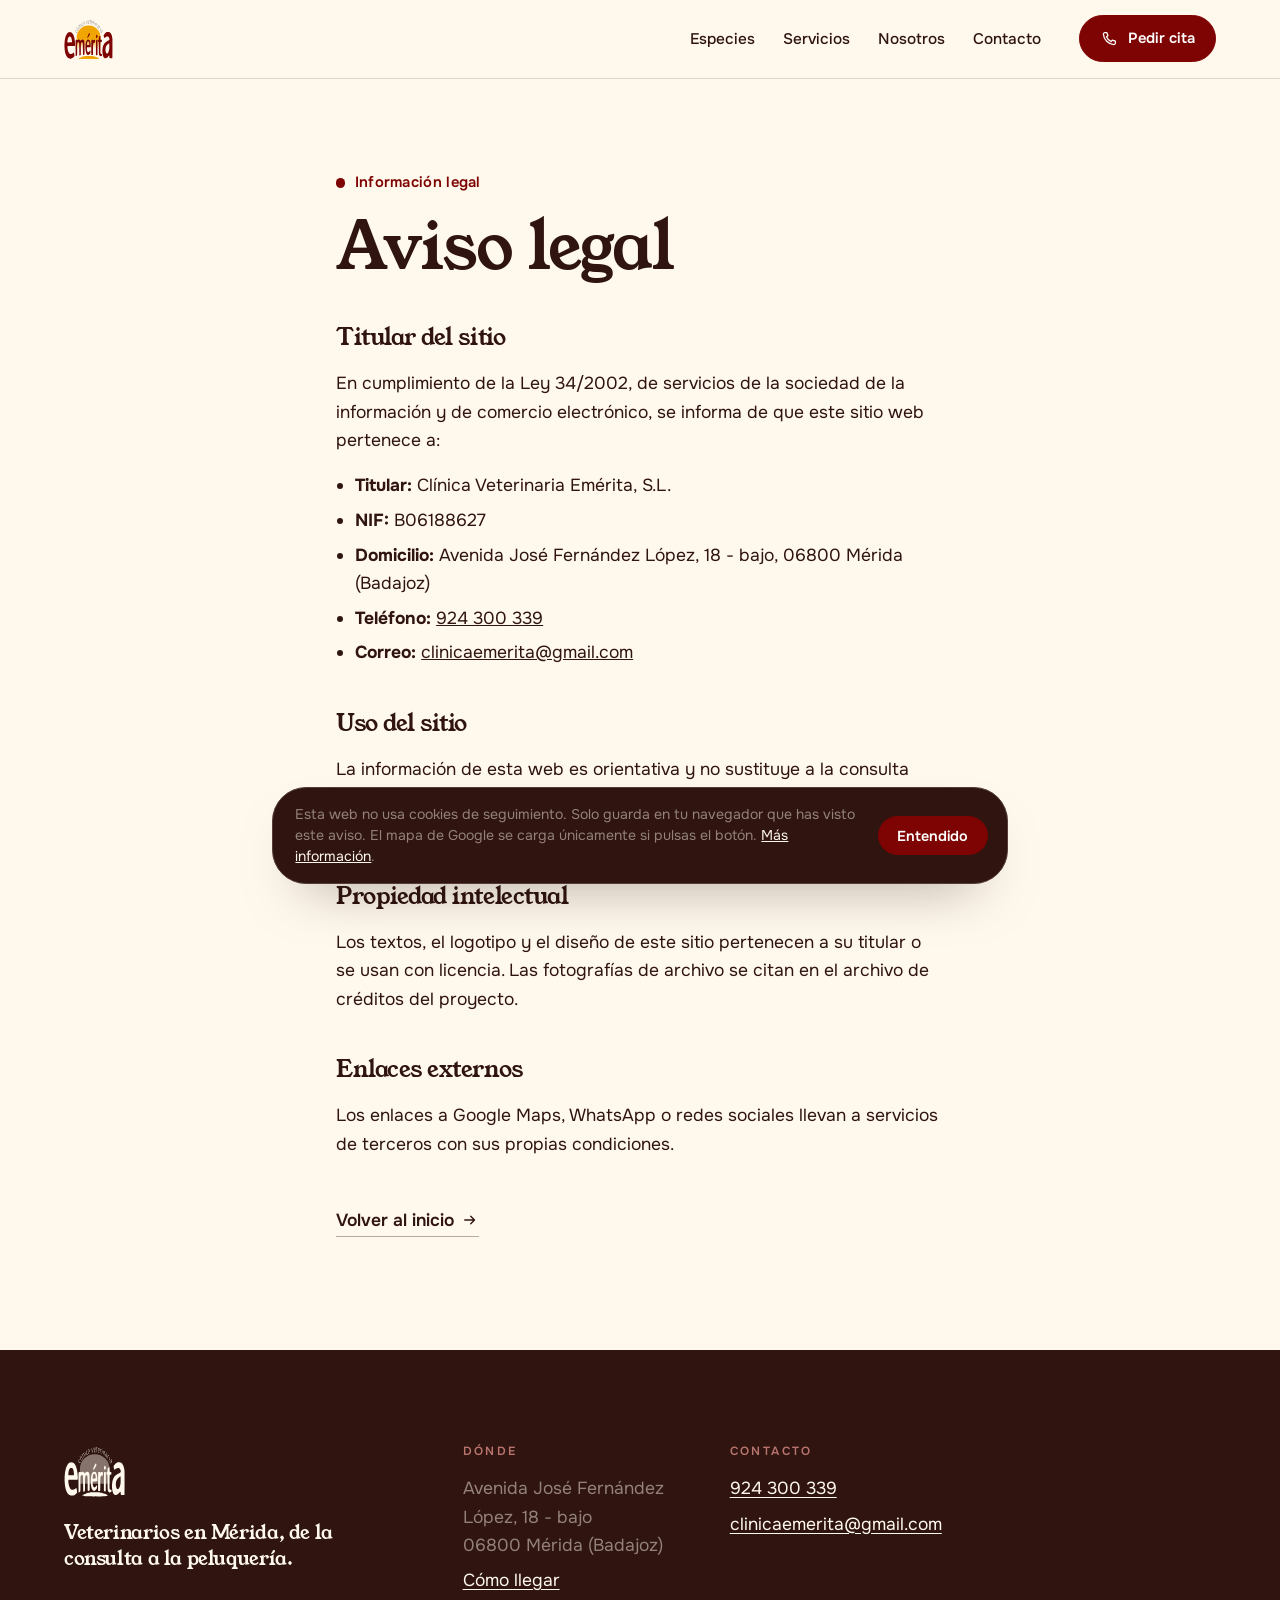
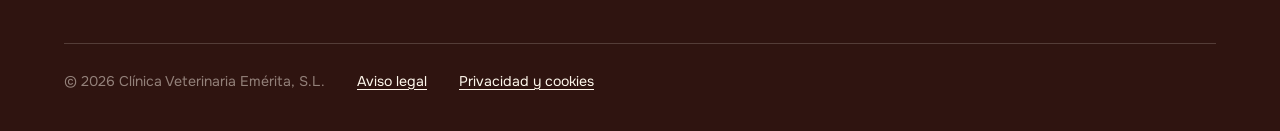
<file: aviso-legal.html>
<!DOCTYPE html>
<!-- GENERADO por scripts/aplicar.mjs desde fuente/aviso-legal.html. No editar a mano. -->
<html lang="es" class="sin-js densidad-marca pagina-legal" data-personalidad="cercana" data-fondo="claro" data-logo-oscuro="mono" data-duotono="no" data-paleta="a" data-marca="ecoemerita">
<head>
<meta charset="utf-8">
<meta name="viewport" content="width=device-width, initial-scale=1">
<meta name="robots" content="noindex, nofollow">
<meta name="theme-color" content="#FFF8EC">
<link rel="icon" href="favicon.svg" type="image/svg+xml">
<link rel="manifest" href="manifest.json">
<link rel="preconnect" href="https://fonts.googleapis.com">
<link rel="preconnect" href="https://fonts.gstatic.com" crossorigin>
<link rel="stylesheet" id="fuentes" href="https://fonts.googleapis.com/css2?family=Young+Serif&amp;family=Onest:wght@400;500;600;700&amp;display=swap">
<link rel="stylesheet" id="hoja-marca" href="css/marca.css?v=6ff5adda">
<link rel="stylesheet" href="css/base.css?v=154d4632">
<script>
/* Bloqueante a propósito: todo lo que cambia el aspecto se resuelve antes del
   primer pintado, o la página arranca de una forma y salta a otra.
   Lo que va entre las marcas del mando lo borra scripts/quitar_mandos.py. */
(function () {
  var h = document.documentElement;
  h.classList.remove('sin-js');
  h.classList.add('con-js');
})();
</script>

<title>Aviso legal · Clínica Veterinaria Emérita</title>
<meta name="description" content="Aviso legal de Clínica Veterinaria Emérita.">
</head>
<body>
<a class="salto-contenido" href="#contenido">Saltar al contenido</a>
<svg class="sprite" aria-hidden="true" focusable="false" width="0" height="0">
<symbol id="i-telefono" viewBox="0 0 24 24"><path d="M6.6 3.5h2.6l1.4 4.1-2 1.5a11.5 11.5 0 0 0 6.3 6.3l1.5-2 4.1 1.4v2.6A2.1 2.1 0 0 1 18.4 19.5 15.2 15.2 0 0 1 4.5 5.6 2.1 2.1 0 0 1 6.6 3.5Z" fill="none" stroke="currentColor" stroke-width="1.7" stroke-linejoin="round"/></symbol>
<symbol id="i-whatsapp" viewBox="0 0 24 24"><path d="M4.2 19.8 5.3 16A8.3 8.3 0 1 1 8.2 18.8Z" fill="none" stroke="currentColor" stroke-width="1.7" stroke-linejoin="round"/><path d="M9.2 8.4c.3 2.8 2.9 5.5 6 6.3l1-1.3-1.8-1-1 .8a5 5 0 0 1-2.3-2.3l.8-1-1-1.8Z" fill="currentColor"/></symbol>
<symbol id="i-mapa" viewBox="0 0 24 24"><path d="M12 21s-6.5-5.6-6.5-11a6.5 6.5 0 0 1 13 0C18.5 15.4 12 21 12 21Z" fill="none" stroke="currentColor" stroke-width="1.7" stroke-linejoin="round"/><circle cx="12" cy="10" r="2.3" fill="none" stroke="currentColor" stroke-width="1.7"/></symbol>
<symbol id="i-reloj" viewBox="0 0 24 24"><circle cx="12" cy="12" r="8.5" fill="none" stroke="currentColor" stroke-width="1.7"/><path d="M12 7.5V12l3 2" fill="none" stroke="currentColor" stroke-width="1.7" stroke-linecap="round"/></symbol>
<symbol id="i-correo" viewBox="0 0 24 24"><rect x="3.5" y="5.5" width="17" height="13" rx="2" fill="none" stroke="currentColor" stroke-width="1.7"/><path d="m4 7 8 6 8-6" fill="none" stroke="currentColor" stroke-width="1.7" stroke-linejoin="round"/></symbol>
<symbol id="i-flecha" viewBox="0 0 24 24"><path d="M5 12h13m-5-5 5 5-5 5" fill="none" stroke="currentColor" stroke-width="1.8" stroke-linecap="round" stroke-linejoin="round"/></symbol>
<symbol id="i-coche" viewBox="0 0 24 24"><path d="M5 16.5V12l1.8-4.6A1.6 1.6 0 0 1 8.3 6.4h7.4a1.6 1.6 0 0 1 1.5 1L19 12v4.5M5 12h14M5 16.5h14" fill="none" stroke="currentColor" stroke-width="1.7" stroke-linejoin="round"/><circle cx="8" cy="16.5" r="1.6" fill="currentColor"/><circle cx="16" cy="16.5" r="1.6" fill="currentColor"/></symbol>
<symbol id="i-tarjeta" viewBox="0 0 24 24"><rect x="3.5" y="6" width="17" height="12" rx="2" fill="none" stroke="currentColor" stroke-width="1.7"/><path d="M3.5 10h17M7 14.5h3" fill="none" stroke="currentColor" stroke-width="1.7" stroke-linecap="round"/></symbol>
<symbol id="i-estrella" viewBox="0 0 24 24"><path d="m12 3.2 2.7 5.6 6.1.8-4.5 4.2 1.1 6.1L12 17l-5.4 2.9 1.1-6.1-4.5-4.2 6.1-.8Z" fill="currentColor"/></symbol>
<symbol id="i-mas" viewBox="0 0 24 24"><path d="M12 5v14M5 12h14" fill="none" stroke="currentColor" stroke-width="1.8" stroke-linecap="round"/></symbol>
<symbol id="i-check" viewBox="0 0 24 24"><path d="m5 12.5 4.2 4L19 7" fill="none" stroke="currentColor" stroke-width="1.9" stroke-linecap="round" stroke-linejoin="round"/></symbol>
<symbol id="i-instagram" viewBox="0 0 24 24"><rect x="4" y="4" width="16" height="16" rx="4.5" fill="none" stroke="currentColor" stroke-width="1.7"/><circle cx="12" cy="12" r="3.6" fill="none" stroke="currentColor" stroke-width="1.7"/><circle cx="16.9" cy="7.1" r="1.1" fill="currentColor"/></symbol>
<symbol id="i-facebook" viewBox="0 0 24 24"><path d="M13.5 20v-7h2.4l.4-2.8h-2.8V8.5c0-.8.3-1.4 1.4-1.4h1.5V4.6a19 19 0 0 0-2.2-.1c-2.2 0-3.6 1.3-3.6 3.7v2H8.2V13h2.4v7" fill="none" stroke="currentColor" stroke-width="1.6" stroke-linejoin="round"/></symbol>

<symbol id="especie-perro" viewBox="0 0 120 120"><path fill="currentColor" fill-rule="evenodd" d="M24.4 106.9 23.6 106.5Q23.4 106.4 23.2 106.3L22.5 105.9L22.5 105.9Q22.3 105.8 22.1 105.7L21.4 105.2Q21.2 105.1 21.1 105L21.1 104.9L20.4 104.4L20.4 104.4Q20.2 104.2 20.1 104.1L20.1 104.1L19.5 103.5Q19.3 103.4 19.2 103.2L19.2 103.2L18.7 102.5L18.7 102.5Q18.5 102.4 18.4 102.2L18 101.5Q17.9 101.3 17.8 101.1L17.4 100.4Q17.3 100.2 17.2 100L16.9 99.3Q16.8 99.1 16.8 98.9L16.5 98.1Q16.5 97.9 16.4 97.7L16.3 96.8Q16.2 96.7 16.2 96.5L16.1 95.5Q16.1 95.4 16.1 95.3L16.1 94.2L16.1 94.2Q16.1 94.2 16.1 94.1L16.1 94.1Q16.1 94 16.1 94L16.1 92.9L16.1 92.9Q16.1 92.7 16.1 92.6L16.3 91.6Q16.3 91.4 16.3 91.3L16.5 90.2Q17 87.8 19.4 87.8Q20.6 87.8 21.4 88.7Q22.3 89.5 22.3 90.7Q22.3 90.9 22.2 91.1L22.1 92.1Q22.1 92.2 22.1 92.3L22 93Q22 93.1 22 93.2L22 93.9Q22 94 22.1 94L22.1 94.7Q22.1 94.7 22.1 94.8L22.2 95.4Q22.3 95.5 22.3 95.6L22.4 96Q22.5 96.1 22.5 96.2L22.7 96.7Q22.7 96.8 22.7 96.8L22.9 97.2Q23 97.3 23 97.4L23.2 97.7Q23.3 97.8 23.4 97.9L23.6 98.2Q23.7 98.3 23.7 98.4L24 98.6Q24.1 98.7 24.2 98.8L24.5 99Q24.5 99.1 24.6 99.1L25 99.4Q25.1 99.4 25.1 99.5L25.5 99.7Q25.6 99.8 25.7 99.8L26.2 100Q26.3 100 26.3 100.1L26.9 100.3Q27 100.3 27 100.3L27.6 100.5Q27.7 100.5 27.8 100.5L28.5 100.6Q28.6 100.7 28.6 100.7L29.4 100.8Q30.5 100.9 31.1 100.4Q31.7 99.9 31.8 98.8Q31.9 98.3 31.7 97.8Q28.8 90.3 31.8 81.2Q31.9 81.1 31.9 81.1Q34.4 72.1 42.2 64.8Q47.3 60 56.8 54.3Q56.8 54.2 56.9 54.2Q58.7 53 60.3 51.6Q61.7 50.3 60.6 48.7Q58.8 46.1 59.7 40.8Q59.7 40.8 59.7 40.8Q61.6 25.8 68.3 23.5Q68.5 23.5 68.7 23.4Q69 23.3 69.2 23.2Q71.9 21.6 75.1 21.6Q78.8 21.6 81.8 23.7Q84.1 25.4 85.4 28Q86 29.2 87.4 29.2Q94.4 29.1 98.6 31Q99.2 31.3 99.9 31.2Q100.2 31.1 100.5 31.1Q101.9 31.1 102.9 32.1Q103.9 33.1 103.9 34.6Q103.9 36.1 103 37Q102.2 37.7 102.2 38.6Q102.2 41.6 101.1 43.5Q101 43.7 100.8 43.8Q98 45.8 92.1 46Q90.7 46 89.4 46Q88.3 45.9 87.7 46.4Q87.1 47 87.1 48.1Q87 48.7 87.4 49.3Q89.8 53.1 90.8 55.4Q93 60.6 92.3 65.7Q92.3 65.8 92.3 65.9L91.6 99.5Q91.5 101.2 93.2 101.7Q96.7 102.5 96.7 104.6Q96.7 107.1 92 107.9Q91.9 107.9 91.7 107.9Q91.7 107.9 91.7 107.9Q91.7 108 91.7 108Q91.7 108 91.6 108L91.6 108Q91.6 108 91.6 108H25.9Q25.6 107.3 24.7 107Q24.6 106.9 24.4 106.9ZM71 103.8Q70.7 105 71.8 105.3Q73 105.6 73.3 104.5Q76.4 93.9 72 85.6Q67.6 77.2 57.1 74.2Q56.6 74 56.2 74.2Q55.8 74.5 55.7 75Q55.3 76.2 56.5 76.5Q66 79.2 69.9 86.7Q73.8 94.1 71 103.8ZM75.2 25Q74.8 23.9 73.7 24.3Q73.1 24.5 72.9 24.9Q72.8 25.3 73 25.9Q75 31.2 73.3 38.5Q71.6 45.7 67.4 50.6Q67 51 67.1 51.5Q67.1 51.9 67.6 52.3Q68.5 53.1 69.2 52.1Q73.8 46.8 75.6 39Q77.5 31 75.2 25ZM84.3 30.2C84.3 28.9 83.2 27.7 81.8 27.7C80.4 27.7 79.3 28.9 79.3 30.2C79.3 31.6 80.4 32.7 81.8 32.7C83.2 32.7 84.3 31.6 84.3 30.2Z"/></symbol>
<symbol id="especie-gato" viewBox="0 0 120 120"><path fill="currentColor" fill-rule="evenodd" d="M80.8 33.8Q83.4 37.8 82.5 41.6Q81.9 44 79.9 45.8Q79.4 46.3 79.3 47Q78.9 48.6 77.8 49.9Q76.4 51.4 77.7 52.9Q82.2 57.8 82.1 64.8Q82.1 64.8 82.1 64.9Q82.1 66.1 81.9 67.2Q81.9 67.3 81.9 67.3Q81.6 68.6 81.1 70.8Q80 76.1 80 78.9V97.1Q70.2 98.2 59.9 98Q62 89 57 82.3Q51.9 75.3 41.3 73.8Q40.7 73.7 40.4 74Q40.1 74.3 40 74.9Q39.8 76 41 76.2Q50.6 77.6 55.1 83.7Q59.5 89.7 57.5 98Q49.5 97.7 41.3 96.6Q40.1 96.5 40 97.7Q39.8 98.8 41 99Q62 101.8 81.3 99.3Q81.7 99.4 82.2 99.4Q82.3 99.4 82.4 99.4L83.9 99.2L84 99.2L84 99.2L85.7 99Q85.8 99 85.8 99L87.3 98.7Q87.4 98.7 87.4 98.7L88.3 98.5Q88.5 98.5 88.7 98.4L88.9 98.3Q88.9 98.3 89 98.3L89.5 98Q89.6 98 89.6 98L90.1 97.7Q90.1 97.7 90.2 97.7L90.6 97.4Q90.7 97.4 90.7 97.3L91.1 97.1Q91.1 97.1 91.2 97L91.5 96.8Q91.5 96.7 91.6 96.7L91.9 96.5Q91.9 96.4 92 96.4L92.2 96.2Q92.3 96.1 92.3 96.1L92.5 95.8Q92.5 95.8 92.6 95.7L92.7 95.5Q92.8 95.5 92.8 95.4L93 95.2Q93 95.2 93.1 95.1L93.2 94.9Q93.2 94.8 93.2 94.8L93.3 94.6Q93.4 94.5 93.4 94.4L93.5 94.2Q93.5 94.1 93.5 94.1L93.6 93.9Q93.6 93.8 93.6 93.7L93.7 93.5Q93.7 93.4 93.7 93.3L93.8 93.1Q93.8 93 93.8 92.9L93.8 92.7Q93.8 92.6 93.8 92.5L93.8 92.2Q93.8 92.1 93.8 92.1L93.8 91.7Q93.8 91.7 93.8 91.6L93.7 91.2Q93.7 91.2 93.7 91.1L93.7 90.7Q93.7 90.6 93.6 90.6L93.5 90.1Q93.5 90.1 93.5 90L93.4 89.5Q93.3 89.1 93.3 88.6Q93.3 87.3 94.2 86.3Q95.1 85.4 96.5 85.4Q98.8 85.4 99.5 87.6L99.7 88.2Q99.8 88.3 99.8 88.5L99.8 88.5L100 89Q100 89.2 100 89.3L100 89.3L100 89.3L100.2 89.9Q100.2 89.9 100.2 89.9Q100.2 90 100.2 90.2L100.2 90.2L100.2 90.2L100.3 90.8Q100.4 90.9 100.4 91L100.4 91.1L100.5 91.6L100.5 91.6Q100.5 91.8 100.5 91.9L100.5 91.9L100.5 92.5L100.5 92.5L100.5 92.6Q100.5 92.7 100.5 92.8L100.5 93.4L100.5 93.4Q100.5 93.6 100.5 93.7L100.5 94.3Q100.5 94.4 100.5 94.6L100.5 94.6L100.4 95.1Q100.4 95.3 100.3 95.5L100.3 95.5L100.2 96Q100.2 96.2 100.1 96.3L100.1 96.3L100.1 96.4L100 96.8Q99.9 97 99.9 97.2L99.8 97.2Q99.8 97.2 99.8 97.2Q99.8 97.2 99.8 97.2Q99.8 97.2 99.8 97.2L99.7 97.6Q99.6 97.9 99.5 98L99.5 98L99.3 98.5Q99.3 98.5 99.3 98.5Q99.2 98.7 99.1 98.8L99.1 98.8L99.1 98.8L98.9 99.3Q98.8 99.5 98.7 99.6L98.7 99.6L98.4 100.1L98.4 100.1Q98.3 100.2 98.2 100.4L98.2 100.4L97.8 100.9Q97.7 101 97.6 101.1L97.6 101.1L97.6 101.1L97.2 101.6L97.2 101.6L97.2 101.6Q97.1 101.7 97 101.8L97 101.8L96.5 102.3Q96.4 102.4 96.3 102.4L96.3 102.4L96.3 102.5L96.3 102.5L96.3 102.5L95.8 102.9L95.7 102.9Q95.7 103 95.6 103Q95.6 103.1 95.5 103.1Q95.6 103.1 95.6 103.1L95 103.5Q94.9 103.6 94.8 103.7L94.8 103.7L94.2 104.1Q94.2 104.1 94.2 104.1L94.2 104.1Q94.1 104.2 93.9 104.3L93.9 104.3L93.9 104.3L93.3 104.6L93.3 104.6Q93.2 104.7 93.1 104.8L93.1 104.8L93 104.8L92.4 105.1Q92.3 105.2 92.1 105.3L92.1 105.3L92.1 105.3L91.5 105.6L91.5 105.6Q91 105.9 90.5 106L89.1 106.3Q88.9 106.3 88.8 106.4L88.8 106.4L87.2 106.7Q87.1 106.7 86.9 106.7L86.9 106.7L85.2 107Q85 107 84.9 107L84.9 107.1L83 107.3L82.9 107.3Q82.9 107.3 82.8 107.3L82.8 107.3L81.3 107.5Q80.8 107.6 80.4 107.8Q80.1 108 79.8 108H27.5L27.3 108Q25.6 107.9 24.4 106.6Q23.2 105.4 23.2 103.6Q23.2 103 23.4 102.4Q23.7 101.3 23 100.4Q18.3 94.2 19.8 84.7Q22.5 68.6 43.1 56.6Q43.1 56.6 43.1 56.6Q46.1 54.7 50.5 51.8Q52.7 50.4 54.2 49.4Q56.1 48.3 54.9 46.4Q54.9 46.4 54.9 46.4Q52.8 43.2 52.8 39.1Q52.8 38.5 52.9 37.9Q52.9 37.7 52.8 37.4Q52.8 37.2 52.8 37L55.8 20Q56 18.8 57.2 19Q57.6 19.1 57.8 19.3L63.8 25Q64.5 25.6 65.5 25.6Q65.8 25.6 66.2 25.6Q67.2 25.5 67.8 24.7L73.7 17.6Q74.5 16.7 75.4 17.4Q75.7 17.6 75.8 18L80.3 32.7Q80.4 33 80.5 33.2Q80.5 33.3 80.6 33.4Q80.7 33.6 80.8 33.8ZM74.7 37.2C74.7 35.8 73.6 34.7 72.2 34.7C70.8 34.7 69.7 35.8 69.7 37.2C69.7 38.6 70.8 39.7 72.2 39.7C73.6 39.7 74.7 38.6 74.7 37.2Z"/></symbol>
<symbol id="especie-ave" viewBox="0 0 120 120"><path fill="currentColor" fill-rule="evenodd" d="M79.2 74.8Q76.4 86.1 68.7 92.6Q66.1 94.7 63.5 96Q61.5 96.9 62.5 98.9Q63.1 100.2 64.4 100.2H97.7Q99.3 100.2 100.5 101.3Q101.6 102.5 101.6 104.1Q101.6 105.7 100.5 106.9Q99.3 108 97.7 108H46.2Q44.5 108 43.4 106.9Q42.3 105.7 42.2 104.1Q42.2 103 41.7 102.5Q41.1 102 40 102Q39.4 102 38.9 102.3L38.8 102.3Q38.8 102.4 38.7 102.4L38.7 102.4L38.7 102.4L37.6 103.1Q37.5 103.1 37.4 103.2L37.4 103.2L36.4 103.8Q36.3 103.8 36.2 103.9L36.2 103.9L35.1 104.5Q35.1 104.5 35 104.6L35 104.6L35 104.6L33.9 105.2L33.9 105.2Q33.8 105.2 33.7 105.3L33.7 105.3L32.7 105.8Q32.7 105.9 32.6 105.9Q32.6 105.9 32.5 105.9L32.5 105.9L31.5 106.5Q31.4 106.6 31.3 106.6L31.3 106.6L30.3 107.2Q30.1 107.2 30.1 107.3L30.1 107.3L29 107.8Q29 107.8 29 107.8Q28.9 107.8 28.9 107.9L28.8 107.9L28.6 108H18.4Q18.4 106.5 19.6 105.6L19.6 105.5L20.5 104.8L20.6 104.8L20.6 104.7L20.6 104.7L21.6 103.9L21.6 103.9L21.6 103.9L22.5 103.1L22.6 103.1L22.6 103.1L22.6 103.1L22.6 103.1L23.5 102.3L23.5 102.3L23.5 102.3L23.5 102.2L23.5 102.2L23.6 102.2L24.5 101.4L24.5 101.4L24.5 101.4L24.6 101.4L24.6 101.4Q24.6 101.3 24.7 101.3L25.5 100.5L25.5 100.5Q25.6 100.5 25.6 100.5L25.6 100.5L26.5 99.6Q26.6 99.6 26.6 99.6L26.6 99.6L27.5 98.8L27.5 98.8L27.5 98.8L27.6 98.7L28.5 97.9L28.5 97.9L28.5 97.9Q28.5 97.8 28.5 97.8L28.6 97.8L29.5 97L29.5 96.9L29.5 96.9L29.6 96.9L30.5 96L30.5 96L30.5 96L30.5 96L31.5 95.1L31.5 95.1L31.5 95.1L31.5 95.1L32.5 94.2L32.5 94.2L32.5 94.1L32.5 94.1L33.5 93.2L33.5 93.2L33.5 93.2L33.5 93.2L34.5 92.3L34.5 92.3L34.5 92.2L34.5 92.2L35.4 91.3L35.4 91.3L35.5 91.3Q35.5 91.2 35.5 91.2L35.5 91.2L36.4 90.3L36.4 90.3L36.5 90.3L37.4 89.3L37.4 89.3L37.4 89.3L38.4 88.3L38.4 88.3L38.4 88.3L38.4 88.3L39.4 87.3L39.4 87.3L39.4 87.3L39.4 87.3L40 86.6Q40.9 85.7 40.5 84.4Q37.4 75.5 40 65Q42 57 46.8 51.1Q50.3 46.8 54.5 44.5Q55.5 44 55.7 43.3Q55.9 42.6 55.4 41.6Q55.3 41.4 55.1 41.2Q51.8 37.3 51.8 31.8Q51.8 25.8 56 21.5Q60.3 17.3 66.3 17.3Q72.4 17.3 76.6 21.5Q80.8 25.7 80.9 31.5Q80.9 32.5 81.7 33.2Q85.5 36.3 84.6 41.4Q84.1 44.2 82.6 46.1Q81.8 47 80.9 46.3Q80.7 46.1 80.6 45.9Q79.4 43.9 75.8 43.7Q73.6 43.6 73.5 45.8Q73.5 46.8 74.1 47.4Q77.7 51.3 79.3 57.5Q81.4 65.7 79.2 74.8ZM49.5 54.6Q49.9 53.5 48.8 53.1Q47.6 52.7 47.3 53.9Q43.6 64.8 45.1 75.3Q46.8 86.8 54.3 94.3Q55.1 95.1 56 94.3Q56.4 93.9 56.4 93.4Q56.4 93 56 92.6Q49 85.6 47.5 74.9Q46.1 65 49.5 54.6ZM73.3 28.5C73.3 27.1 72.2 26 70.8 26C69.4 26 68.3 27.1 68.3 28.5C68.3 29.9 69.4 31 70.8 31C72.2 31 73.3 29.9 73.3 28.5Z"/></symbol>
<symbol id="logo-ecoemerita" viewBox="0 0 1359.839 1136.806"><defs><linearGradient id="l-ecoemerita-sol-g" x1="0" y1="0" x2="0" y2="1"><stop offset="0" stop-color="#F0A500"/><stop offset=".55" stop-color="#F0A500"/><stop offset="1" stop-color="#F0A500" stop-opacity="0"/></linearGradient></defs>
<path fill="url(#l-ecoemerita-sol-g)" d="M352.932 838.332V512.332A330 330 0 0 1 1012.932 512.332V838.332Z"/>
<path fill="#F0A500" fill-rule="evenodd" d="M729.432 1121.832C725.532 1121.132 718.832 1119.532 714.532 1118.432C702.632 1115.332 690.432 1115.532 675.432 1119.332C660.132 1123.132 653.732 1123.132 638.432 1119.332C621.632 1115.032 604.532 1114.432 519.332 1114.932C427.632 1115.532 417.532 1114.732 412.432 1106.932C408.032 1100.232 411.232 1093.532 421.032 1088.632C431.632 1083.232 468.832 1065.832 477.332 1062.332C481.632 1060.432 489.932 1056.132 495.832 1052.632C507.432 1045.732 509.632 1044.932 521.432 1043.232C525.832 1042.632 532.332 1041.532 535.932 1040.832C539.532 1040.132 546.932 1038.732 552.432 1037.832C557.932 1036.832 567.232 1034.632 573.132 1032.732C592.632 1026.632 589.332 1026.832 688.932 1026.832C780.432 1026.832 780.432 1026.832 794.432 1030.632C802.432 1032.832 814.732 1035.332 823.132 1036.332C841.032 1038.632 845.832 1039.832 865.232 1046.932C873.632 1050.032 891.832 1056.532 905.732 1061.432C934.932 1071.732 935.532 1072.032 950.932 1082.332C968.732 1094.332 971.832 1099.832 965.032 1107.632C958.932 1114.432 958.032 1114.532 905.632 1114.832C853.032 1115.132 851.032 1115.332 834.432 1119.632C820.432 1123.332 745.032 1124.932 729.432 1121.832Z"/>
<path fill="#666666" fill-rule="evenodd" d="M1037.032 386.732C1034.632 381.332 1036.632 372.532 1041.032 369.632C1047.332 365.432 1049.832 354.132 1045.832 347.632C1044.632 345.732 1043.632 342.932 1043.432 341.332C1043.332 339.632 1042.032 337.532 1040.332 335.932C1037.632 333.632 1037.532 333.332 1039.032 331.832C1041.032 329.732 1043.932 332.032 1043.932 335.832C1043.932 339.832 1052.332 340.932 1055.932 337.332C1060.032 333.232 1058.032 314.932 1052.532 306.932C1051.132 304.832 1049.932 302.432 1049.932 301.732C1049.932 301.032 1048.032 299.232 1045.732 297.632C1040.532 294.132 1040.132 292.932 1043.432 290.732C1046.732 288.632 1050.532 290.032 1052.032 294.032C1052.632 295.632 1054.132 297.932 1055.432 299.332C1059.132 303.232 1064.932 320.732 1064.932 328.032C1064.932 334.132 1055.732 361.132 1051.332 367.832C1050.632 368.932 1048.632 373.632 1046.932 378.332C1042.932 389.332 1039.532 392.132 1037.032 386.732ZM344.932 378.332C341.932 377.232 339.332 376.332 339.232 376.332C339.132 376.332 337.932 373.032 336.432 369.132C334.932 365.132 332.832 360.432 331.732 358.632C328.832 353.732 324.832 339.632 324.232 331.732C323.432 322.032 327.532 305.632 332.132 299.332C333.232 297.932 335.032 295.232 336.232 293.332C338.732 289.532 341.232 288.532 343.432 290.332C345.732 292.232 345.232 294.232 341.732 298.332C333.832 307.432 330.932 315.432 330.932 327.732C330.932 338.732 340.932 365.232 346.132 367.932C351.932 370.932 360.532 368.932 361.632 364.432C362.332 361.332 365.732 357.332 367.632 357.332C369.432 357.332 369.332 364.732 367.532 366.232C366.732 366.932 365.132 369.432 364.032 371.832C360.432 379.532 354.432 381.532 344.932 378.332ZM1021.732 369.632C1016.332 358.932 1015.632 334.532 1020.632 329.032C1021.732 327.832 1023.332 325.532 1024.032 323.832C1025.932 319.932 1030.132 318.332 1033.732 320.432C1037.332 322.432 1037.232 325.432 1033.432 327.132C1028.632 329.232 1027.632 329.932 1026.832 331.432C1020.932 343.532 1020.632 344.332 1021.332 350.132C1022.432 359.732 1025.532 367.632 1029.032 369.732C1033.132 372.132 1032.732 375.732 1028.332 376.132C1025.332 376.432 1024.932 376.032 1021.732 369.632ZM385.132 334.132C384.632 333.432 383.032 329.432 381.632 325.332C380.232 321.232 378.032 315.332 376.832 312.332C375.632 309.332 373.632 303.432 372.232 299.332C370.932 295.232 368.932 289.732 367.832 287.132C366.832 284.532 365.932 281.132 365.932 279.632C365.932 276.732 363.032 267.432 358.932 257.332C354.332 245.932 353.632 243.632 352.732 235.832C351.132 223.432 351.232 221.932 353.132 221.532C355.132 221.132 359.932 231.032 359.932 235.732C359.932 237.432 362.032 244.732 364.532 251.832C373.232 276.432 373.932 278.732 373.932 281.632C373.932 283.132 374.832 286.532 375.832 289.132C376.832 291.732 378.732 296.932 379.832 300.732C381.032 304.532 382.432 308.432 383.032 309.532C384.032 311.432 384.632 313.232 388.332 326.732C390.432 334.332 388.632 338.432 385.132 334.132ZM994.932 325.332C994.132 324.832 993.832 323.432 994.232 321.732C995.232 316.132 999.032 302.732 1000.832 298.332C1001.832 295.832 1003.432 292.032 1004.432 289.832C1005.332 287.532 1006.432 283.332 1006.832 280.332C1007.332 277.332 1008.732 272.332 1009.932 269.332C1011.132 266.332 1013.232 260.332 1014.532 256.032C1018.132 244.932 1022.032 244.032 1021.232 254.632C1020.832 260.032 1019.432 264.232 1015.332 272.932C1014.032 275.732 1012.932 279.432 1012.932 281.132C1012.932 285.032 1010.932 292.332 1006.932 303.332C998.732 325.932 997.932 327.232 994.932 325.332ZM406.132 298.632C403.032 289.832 400.932 282.232 400.932 279.532C400.932 277.132 396.732 263.132 393.032 252.832C390.232 245.232 388.932 239.932 388.932 236.232C388.932 234.332 388.032 231.132 386.932 229.032C383.932 223.432 385.332 217.432 389.332 218.932C391.132 219.632 395.632 232.532 396.232 238.832C396.532 241.632 399.332 251.332 402.332 260.532C405.432 269.732 407.932 278.832 407.932 280.632C407.932 282.532 408.532 285.932 409.332 288.132C411.532 294.432 411.832 303.632 409.832 304.132C408.632 304.332 407.632 302.832 406.132 298.632ZM958.232 283.732C957.232 281.232 958.832 268.432 960.532 265.132C962.532 261.332 967.932 240.832 967.932 236.932C967.932 235.432 969.032 230.432 970.332 225.932C971.732 221.532 973.132 216.332 973.432 214.432C975.632 203.532 980.132 198.132 982.432 203.632C984.332 208.332 985.632 209.032 992.332 209.532C999.532 210.132 1000.932 211.632 1000.932 218.932C1000.932 225.032 999.332 226.732 996.832 223.232C993.132 218.232 991.832 217.332 988.732 217.332C984.432 217.332 983.632 218.032 981.232 222.832C980.132 225.032 978.432 228.232 977.532 229.832C976.632 231.432 975.932 234.332 975.932 236.132C975.932 237.932 975.132 241.032 974.032 243.132C973.032 245.132 971.632 249.332 970.932 252.332C970.232 255.332 968.332 262.132 966.832 267.432C965.232 272.732 963.932 278.032 963.932 279.232C963.932 284.132 959.732 287.532 958.232 283.732ZM429.932 269.132C429.332 267.832 428.332 264.332 427.532 261.332C426.832 258.332 425.532 254.232 424.632 252.232C423.832 250.232 422.632 245.332 422.032 241.232C420.932 234.332 420.232 231.332 416.532 218.832C415.732 216.132 414.932 212.932 414.632 211.832C414.332 210.732 412.932 206.632 411.532 202.832C407.932 193.132 408.132 191.832 412.932 189.332C415.432 188.032 417.432 186.132 418.232 184.032C419.032 182.332 420.332 180.232 421.232 179.432C422.232 178.732 422.932 177.032 422.932 175.732C422.932 173.332 433.532 161.332 435.632 161.332C441.032 161.332 450.132 180.732 454.032 200.832C455.032 206.332 456.932 214.032 458.132 217.832C460.432 225.532 461.232 238.332 459.332 239.032C458.332 239.332 455.632 232.332 452.832 221.832C452.432 220.232 450.332 212.132 448.132 203.832C441.132 177.532 440.532 176.632 431.632 177.732C425.532 178.432 424.732 179.232 422.632 186.332C418.632 199.832 418.432 203.332 421.432 212.432C425.132 223.632 425.932 226.732 426.832 233.832C427.332 237.132 429.332 246.232 431.432 254.132C434.432 265.632 434.932 268.632 433.932 269.832C432.232 271.932 431.032 271.732 429.932 269.132ZM936.532 253.532C933.232 248.732 933.232 247.632 936.832 243.832C938.932 241.732 940.132 239.132 940.832 235.332C941.432 232.332 942.832 226.032 944.032 221.332C946.232 212.932 946.232 212.932 943.632 208.132C940.432 202.432 940.932 200.732 946.032 199.332C954.932 196.932 955.532 175.332 946.932 167.532C944.832 165.732 942.832 163.032 942.532 161.732C942.032 160.032 940.532 158.632 937.432 157.332C932.332 155.132 931.332 152.032 935.232 150.232C938.432 148.732 942.832 150.632 944.032 154.032C944.532 155.632 946.532 157.732 948.632 158.832C957.532 163.732 960.432 180.532 956.132 201.832C954.032 212.032 952.832 216.332 949.332 226.832C948.632 229.032 947.832 233.132 947.532 235.832C945.732 254.532 941.732 260.932 936.532 253.532ZM921.432 241.332C920.432 240.232 919.232 237.432 918.832 235.032C918.432 232.732 917.332 228.832 916.432 226.332C913.932 219.532 916.932 195.632 920.932 190.832C922.632 188.732 933.732 188.832 936.732 190.932C941.432 194.132 939.232 196.432 930.532 197.432C921.932 198.432 921.532 199.132 921.032 213.832C920.832 223.932 921.032 226.832 922.432 229.532C924.132 232.932 925.332 243.332 924.032 243.332C923.532 243.332 922.432 242.432 921.432 241.332ZM478.432 213.132C477.532 208.232 474.332 194.032 471.932 183.832C463.332 148.132 462.432 141.832 465.532 140.632C467.832 139.732 469.532 142.432 470.432 147.932C470.732 150.432 472.132 156.732 473.432 161.932C474.832 167.132 476.632 175.332 477.432 180.132C478.232 184.932 479.832 193.332 481.032 198.832C483.932 212.932 483.932 215.732 481.232 216.132C479.532 216.432 479.032 215.832 478.432 213.132ZM893.332 210.832C892.732 208.532 893.632 203.732 899.332 177.832C906.332 146.232 905.232 129.932 895.932 126.832C884.032 122.832 878.032 131.432 875.932 155.832C875.432 161.332 874.132 168.732 873.132 172.332C872.032 175.932 870.832 181.132 870.532 183.932C869.332 192.432 865.932 193.832 865.932 185.832C865.932 180.732 868.832 159.332 869.832 157.532C870.332 156.632 871.032 153.332 871.432 150.332C872.932 138.132 878.032 111.932 879.032 110.632C881.232 108.032 885.932 111.432 885.932 115.732C885.932 120.032 889.232 121.432 894.932 119.532C906.932 115.732 915.832 140.632 908.932 158.832C908.332 160.332 905.932 171.632 903.432 183.832C898.032 211.232 895.232 218.532 893.332 210.832ZM511.432 197.632C510.332 197.432 508.432 197.032 507.232 196.732C505.732 196.432 504.032 194.532 502.532 191.432C488.532 163.932 487.132 116.932 500.032 108.732C502.132 107.432 503.932 105.832 503.932 105.332C503.932 103.132 508.032 100.332 511.332 100.332C517.232 100.332 517.132 106.132 511.232 108.432C510.032 108.832 508.232 110.732 507.332 112.532C506.432 114.332 504.232 117.032 502.432 118.532C494.032 125.532 496.032 165.732 505.432 179.432C506.832 181.332 507.932 183.432 507.932 183.932C507.932 189.632 519.632 189.832 522.532 184.232C524.032 181.132 527.632 180.332 528.532 182.732C528.832 183.432 528.132 185.832 527.032 187.932C525.832 190.032 524.932 192.332 524.932 193.032C524.932 195.832 516.432 198.732 511.432 197.632ZM378.632 196.632C376.932 195.032 379.032 184.332 380.932 184.332C382.132 184.332 382.932 187.032 382.932 190.832C382.932 196.332 380.932 199.032 378.632 196.632ZM548.632 176.632C540.932 174.632 535.532 140.432 541.232 129.732C542.632 127.032 544.032 124.032 544.332 123.032C545.132 120.532 549.132 119.332 554.832 120.032C560.832 120.732 561.432 119.932 562.432 109.332C563.232 100.432 559.132 89.132 554.732 87.932C548.032 86.132 541.732 87.932 539.732 92.032C537.932 95.732 533.932 96.432 533.932 93.032C533.932 91.732 534.732 89.832 535.832 88.932C536.832 88.032 537.932 85.932 538.332 84.232C539.132 79.932 555.532 76.932 560.632 80.132C562.632 81.432 566.932 93.332 566.932 97.432C566.932 99.532 567.632 104.232 568.532 108.032C571.832 121.932 570.332 146.932 566.932 134.432C564.732 126.232 560.032 124.432 550.032 127.732C540.032 131.032 542.432 160.332 553.332 168.732C557.532 171.832 557.832 173.632 554.732 175.732C552.432 177.332 551.832 177.432 548.632 176.632ZM841.632 174.732C840.232 173.332 841.032 165.732 844.432 144.932C846.332 133.332 848.532 118.232 849.332 111.332C850.832 98.332 852.332 93.332 854.532 93.332C857.032 93.332 857.232 100.232 854.932 113.132C853.732 120.132 851.932 132.532 850.832 140.832C847.532 167.432 844.732 177.732 841.632 174.732ZM560.232 164.732C559.332 162.332 561.232 159.832 564.032 159.832C566.732 159.832 567.732 162.632 565.932 164.832C564.232 166.832 561.032 166.732 560.232 164.732ZM803.432 150.032C803.132 149.132 802.732 147.632 802.432 146.832C801.732 144.432 804.832 115.432 806.432 109.832C807.232 106.832 808.032 98.132 808.332 88.332C808.932 69.832 809.332 67.332 812.032 67.332C813.432 67.332 814.032 68.332 814.532 71.332C815.732 78.432 817.332 79.332 826.732 77.832C831.632 76.932 834.932 79.032 834.932 82.932C834.932 85.932 832.232 87.332 826.532 87.332C817.832 87.332 811.032 100.532 810.932 117.332C810.832 133.032 805.532 156.332 803.432 150.032ZM767.432 147.832C766.932 147.632 765.232 147.232 763.632 146.932C753.632 144.632 749.432 92.632 756.832 62.832C757.432 60.632 758.232 57.032 758.632 54.832C759.332 51.432 760.032 50.532 763.532 48.932C765.732 47.932 768.332 45.732 769.232 44.132C771.332 40.532 774.332 40.732 774.732 44.432C774.932 46.332 774.432 47.232 772.432 48.132C770.232 49.132 769.932 49.932 769.932 54.132C769.932 58.532 769.532 59.332 766.132 62.432C760.532 67.432 758.332 84.932 762.732 89.632C765.632 92.632 765.532 93.432 761.932 97.232C756.632 102.732 755.832 107.132 758.332 117.232C759.032 120.332 760.332 125.732 761.032 129.232C762.732 138.032 764.232 139.332 772.732 139.332C780.132 139.332 783.332 140.832 782.732 143.832C782.132 147.232 772.832 149.632 767.432 147.832ZM630.432 138.332C629.032 135.632 627.932 132.032 627.932 130.332C627.932 128.632 626.932 124.432 625.832 121.032C624.632 117.632 622.832 111.432 621.832 107.332C620.932 103.232 618.432 94.632 616.432 88.332C614.332 82.032 612.332 74.332 611.932 71.332C611.532 68.332 610.632 63.432 609.932 60.632C608.432 54.832 609.532 50.332 612.332 50.332C614.332 50.332 615.232 52.032 616.032 57.332C617.132 64.832 618.932 73.232 622.132 86.332C623.732 93.232 626.032 102.932 627.132 107.832C630.532 123.132 631.232 124.832 633.632 125.132C636.632 125.532 637.732 122.732 638.532 112.032C638.832 107.532 639.732 101.332 640.532 98.232C641.332 95.132 642.432 85.632 643.032 77.232C645.032 47.132 647.132 38.132 651.032 42.032C652.432 43.432 649.132 75.332 647.132 80.332C646.632 81.732 645.832 87.332 645.432 92.832C645.032 98.332 644.132 105.332 643.332 108.332C642.632 111.332 641.732 118.332 641.332 123.832C640.132 141.932 635.432 148.232 630.432 138.332ZM686.432 137.732C684.832 137.432 681.932 137.032 680.132 136.732C664.332 134.232 661.732 44.232 677.232 38.832C679.432 38.132 680.232 38.232 680.932 39.332C682.532 41.732 682.132 43.032 678.732 46.932C673.932 52.332 672.432 65.532 674.432 85.432C674.932 90.132 674.732 94.932 674.032 98.132C672.232 106.532 677.132 124.232 682.232 127.832C683.632 128.832 686.732 129.332 691.432 129.332C698.732 129.332 700.932 130.332 700.932 133.532C700.932 136.532 693.632 138.632 686.432 137.732ZM724.832 135.132C723.932 133.532 723.532 121.232 723.332 91.832C723.132 57.332 722.832 50.232 721.532 47.132C719.632 42.632 720.932 34.432 724.632 27.432C725.932 25.032 726.932 21.832 726.932 20.432C726.932 16.832 728.032 13.332 729.032 13.332C729.532 13.332 729.932 15.032 729.932 17.132C729.932 19.132 730.632 24.432 731.432 28.832C732.232 33.232 732.832 36.932 732.932 37.032C732.932 37.232 734.732 38.232 737.032 39.332C742.132 41.932 742.232 45.232 737.132 46.932C730.032 49.232 730.232 48.332 729.432 76.932C729.032 91.232 728.332 105.032 727.832 107.632C726.432 115.432 727.732 123.832 731.032 128.032C734.232 132.032 734.832 135.832 732.332 136.732C729.032 137.932 726.032 137.332 724.832 135.132ZM779.732 106.232C776.932 104.632 777.632 102.132 782.032 98.332C788.132 93.132 786.232 69.332 779.232 62.832C774.932 58.732 774.232 56.632 775.532 51.632C777.132 45.932 785.832 49.132 785.932 55.432C785.932 56.832 786.832 60.632 788.032 63.932C791.332 73.432 792.032 102.232 789.032 105.232C786.832 107.432 782.632 107.932 779.732 106.232ZM698.332 86.332C694.932 85.032 694.632 83.532 696.932 79.832C701.132 73.032 699.332 52.432 694.132 47.032C692.332 45.232 690.932 42.732 690.932 41.632C690.932 39.032 689.632 38.132 684.932 37.332C680.532 36.632 679.832 34.132 683.432 31.732C686.532 29.732 690.432 31.032 691.832 34.532C692.332 35.832 694.032 37.832 695.632 39.032C699.232 41.632 702.432 50.732 703.332 60.532C703.632 64.332 704.232 70.232 704.532 73.732C705.532 83.932 703.432 88.232 698.332 86.332ZM856.932 60.432C854.032 58.532 855.632 50.332 858.932 50.332C860.832 50.332 862.332 52.732 862.332 55.832C862.332 58.932 860.832 61.332 858.932 61.332C858.632 61.332 857.732 60.932 856.932 60.432Z"/>
<path fill="#7E0303" fill-rule="evenodd" d="M166.532 1101.232C163.332 1100.232 156.632 1098.832 151.532 1098.332C109.932 1093.532 66.632 1045.732 45.632 981.432C32.932 942.732 19.532 870.832 17.432 830.332C17.132 824.032 16.132 812.332 15.132 804.332C12.732 783.132 12.732 694.732 15.132 668.332C16.032 658.132 17.132 643.932 17.432 636.832C19.932 586.032 38.932 498.032 55.532 461.032C82.632 400.532 106.332 373.432 136.132 368.732C141.232 367.932 149.332 366.132 154.232 364.732C163.532 362.032 165.132 362.032 174.932 365.432C177.932 366.432 184.432 367.932 189.332 368.832C223.532 375.032 262.332 427.032 276.832 486.332C278.432 492.632 281.832 506.132 284.432 516.332C292.832 549.732 300.232 593.432 301.932 620.132C302.432 628.732 303.332 638.732 303.832 642.332C307.232 666.532 307.532 737.532 304.132 744.232C300.232 752.332 307.332 751.732 200.932 752.332C95.532 752.932 102.732 752.332 98.332 759.732C95.932 763.632 96.032 793.832 98.532 809.832C99.332 815.332 100.732 825.032 101.532 831.332C106.232 866.932 118.632 909.832 130.132 930.032C132.532 934.332 135.832 940.532 137.432 943.832C143.232 955.932 156.732 967.132 168.432 969.232C201.632 975.332 232.332 965.632 255.932 941.332C273.132 923.732 276.732 926.232 281.932 959.832C283.632 970.832 286.432 987.032 288.032 995.832C291.232 1013.732 291.632 1022.532 289.432 1030.032C282.432 1053.532 232.432 1094.232 206.332 1097.532C201.932 1098.132 194.832 1099.532 190.432 1100.632C179.432 1103.432 173.532 1103.632 166.532 1101.232ZM1134.732 1088.232C1106.932 1084.132 1079.532 1032.932 1071.432 969.832C1070.532 962.732 1069.332 953.932 1068.932 950.332C1067.132 936.932 1065.832 868.532 1066.932 850.332C1072.532 757.232 1104.332 682.732 1154.432 645.232C1160.432 640.732 1169.432 634.832 1190.432 621.732C1203.932 613.332 1228.132 600.932 1234.032 599.332C1251.432 594.632 1262.532 579.932 1261.632 562.832C1259.732 525.332 1241.732 494.732 1217.932 488.732C1192.232 482.232 1171.132 489.232 1144.032 513.332C1119.932 534.832 1118.032 533.132 1105.232 479.032C1098.432 450.432 1099.132 446.832 1113.932 429.332C1117.932 424.632 1123.132 417.932 1125.532 414.332C1136.032 398.332 1173.332 367.532 1189.832 361.232C1196.732 358.532 1223.532 357.432 1239.932 359.232C1277.732 363.232 1307.032 396.732 1326.932 458.832C1330.632 470.532 1339.532 515.332 1341.032 529.832C1341.532 535.332 1343.032 546.132 1344.232 553.832C1346.832 570.532 1347.432 1077.132 1344.832 1082.032C1342.132 1087.132 1339.132 1087.532 1305.032 1087.732C1259.832 1087.932 1260.132 1088.132 1259.232 1043.032C1258.432 1005.832 1255.532 1005.032 1232.932 1035.232C1200.232 1078.832 1172.532 1093.832 1134.732 1088.232ZM1007.332 1030.932C984.232 1022.032 977.232 1009.632 971.232 967.332C968.532 948.832 968.532 948.832 968.032 799.332C967.432 639.332 967.732 648.132 962.532 642.532C961.432 641.232 958.032 639.032 955.232 637.732C945.132 632.932 943.632 628.632 944.132 605.932C944.532 585.932 945.032 584.732 955.932 578.832C967.632 572.532 967.332 573.432 968.032 538.832C968.932 497.232 968.832 497.532 981.732 485.132C992.832 474.332 1001.132 470.932 1006.732 474.932C1011.232 478.032 1011.332 479.732 1011.932 524.332C1012.532 578.432 1012.032 576.932 1032.532 578.432C1050.732 579.732 1052.232 581.632 1052.732 604.832C1053.432 633.132 1051.232 636.632 1032.032 638.232C1009.432 640.232 1011.132 626.832 1011.032 799.332C1010.832 971.332 1010.132 966.432 1035.332 969.232C1050.932 971.032 1054.832 976.032 1055.732 995.932C1056.632 1015.932 1052.232 1021.632 1029.632 1029.832C1018.232 1033.932 1015.532 1034.032 1007.332 1030.932ZM329.232 1030.232C323.032 1027.932 323.532 1037.132 322.832 891.832C322.432 819.232 321.832 750.132 321.432 738.332C320.532 712.232 322.632 594.432 324.132 588.832C326.832 578.232 341.232 574.732 361.732 579.832C373.432 582.632 379.632 581.732 392.532 575.432C415.232 564.232 437.332 571.032 449.932 592.832C459.132 608.832 467.832 609.032 475.932 593.332C494.032 558.632 545.732 562.132 557.032 598.832C570.332 642.032 570.432 643.932 570.432 824.832C570.432 991.132 570.932 979.132 563.632 987.132C552.532 999.032 534.532 1000.732 528.432 990.332C526.432 986.832 526.432 985.232 525.832 855.332C525.032 672.632 523.532 657.532 505.232 649.732C485.732 641.432 474.032 657.332 470.932 696.332C470.332 703.732 469.332 713.832 468.732 718.832C467.932 724.832 467.432 772.132 467.032 861.832C466.332 1017.832 468.032 1001.032 452.432 1009.632C437.432 1018.032 429.732 1017.132 427.032 1006.732C426.432 1004.332 425.632 947.132 425.032 856.332C423.632 677.632 423.432 673.332 415.832 657.932C404.632 635.732 381.232 641.632 372.632 668.832C366.932 687.032 366.732 693.332 366.032 853.832C365.332 1022.532 366.632 1004.932 354.332 1016.232C342.232 1027.232 333.832 1031.932 329.232 1030.232ZM897.432 1005.932C892.632 1004.132 890.332 1001.432 889.032 996.532C886.832 987.832 887.232 592.232 889.432 587.932C895.132 576.632 923.032 575.832 929.532 586.732C931.432 590.032 931.932 986.132 929.932 994.732C927.532 1005.432 911.332 1011.032 897.432 1005.932ZM768.232 1000.432C764.132 999.432 762.332 997.832 760.132 993.932C757.232 988.632 757.532 590.332 760.532 585.332C763.332 580.432 766.932 579.032 777.932 578.532C792.732 577.932 796.432 579.432 804.032 589.332C807.432 593.832 809.732 593.532 815.932 588.032C824.732 580.132 835.232 577.132 847.032 579.232C867.732 582.832 871.932 601.632 860.932 642.232C857.332 655.332 854.832 657.532 842.532 658.432C808.932 660.932 806.032 677.432 805.932 872.632C805.932 996.132 806.132 991.232 800.832 995.932C796.232 1000.032 776.932 1002.632 768.232 1000.432ZM658.932 996.432C645.632 992.332 627.632 973.132 620.232 955.132C614.232 940.432 604.432 903.332 602.432 887.832C601.532 881.032 600.232 871.932 599.432 867.732C598.632 863.532 597.632 856.232 597.332 851.532C597.032 846.732 596.132 833.932 595.232 823.132C592.632 789.732 595.232 710.632 599.932 681.332C608.232 629.732 626.232 586.432 641.832 580.732C644.332 579.732 650.432 577.532 655.332 575.632C665.832 571.732 669.932 571.532 679.932 574.732C684.032 576.032 691.232 578.332 696.032 579.732C707.932 583.332 710.032 585.632 718.732 605.132C728.932 627.932 734.632 648.832 736.432 669.832C736.732 674.232 738.032 686.332 739.132 696.832C740.632 710.932 741.132 723.432 741.332 745.332C741.532 790.132 745.832 786.632 688.432 787.332C635.032 787.932 637.032 787.132 636.132 808.832C634.532 849.132 646.332 900.432 659.932 912.632C672.132 923.532 679.832 923.332 695.432 911.532C700.332 907.832 701.232 906.532 713.032 886.332C727.232 862.132 734.732 868.332 736.532 905.932C738.932 952.332 692.332 1006.532 658.932 996.432ZM1203.432 956.932C1216.332 951.532 1235.532 918.132 1244.232 885.832C1257.332 837.932 1257.232 838.332 1257.832 761.832C1258.132 723.832 1258.032 690.932 1257.632 688.632C1254.932 674.932 1240.832 677.232 1224.432 693.832C1220.032 698.332 1212.132 705.432 1206.932 709.532C1170.832 738.432 1151.532 787.532 1151.432 850.832C1151.332 923.432 1173.832 969.232 1203.432 956.932ZM694.832 722.832C701.632 718.832 702.432 716.832 702.732 700.732C703.232 679.632 698.132 648.532 692.032 634.832C677.832 603.532 648.332 619.232 642.032 661.332C632.732 724.332 633.232 725.432 671.432 725.032C689.432 724.832 691.732 724.632 694.832 722.832ZM214.732 648.032C221.932 644.132 223.232 635.232 220.432 610.932C219.632 603.832 218.432 592.732 217.932 586.432C213.732 536.832 198.332 499.332 178.232 490.032C171.032 486.732 152.532 486.832 145.632 490.232C120.732 502.532 105.632 536.932 97.932 598.732C93.832 631.732 95.532 644.932 104.432 648.932C109.632 651.332 210.332 650.432 214.732 648.032ZM652.132 527.632C645.532 525.032 645.232 510.032 651.532 493.132C655.832 481.332 658.532 475.232 670.432 449.332C673.332 443.032 678.032 432.432 680.932 425.832C699.632 382.132 712.232 374.932 718.432 404.332C722.632 424.432 719.232 435.232 698.332 467.932C696.332 471.032 692.932 477.332 690.832 482.132C688.632 486.832 683.332 495.532 679.032 501.332C674.732 507.132 669.932 514.032 668.432 516.632C662.732 526.532 657.732 529.932 652.132 527.632ZM900.432 525.432C882.832 514.632 881.532 462.532 898.432 442.532C910.932 427.732 929.132 448.232 931.432 479.832C933.632 509.032 915.932 535.032 900.432 525.432Z"/></symbol>
<symbol id="logo-mono-ecoemerita" viewBox="0 0 1359.839 1136.806"><path fill="currentColor" fill-opacity=".42" d="M352.932 838.332V512.332A330 330 0 0 1 1012.932 512.332V838.332Z"/>
<path fill="currentColor" fill-rule="evenodd" d="M729.432 1121.832C725.532 1121.132 718.832 1119.532 714.532 1118.432C702.632 1115.332 690.432 1115.532 675.432 1119.332C660.132 1123.132 653.732 1123.132 638.432 1119.332C621.632 1115.032 604.532 1114.432 519.332 1114.932C427.632 1115.532 417.532 1114.732 412.432 1106.932C408.032 1100.232 411.232 1093.532 421.032 1088.632C431.632 1083.232 468.832 1065.832 477.332 1062.332C481.632 1060.432 489.932 1056.132 495.832 1052.632C507.432 1045.732 509.632 1044.932 521.432 1043.232C525.832 1042.632 532.332 1041.532 535.932 1040.832C539.532 1040.132 546.932 1038.732 552.432 1037.832C557.932 1036.832 567.232 1034.632 573.132 1032.732C592.632 1026.632 589.332 1026.832 688.932 1026.832C780.432 1026.832 780.432 1026.832 794.432 1030.632C802.432 1032.832 814.732 1035.332 823.132 1036.332C841.032 1038.632 845.832 1039.832 865.232 1046.932C873.632 1050.032 891.832 1056.532 905.732 1061.432C934.932 1071.732 935.532 1072.032 950.932 1082.332C968.732 1094.332 971.832 1099.832 965.032 1107.632C958.932 1114.432 958.032 1114.532 905.632 1114.832C853.032 1115.132 851.032 1115.332 834.432 1119.632C820.432 1123.332 745.032 1124.932 729.432 1121.832Z"/>
<path fill="currentColor" fill-rule="evenodd" d="M1037.032 386.732C1034.632 381.332 1036.632 372.532 1041.032 369.632C1047.332 365.432 1049.832 354.132 1045.832 347.632C1044.632 345.732 1043.632 342.932 1043.432 341.332C1043.332 339.632 1042.032 337.532 1040.332 335.932C1037.632 333.632 1037.532 333.332 1039.032 331.832C1041.032 329.732 1043.932 332.032 1043.932 335.832C1043.932 339.832 1052.332 340.932 1055.932 337.332C1060.032 333.232 1058.032 314.932 1052.532 306.932C1051.132 304.832 1049.932 302.432 1049.932 301.732C1049.932 301.032 1048.032 299.232 1045.732 297.632C1040.532 294.132 1040.132 292.932 1043.432 290.732C1046.732 288.632 1050.532 290.032 1052.032 294.032C1052.632 295.632 1054.132 297.932 1055.432 299.332C1059.132 303.232 1064.932 320.732 1064.932 328.032C1064.932 334.132 1055.732 361.132 1051.332 367.832C1050.632 368.932 1048.632 373.632 1046.932 378.332C1042.932 389.332 1039.532 392.132 1037.032 386.732ZM344.932 378.332C341.932 377.232 339.332 376.332 339.232 376.332C339.132 376.332 337.932 373.032 336.432 369.132C334.932 365.132 332.832 360.432 331.732 358.632C328.832 353.732 324.832 339.632 324.232 331.732C323.432 322.032 327.532 305.632 332.132 299.332C333.232 297.932 335.032 295.232 336.232 293.332C338.732 289.532 341.232 288.532 343.432 290.332C345.732 292.232 345.232 294.232 341.732 298.332C333.832 307.432 330.932 315.432 330.932 327.732C330.932 338.732 340.932 365.232 346.132 367.932C351.932 370.932 360.532 368.932 361.632 364.432C362.332 361.332 365.732 357.332 367.632 357.332C369.432 357.332 369.332 364.732 367.532 366.232C366.732 366.932 365.132 369.432 364.032 371.832C360.432 379.532 354.432 381.532 344.932 378.332ZM1021.732 369.632C1016.332 358.932 1015.632 334.532 1020.632 329.032C1021.732 327.832 1023.332 325.532 1024.032 323.832C1025.932 319.932 1030.132 318.332 1033.732 320.432C1037.332 322.432 1037.232 325.432 1033.432 327.132C1028.632 329.232 1027.632 329.932 1026.832 331.432C1020.932 343.532 1020.632 344.332 1021.332 350.132C1022.432 359.732 1025.532 367.632 1029.032 369.732C1033.132 372.132 1032.732 375.732 1028.332 376.132C1025.332 376.432 1024.932 376.032 1021.732 369.632ZM385.132 334.132C384.632 333.432 383.032 329.432 381.632 325.332C380.232 321.232 378.032 315.332 376.832 312.332C375.632 309.332 373.632 303.432 372.232 299.332C370.932 295.232 368.932 289.732 367.832 287.132C366.832 284.532 365.932 281.132 365.932 279.632C365.932 276.732 363.032 267.432 358.932 257.332C354.332 245.932 353.632 243.632 352.732 235.832C351.132 223.432 351.232 221.932 353.132 221.532C355.132 221.132 359.932 231.032 359.932 235.732C359.932 237.432 362.032 244.732 364.532 251.832C373.232 276.432 373.932 278.732 373.932 281.632C373.932 283.132 374.832 286.532 375.832 289.132C376.832 291.732 378.732 296.932 379.832 300.732C381.032 304.532 382.432 308.432 383.032 309.532C384.032 311.432 384.632 313.232 388.332 326.732C390.432 334.332 388.632 338.432 385.132 334.132ZM994.932 325.332C994.132 324.832 993.832 323.432 994.232 321.732C995.232 316.132 999.032 302.732 1000.832 298.332C1001.832 295.832 1003.432 292.032 1004.432 289.832C1005.332 287.532 1006.432 283.332 1006.832 280.332C1007.332 277.332 1008.732 272.332 1009.932 269.332C1011.132 266.332 1013.232 260.332 1014.532 256.032C1018.132 244.932 1022.032 244.032 1021.232 254.632C1020.832 260.032 1019.432 264.232 1015.332 272.932C1014.032 275.732 1012.932 279.432 1012.932 281.132C1012.932 285.032 1010.932 292.332 1006.932 303.332C998.732 325.932 997.932 327.232 994.932 325.332ZM406.132 298.632C403.032 289.832 400.932 282.232 400.932 279.532C400.932 277.132 396.732 263.132 393.032 252.832C390.232 245.232 388.932 239.932 388.932 236.232C388.932 234.332 388.032 231.132 386.932 229.032C383.932 223.432 385.332 217.432 389.332 218.932C391.132 219.632 395.632 232.532 396.232 238.832C396.532 241.632 399.332 251.332 402.332 260.532C405.432 269.732 407.932 278.832 407.932 280.632C407.932 282.532 408.532 285.932 409.332 288.132C411.532 294.432 411.832 303.632 409.832 304.132C408.632 304.332 407.632 302.832 406.132 298.632ZM958.232 283.732C957.232 281.232 958.832 268.432 960.532 265.132C962.532 261.332 967.932 240.832 967.932 236.932C967.932 235.432 969.032 230.432 970.332 225.932C971.732 221.532 973.132 216.332 973.432 214.432C975.632 203.532 980.132 198.132 982.432 203.632C984.332 208.332 985.632 209.032 992.332 209.532C999.532 210.132 1000.932 211.632 1000.932 218.932C1000.932 225.032 999.332 226.732 996.832 223.232C993.132 218.232 991.832 217.332 988.732 217.332C984.432 217.332 983.632 218.032 981.232 222.832C980.132 225.032 978.432 228.232 977.532 229.832C976.632 231.432 975.932 234.332 975.932 236.132C975.932 237.932 975.132 241.032 974.032 243.132C973.032 245.132 971.632 249.332 970.932 252.332C970.232 255.332 968.332 262.132 966.832 267.432C965.232 272.732 963.932 278.032 963.932 279.232C963.932 284.132 959.732 287.532 958.232 283.732ZM429.932 269.132C429.332 267.832 428.332 264.332 427.532 261.332C426.832 258.332 425.532 254.232 424.632 252.232C423.832 250.232 422.632 245.332 422.032 241.232C420.932 234.332 420.232 231.332 416.532 218.832C415.732 216.132 414.932 212.932 414.632 211.832C414.332 210.732 412.932 206.632 411.532 202.832C407.932 193.132 408.132 191.832 412.932 189.332C415.432 188.032 417.432 186.132 418.232 184.032C419.032 182.332 420.332 180.232 421.232 179.432C422.232 178.732 422.932 177.032 422.932 175.732C422.932 173.332 433.532 161.332 435.632 161.332C441.032 161.332 450.132 180.732 454.032 200.832C455.032 206.332 456.932 214.032 458.132 217.832C460.432 225.532 461.232 238.332 459.332 239.032C458.332 239.332 455.632 232.332 452.832 221.832C452.432 220.232 450.332 212.132 448.132 203.832C441.132 177.532 440.532 176.632 431.632 177.732C425.532 178.432 424.732 179.232 422.632 186.332C418.632 199.832 418.432 203.332 421.432 212.432C425.132 223.632 425.932 226.732 426.832 233.832C427.332 237.132 429.332 246.232 431.432 254.132C434.432 265.632 434.932 268.632 433.932 269.832C432.232 271.932 431.032 271.732 429.932 269.132ZM936.532 253.532C933.232 248.732 933.232 247.632 936.832 243.832C938.932 241.732 940.132 239.132 940.832 235.332C941.432 232.332 942.832 226.032 944.032 221.332C946.232 212.932 946.232 212.932 943.632 208.132C940.432 202.432 940.932 200.732 946.032 199.332C954.932 196.932 955.532 175.332 946.932 167.532C944.832 165.732 942.832 163.032 942.532 161.732C942.032 160.032 940.532 158.632 937.432 157.332C932.332 155.132 931.332 152.032 935.232 150.232C938.432 148.732 942.832 150.632 944.032 154.032C944.532 155.632 946.532 157.732 948.632 158.832C957.532 163.732 960.432 180.532 956.132 201.832C954.032 212.032 952.832 216.332 949.332 226.832C948.632 229.032 947.832 233.132 947.532 235.832C945.732 254.532 941.732 260.932 936.532 253.532ZM921.432 241.332C920.432 240.232 919.232 237.432 918.832 235.032C918.432 232.732 917.332 228.832 916.432 226.332C913.932 219.532 916.932 195.632 920.932 190.832C922.632 188.732 933.732 188.832 936.732 190.932C941.432 194.132 939.232 196.432 930.532 197.432C921.932 198.432 921.532 199.132 921.032 213.832C920.832 223.932 921.032 226.832 922.432 229.532C924.132 232.932 925.332 243.332 924.032 243.332C923.532 243.332 922.432 242.432 921.432 241.332ZM478.432 213.132C477.532 208.232 474.332 194.032 471.932 183.832C463.332 148.132 462.432 141.832 465.532 140.632C467.832 139.732 469.532 142.432 470.432 147.932C470.732 150.432 472.132 156.732 473.432 161.932C474.832 167.132 476.632 175.332 477.432 180.132C478.232 184.932 479.832 193.332 481.032 198.832C483.932 212.932 483.932 215.732 481.232 216.132C479.532 216.432 479.032 215.832 478.432 213.132ZM893.332 210.832C892.732 208.532 893.632 203.732 899.332 177.832C906.332 146.232 905.232 129.932 895.932 126.832C884.032 122.832 878.032 131.432 875.932 155.832C875.432 161.332 874.132 168.732 873.132 172.332C872.032 175.932 870.832 181.132 870.532 183.932C869.332 192.432 865.932 193.832 865.932 185.832C865.932 180.732 868.832 159.332 869.832 157.532C870.332 156.632 871.032 153.332 871.432 150.332C872.932 138.132 878.032 111.932 879.032 110.632C881.232 108.032 885.932 111.432 885.932 115.732C885.932 120.032 889.232 121.432 894.932 119.532C906.932 115.732 915.832 140.632 908.932 158.832C908.332 160.332 905.932 171.632 903.432 183.832C898.032 211.232 895.232 218.532 893.332 210.832ZM511.432 197.632C510.332 197.432 508.432 197.032 507.232 196.732C505.732 196.432 504.032 194.532 502.532 191.432C488.532 163.932 487.132 116.932 500.032 108.732C502.132 107.432 503.932 105.832 503.932 105.332C503.932 103.132 508.032 100.332 511.332 100.332C517.232 100.332 517.132 106.132 511.232 108.432C510.032 108.832 508.232 110.732 507.332 112.532C506.432 114.332 504.232 117.032 502.432 118.532C494.032 125.532 496.032 165.732 505.432 179.432C506.832 181.332 507.932 183.432 507.932 183.932C507.932 189.632 519.632 189.832 522.532 184.232C524.032 181.132 527.632 180.332 528.532 182.732C528.832 183.432 528.132 185.832 527.032 187.932C525.832 190.032 524.932 192.332 524.932 193.032C524.932 195.832 516.432 198.732 511.432 197.632ZM378.632 196.632C376.932 195.032 379.032 184.332 380.932 184.332C382.132 184.332 382.932 187.032 382.932 190.832C382.932 196.332 380.932 199.032 378.632 196.632ZM548.632 176.632C540.932 174.632 535.532 140.432 541.232 129.732C542.632 127.032 544.032 124.032 544.332 123.032C545.132 120.532 549.132 119.332 554.832 120.032C560.832 120.732 561.432 119.932 562.432 109.332C563.232 100.432 559.132 89.132 554.732 87.932C548.032 86.132 541.732 87.932 539.732 92.032C537.932 95.732 533.932 96.432 533.932 93.032C533.932 91.732 534.732 89.832 535.832 88.932C536.832 88.032 537.932 85.932 538.332 84.232C539.132 79.932 555.532 76.932 560.632 80.132C562.632 81.432 566.932 93.332 566.932 97.432C566.932 99.532 567.632 104.232 568.532 108.032C571.832 121.932 570.332 146.932 566.932 134.432C564.732 126.232 560.032 124.432 550.032 127.732C540.032 131.032 542.432 160.332 553.332 168.732C557.532 171.832 557.832 173.632 554.732 175.732C552.432 177.332 551.832 177.432 548.632 176.632ZM841.632 174.732C840.232 173.332 841.032 165.732 844.432 144.932C846.332 133.332 848.532 118.232 849.332 111.332C850.832 98.332 852.332 93.332 854.532 93.332C857.032 93.332 857.232 100.232 854.932 113.132C853.732 120.132 851.932 132.532 850.832 140.832C847.532 167.432 844.732 177.732 841.632 174.732ZM560.232 164.732C559.332 162.332 561.232 159.832 564.032 159.832C566.732 159.832 567.732 162.632 565.932 164.832C564.232 166.832 561.032 166.732 560.232 164.732ZM803.432 150.032C803.132 149.132 802.732 147.632 802.432 146.832C801.732 144.432 804.832 115.432 806.432 109.832C807.232 106.832 808.032 98.132 808.332 88.332C808.932 69.832 809.332 67.332 812.032 67.332C813.432 67.332 814.032 68.332 814.532 71.332C815.732 78.432 817.332 79.332 826.732 77.832C831.632 76.932 834.932 79.032 834.932 82.932C834.932 85.932 832.232 87.332 826.532 87.332C817.832 87.332 811.032 100.532 810.932 117.332C810.832 133.032 805.532 156.332 803.432 150.032ZM767.432 147.832C766.932 147.632 765.232 147.232 763.632 146.932C753.632 144.632 749.432 92.632 756.832 62.832C757.432 60.632 758.232 57.032 758.632 54.832C759.332 51.432 760.032 50.532 763.532 48.932C765.732 47.932 768.332 45.732 769.232 44.132C771.332 40.532 774.332 40.732 774.732 44.432C774.932 46.332 774.432 47.232 772.432 48.132C770.232 49.132 769.932 49.932 769.932 54.132C769.932 58.532 769.532 59.332 766.132 62.432C760.532 67.432 758.332 84.932 762.732 89.632C765.632 92.632 765.532 93.432 761.932 97.232C756.632 102.732 755.832 107.132 758.332 117.232C759.032 120.332 760.332 125.732 761.032 129.232C762.732 138.032 764.232 139.332 772.732 139.332C780.132 139.332 783.332 140.832 782.732 143.832C782.132 147.232 772.832 149.632 767.432 147.832ZM630.432 138.332C629.032 135.632 627.932 132.032 627.932 130.332C627.932 128.632 626.932 124.432 625.832 121.032C624.632 117.632 622.832 111.432 621.832 107.332C620.932 103.232 618.432 94.632 616.432 88.332C614.332 82.032 612.332 74.332 611.932 71.332C611.532 68.332 610.632 63.432 609.932 60.632C608.432 54.832 609.532 50.332 612.332 50.332C614.332 50.332 615.232 52.032 616.032 57.332C617.132 64.832 618.932 73.232 622.132 86.332C623.732 93.232 626.032 102.932 627.132 107.832C630.532 123.132 631.232 124.832 633.632 125.132C636.632 125.532 637.732 122.732 638.532 112.032C638.832 107.532 639.732 101.332 640.532 98.232C641.332 95.132 642.432 85.632 643.032 77.232C645.032 47.132 647.132 38.132 651.032 42.032C652.432 43.432 649.132 75.332 647.132 80.332C646.632 81.732 645.832 87.332 645.432 92.832C645.032 98.332 644.132 105.332 643.332 108.332C642.632 111.332 641.732 118.332 641.332 123.832C640.132 141.932 635.432 148.232 630.432 138.332ZM686.432 137.732C684.832 137.432 681.932 137.032 680.132 136.732C664.332 134.232 661.732 44.232 677.232 38.832C679.432 38.132 680.232 38.232 680.932 39.332C682.532 41.732 682.132 43.032 678.732 46.932C673.932 52.332 672.432 65.532 674.432 85.432C674.932 90.132 674.732 94.932 674.032 98.132C672.232 106.532 677.132 124.232 682.232 127.832C683.632 128.832 686.732 129.332 691.432 129.332C698.732 129.332 700.932 130.332 700.932 133.532C700.932 136.532 693.632 138.632 686.432 137.732ZM724.832 135.132C723.932 133.532 723.532 121.232 723.332 91.832C723.132 57.332 722.832 50.232 721.532 47.132C719.632 42.632 720.932 34.432 724.632 27.432C725.932 25.032 726.932 21.832 726.932 20.432C726.932 16.832 728.032 13.332 729.032 13.332C729.532 13.332 729.932 15.032 729.932 17.132C729.932 19.132 730.632 24.432 731.432 28.832C732.232 33.232 732.832 36.932 732.932 37.032C732.932 37.232 734.732 38.232 737.032 39.332C742.132 41.932 742.232 45.232 737.132 46.932C730.032 49.232 730.232 48.332 729.432 76.932C729.032 91.232 728.332 105.032 727.832 107.632C726.432 115.432 727.732 123.832 731.032 128.032C734.232 132.032 734.832 135.832 732.332 136.732C729.032 137.932 726.032 137.332 724.832 135.132ZM779.732 106.232C776.932 104.632 777.632 102.132 782.032 98.332C788.132 93.132 786.232 69.332 779.232 62.832C774.932 58.732 774.232 56.632 775.532 51.632C777.132 45.932 785.832 49.132 785.932 55.432C785.932 56.832 786.832 60.632 788.032 63.932C791.332 73.432 792.032 102.232 789.032 105.232C786.832 107.432 782.632 107.932 779.732 106.232ZM698.332 86.332C694.932 85.032 694.632 83.532 696.932 79.832C701.132 73.032 699.332 52.432 694.132 47.032C692.332 45.232 690.932 42.732 690.932 41.632C690.932 39.032 689.632 38.132 684.932 37.332C680.532 36.632 679.832 34.132 683.432 31.732C686.532 29.732 690.432 31.032 691.832 34.532C692.332 35.832 694.032 37.832 695.632 39.032C699.232 41.632 702.432 50.732 703.332 60.532C703.632 64.332 704.232 70.232 704.532 73.732C705.532 83.932 703.432 88.232 698.332 86.332ZM856.932 60.432C854.032 58.532 855.632 50.332 858.932 50.332C860.832 50.332 862.332 52.732 862.332 55.832C862.332 58.932 860.832 61.332 858.932 61.332C858.632 61.332 857.732 60.932 856.932 60.432Z"/>
<path fill="currentColor" fill-rule="evenodd" d="M166.532 1101.232C163.332 1100.232 156.632 1098.832 151.532 1098.332C109.932 1093.532 66.632 1045.732 45.632 981.432C32.932 942.732 19.532 870.832 17.432 830.332C17.132 824.032 16.132 812.332 15.132 804.332C12.732 783.132 12.732 694.732 15.132 668.332C16.032 658.132 17.132 643.932 17.432 636.832C19.932 586.032 38.932 498.032 55.532 461.032C82.632 400.532 106.332 373.432 136.132 368.732C141.232 367.932 149.332 366.132 154.232 364.732C163.532 362.032 165.132 362.032 174.932 365.432C177.932 366.432 184.432 367.932 189.332 368.832C223.532 375.032 262.332 427.032 276.832 486.332C278.432 492.632 281.832 506.132 284.432 516.332C292.832 549.732 300.232 593.432 301.932 620.132C302.432 628.732 303.332 638.732 303.832 642.332C307.232 666.532 307.532 737.532 304.132 744.232C300.232 752.332 307.332 751.732 200.932 752.332C95.532 752.932 102.732 752.332 98.332 759.732C95.932 763.632 96.032 793.832 98.532 809.832C99.332 815.332 100.732 825.032 101.532 831.332C106.232 866.932 118.632 909.832 130.132 930.032C132.532 934.332 135.832 940.532 137.432 943.832C143.232 955.932 156.732 967.132 168.432 969.232C201.632 975.332 232.332 965.632 255.932 941.332C273.132 923.732 276.732 926.232 281.932 959.832C283.632 970.832 286.432 987.032 288.032 995.832C291.232 1013.732 291.632 1022.532 289.432 1030.032C282.432 1053.532 232.432 1094.232 206.332 1097.532C201.932 1098.132 194.832 1099.532 190.432 1100.632C179.432 1103.432 173.532 1103.632 166.532 1101.232ZM1134.732 1088.232C1106.932 1084.132 1079.532 1032.932 1071.432 969.832C1070.532 962.732 1069.332 953.932 1068.932 950.332C1067.132 936.932 1065.832 868.532 1066.932 850.332C1072.532 757.232 1104.332 682.732 1154.432 645.232C1160.432 640.732 1169.432 634.832 1190.432 621.732C1203.932 613.332 1228.132 600.932 1234.032 599.332C1251.432 594.632 1262.532 579.932 1261.632 562.832C1259.732 525.332 1241.732 494.732 1217.932 488.732C1192.232 482.232 1171.132 489.232 1144.032 513.332C1119.932 534.832 1118.032 533.132 1105.232 479.032C1098.432 450.432 1099.132 446.832 1113.932 429.332C1117.932 424.632 1123.132 417.932 1125.532 414.332C1136.032 398.332 1173.332 367.532 1189.832 361.232C1196.732 358.532 1223.532 357.432 1239.932 359.232C1277.732 363.232 1307.032 396.732 1326.932 458.832C1330.632 470.532 1339.532 515.332 1341.032 529.832C1341.532 535.332 1343.032 546.132 1344.232 553.832C1346.832 570.532 1347.432 1077.132 1344.832 1082.032C1342.132 1087.132 1339.132 1087.532 1305.032 1087.732C1259.832 1087.932 1260.132 1088.132 1259.232 1043.032C1258.432 1005.832 1255.532 1005.032 1232.932 1035.232C1200.232 1078.832 1172.532 1093.832 1134.732 1088.232ZM1007.332 1030.932C984.232 1022.032 977.232 1009.632 971.232 967.332C968.532 948.832 968.532 948.832 968.032 799.332C967.432 639.332 967.732 648.132 962.532 642.532C961.432 641.232 958.032 639.032 955.232 637.732C945.132 632.932 943.632 628.632 944.132 605.932C944.532 585.932 945.032 584.732 955.932 578.832C967.632 572.532 967.332 573.432 968.032 538.832C968.932 497.232 968.832 497.532 981.732 485.132C992.832 474.332 1001.132 470.932 1006.732 474.932C1011.232 478.032 1011.332 479.732 1011.932 524.332C1012.532 578.432 1012.032 576.932 1032.532 578.432C1050.732 579.732 1052.232 581.632 1052.732 604.832C1053.432 633.132 1051.232 636.632 1032.032 638.232C1009.432 640.232 1011.132 626.832 1011.032 799.332C1010.832 971.332 1010.132 966.432 1035.332 969.232C1050.932 971.032 1054.832 976.032 1055.732 995.932C1056.632 1015.932 1052.232 1021.632 1029.632 1029.832C1018.232 1033.932 1015.532 1034.032 1007.332 1030.932ZM329.232 1030.232C323.032 1027.932 323.532 1037.132 322.832 891.832C322.432 819.232 321.832 750.132 321.432 738.332C320.532 712.232 322.632 594.432 324.132 588.832C326.832 578.232 341.232 574.732 361.732 579.832C373.432 582.632 379.632 581.732 392.532 575.432C415.232 564.232 437.332 571.032 449.932 592.832C459.132 608.832 467.832 609.032 475.932 593.332C494.032 558.632 545.732 562.132 557.032 598.832C570.332 642.032 570.432 643.932 570.432 824.832C570.432 991.132 570.932 979.132 563.632 987.132C552.532 999.032 534.532 1000.732 528.432 990.332C526.432 986.832 526.432 985.232 525.832 855.332C525.032 672.632 523.532 657.532 505.232 649.732C485.732 641.432 474.032 657.332 470.932 696.332C470.332 703.732 469.332 713.832 468.732 718.832C467.932 724.832 467.432 772.132 467.032 861.832C466.332 1017.832 468.032 1001.032 452.432 1009.632C437.432 1018.032 429.732 1017.132 427.032 1006.732C426.432 1004.332 425.632 947.132 425.032 856.332C423.632 677.632 423.432 673.332 415.832 657.932C404.632 635.732 381.232 641.632 372.632 668.832C366.932 687.032 366.732 693.332 366.032 853.832C365.332 1022.532 366.632 1004.932 354.332 1016.232C342.232 1027.232 333.832 1031.932 329.232 1030.232ZM897.432 1005.932C892.632 1004.132 890.332 1001.432 889.032 996.532C886.832 987.832 887.232 592.232 889.432 587.932C895.132 576.632 923.032 575.832 929.532 586.732C931.432 590.032 931.932 986.132 929.932 994.732C927.532 1005.432 911.332 1011.032 897.432 1005.932ZM768.232 1000.432C764.132 999.432 762.332 997.832 760.132 993.932C757.232 988.632 757.532 590.332 760.532 585.332C763.332 580.432 766.932 579.032 777.932 578.532C792.732 577.932 796.432 579.432 804.032 589.332C807.432 593.832 809.732 593.532 815.932 588.032C824.732 580.132 835.232 577.132 847.032 579.232C867.732 582.832 871.932 601.632 860.932 642.232C857.332 655.332 854.832 657.532 842.532 658.432C808.932 660.932 806.032 677.432 805.932 872.632C805.932 996.132 806.132 991.232 800.832 995.932C796.232 1000.032 776.932 1002.632 768.232 1000.432ZM658.932 996.432C645.632 992.332 627.632 973.132 620.232 955.132C614.232 940.432 604.432 903.332 602.432 887.832C601.532 881.032 600.232 871.932 599.432 867.732C598.632 863.532 597.632 856.232 597.332 851.532C597.032 846.732 596.132 833.932 595.232 823.132C592.632 789.732 595.232 710.632 599.932 681.332C608.232 629.732 626.232 586.432 641.832 580.732C644.332 579.732 650.432 577.532 655.332 575.632C665.832 571.732 669.932 571.532 679.932 574.732C684.032 576.032 691.232 578.332 696.032 579.732C707.932 583.332 710.032 585.632 718.732 605.132C728.932 627.932 734.632 648.832 736.432 669.832C736.732 674.232 738.032 686.332 739.132 696.832C740.632 710.932 741.132 723.432 741.332 745.332C741.532 790.132 745.832 786.632 688.432 787.332C635.032 787.932 637.032 787.132 636.132 808.832C634.532 849.132 646.332 900.432 659.932 912.632C672.132 923.532 679.832 923.332 695.432 911.532C700.332 907.832 701.232 906.532 713.032 886.332C727.232 862.132 734.732 868.332 736.532 905.932C738.932 952.332 692.332 1006.532 658.932 996.432ZM1203.432 956.932C1216.332 951.532 1235.532 918.132 1244.232 885.832C1257.332 837.932 1257.232 838.332 1257.832 761.832C1258.132 723.832 1258.032 690.932 1257.632 688.632C1254.932 674.932 1240.832 677.232 1224.432 693.832C1220.032 698.332 1212.132 705.432 1206.932 709.532C1170.832 738.432 1151.532 787.532 1151.432 850.832C1151.332 923.432 1173.832 969.232 1203.432 956.932ZM694.832 722.832C701.632 718.832 702.432 716.832 702.732 700.732C703.232 679.632 698.132 648.532 692.032 634.832C677.832 603.532 648.332 619.232 642.032 661.332C632.732 724.332 633.232 725.432 671.432 725.032C689.432 724.832 691.732 724.632 694.832 722.832ZM214.732 648.032C221.932 644.132 223.232 635.232 220.432 610.932C219.632 603.832 218.432 592.732 217.932 586.432C213.732 536.832 198.332 499.332 178.232 490.032C171.032 486.732 152.532 486.832 145.632 490.232C120.732 502.532 105.632 536.932 97.932 598.732C93.832 631.732 95.532 644.932 104.432 648.932C109.632 651.332 210.332 650.432 214.732 648.032ZM652.132 527.632C645.532 525.032 645.232 510.032 651.532 493.132C655.832 481.332 658.532 475.232 670.432 449.332C673.332 443.032 678.032 432.432 680.932 425.832C699.632 382.132 712.232 374.932 718.432 404.332C722.632 424.432 719.232 435.232 698.332 467.932C696.332 471.032 692.932 477.332 690.832 482.132C688.632 486.832 683.332 495.532 679.032 501.332C674.732 507.132 669.932 514.032 668.432 516.632C662.732 526.532 657.732 529.932 652.132 527.632ZM900.432 525.432C882.832 514.632 881.532 462.532 898.432 442.532C910.932 427.732 929.132 448.232 931.432 479.832C933.632 509.032 915.932 535.032 900.432 525.432Z"/></symbol>
<symbol id="isotipo-ecoemerita" viewBox="0 0 100 50"><path data-silueta fill="#F0A500" d="M0 50A50 50 0 0 1 100 50Z"/></symbol>
<symbol id="isotipo-mono-ecoemerita" viewBox="0 0 100 50"><path data-silueta fill="currentColor" d="M0 50A50 50 0 0 1 100 50Z"/></symbol>
<symbol id="silueta-ecoemerita" viewBox="0 0 90 110"><path d="M0 110V45A45 45 0 0 1 90 45V110Z" fill="none" stroke="currentColor" vector-effect="non-scaling-stroke"/></symbol>
<clipPath id="ventana-caja-ecoemerita" clipPathUnits="objectBoundingBox"><path d="M0 110V45A45 45 0 0 1 90 45V110Z" transform="scale(0.011111111111111112 0.00909090909090909) translate(0 0)"/></clipPath>
<clipPath id="ventana-viva-ecoemerita" clipPathUnits="userSpaceOnUse"><path d="M0 110V45A45 45 0 0 1 90 45V110Z" data-ventana-viva transform="scale(0)"/></clipPath>
</svg>
<header class="cabecera" id="cabecera">
  <a class="cabecera__marca" href="index.html#inicio" aria-label="Clínica Veterinaria Emérita, ir al inicio">
    <span class="logo" aria-hidden="true">
      <svg class="logo__original" viewBox="0 0 1359.839 1136.806" data-vb="logo"><use href="#logo-ecoemerita" data-uso="logo"/></svg>
      <svg class="logo__mono" viewBox="0 0 1359.839 1136.806" data-vb="logo"><use href="#logo-mono-ecoemerita" data-uso="logo-mono"/></svg>
    </span>
  </a>
  <!-- en el MISMO orden que las secciones de index.html (verificar.mjs lo comprueba) -->
  <nav class="cabecera__nav" id="menu" aria-label="Principal">
    <a href="index.html#especies">Especies</a>
    <a href="index.html#servicios">Servicios</a>

    <a href="index.html#sobre">Nosotros</a>


    <a href="index.html#visita">Contacto</a>
    <a class="cabecera__cita-movil" href="tel:+34924300339">Llamar para pedir cita</a>
  </nav>
  <a class="boton boton--cita cabecera__cita iman" href="tel:+34924300339">
    <svg width="18" height="18" aria-hidden="true"><use href="#i-telefono"/></svg><span>Pedir cita</span>
  </a>
  <button class="hamburguesa" id="hamburguesa" type="button" aria-expanded="false" aria-controls="menu">
    <span class="hamburguesa__linea"></span><span class="hamburguesa__linea"></span>
    <span class="visualmente-oculto">Abrir menú</span>
  </button>
</header>

<main id="contenido" class="legal">
  <p class="rotulo">Información legal</p>
  <h1 class="legal__titulo">Aviso legal</h1>


  <h2>Titular del sitio</h2>
  <p>En cumplimiento de la Ley 34/2002, de servicios de la sociedad de la información y de comercio electrónico, se informa de que este sitio web pertenece a:</p>
  <ul>
    <li><strong>Titular:</strong> Clínica Veterinaria Emérita, S.L.</li>
    <li><strong>NIF:</strong> B06188627</li>
    <li><strong>Domicilio:</strong> Avenida José Fernández López, 18 - bajo, 06800 Mérida (Badajoz)</li>
    <li><strong>Teléfono:</strong> <a href="tel:+34924300339">924 300 339</a></li>
    <li><strong>Correo:</strong> <a href="mailto:clinicaemerita@gmail.com">clinicaemerita@gmail.com</a></li>


  </ul>

  <h2>Uso del sitio</h2>
  <p>La información de esta web es orientativa y no sustituye a la consulta veterinaria. Ante cualquier problema de salud de tu animal, llama a la clínica.</p>

  <h2>Propiedad intelectual</h2>
  <p>Los textos, el logotipo y el diseño de este sitio pertenecen a su titular o se usan con licencia. Las fotografías de archivo se citan en el archivo de créditos del proyecto.</p>

  <h2>Enlaces externos</h2>
  <p>Los enlaces a Google Maps, WhatsApp o redes sociales llevan a servicios de terceros con sus propias condiciones.</p>

  <p class="legal__volver"><a class="enlace" href="index.html">Volver al inicio <svg width="18" height="18" aria-hidden="true"><use href="#i-flecha"/></svg></a></p>
</main>
<footer class="pie zona-oscura">
  <div class="pie__marca">
    <span class="logo logo--pie" aria-hidden="true">
      <svg class="logo__original" viewBox="0 0 1359.839 1136.806" data-vb="logo"><use href="#logo-ecoemerita" data-uso="logo"/></svg>
      <svg class="logo__mono" viewBox="0 0 1359.839 1136.806" data-vb="logo"><use href="#logo-mono-ecoemerita" data-uso="logo-mono"/></svg>
    </span>
    <p class="pie__lema">Veterinarios en Mérida, de la consulta a la peluquería.</p>
  </div>
  <div class="pie__columna">
    <h2>Dónde</h2>
    <p>Avenida José Fernández López, 18 - bajo<br>06800 Mérida (Badajoz)</p>
    <p><a href="https://www.google.com/maps/search/?api=1&amp;query=Cl%C3%ADnica%20Veterinaria%20Em%C3%A9rita%2C%20Avenida%20Jos%C3%A9%20Fern%C3%A1ndez%20L%C3%B3pez%2018%2C%2006800%20M%C3%A9rida%2C%20Badajoz" target="_blank" rel="noopener">Cómo llegar</a></p>
  </div>
  <div class="pie__columna">
    <h2>Contacto</h2>
    <p><a href="tel:+34924300339">924 300 339</a></p>

    <p><a href="mailto:clinicaemerita@gmail.com">clinicaemerita@gmail.com</a></p>

  </div>
  <div class="pie__columna">

    <p class="pie__redes"></p>
  </div>
  <div class="pie__legal">
    <p>© <span data-anio>2026</span> Clínica Veterinaria Emérita, S.L.</p>
    <p><a href="aviso-legal.html">Aviso legal</a></p>
    <p><a href="privacidad.html">Privacidad y cookies</a></p>

  </div>
</footer>

<div class="cookies" id="cookies" role="region" aria-label="Aviso de cookies" hidden>
  <p class="cookies__texto">Esta web no usa cookies de seguimiento. Solo guarda en tu navegador que has visto este aviso. El mapa de Google se carga únicamente si pulsas el botón. <a href="privacidad.html">Más información</a>.</p>
  <div class="cookies__acciones"><button class="boton boton--mini" id="cookies-aceptar" type="button">Entendido</button></div>
</div>

<script type="application/json" id="datos-negocio">{"zona":"Europe/Madrid","horario":null,"cierres":[],"urgencias":null}</script>
<script src="js/main.js?v=458fb582" defer></script>
</body>
</html>
</file>
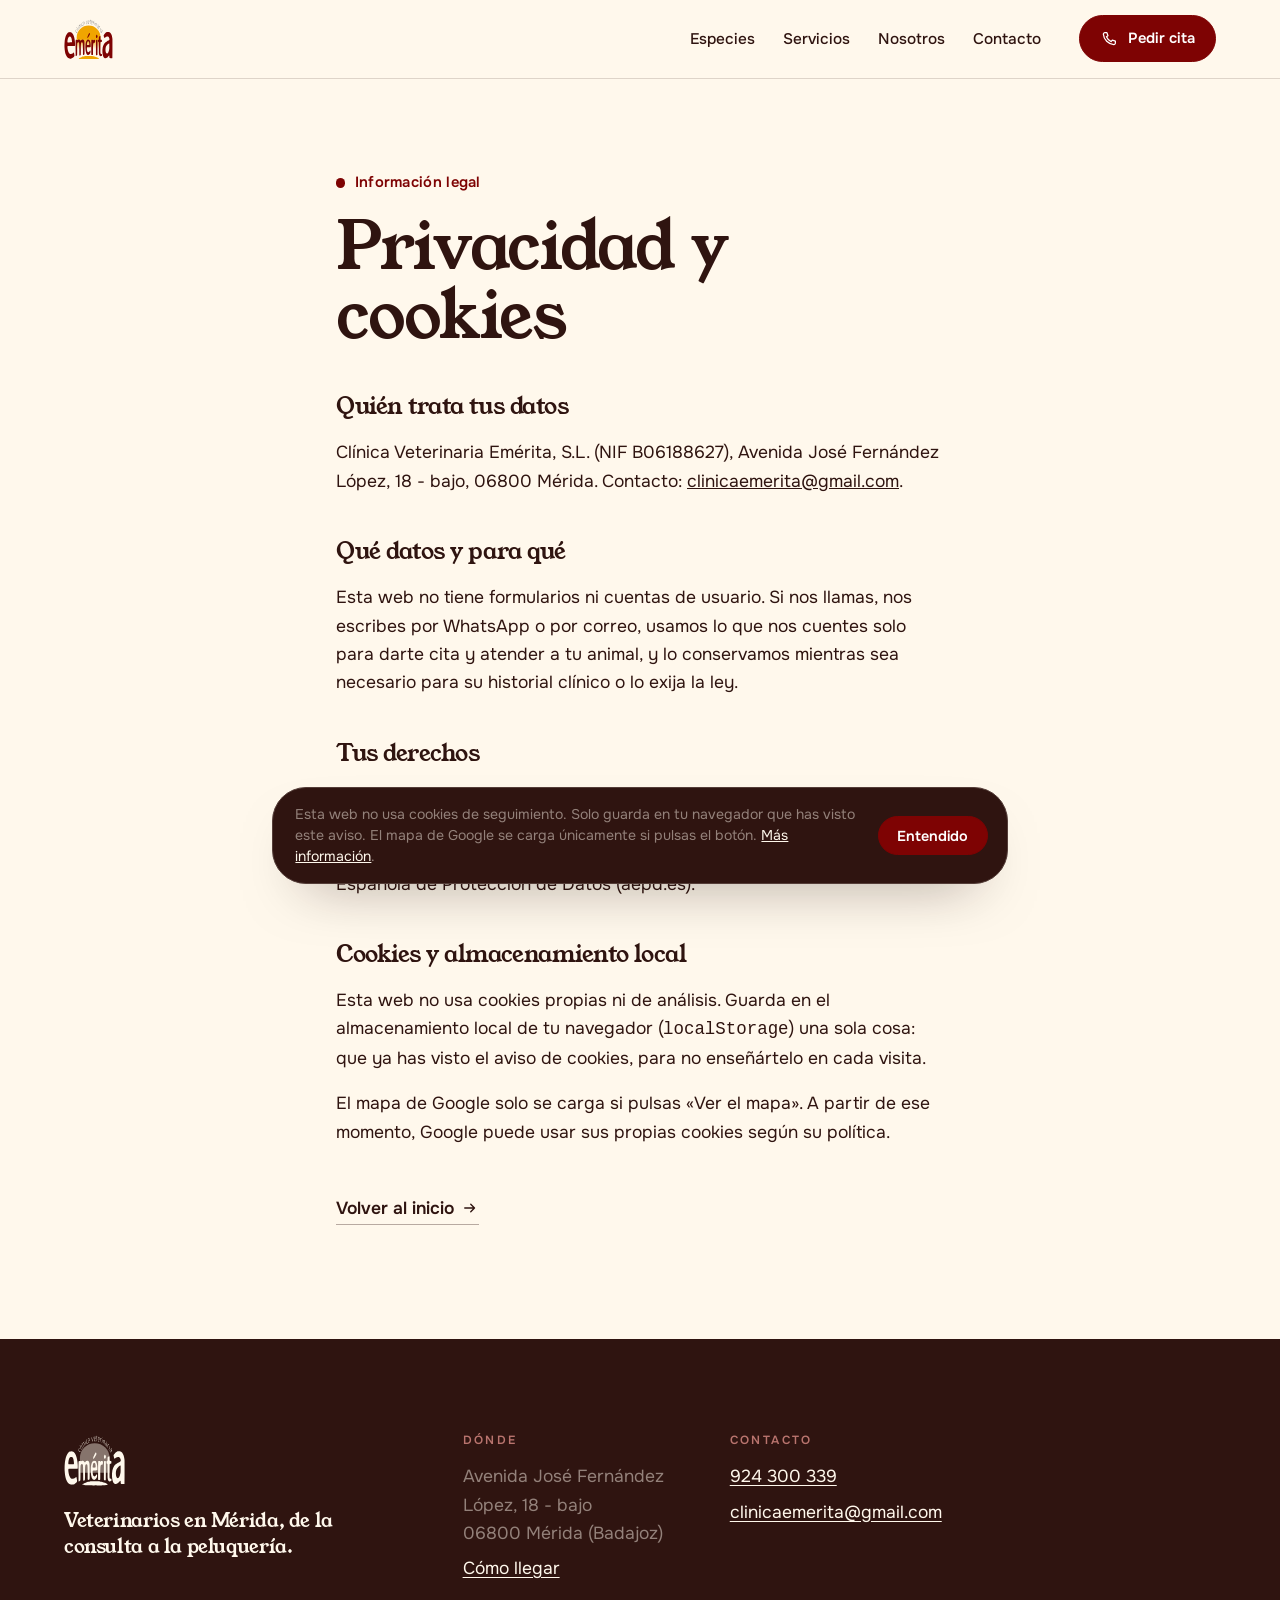
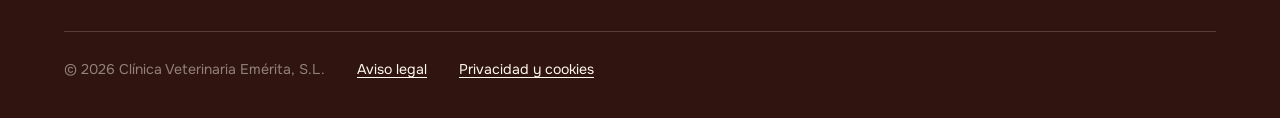
<file: privacidad.html>
<!DOCTYPE html>
<!-- GENERADO por scripts/aplicar.mjs desde fuente/privacidad.html. No editar a mano. -->
<html lang="es" class="sin-js densidad-marca pagina-legal" data-personalidad="cercana" data-fondo="claro" data-logo-oscuro="mono" data-duotono="no" data-paleta="a" data-marca="ecoemerita">
<head>
<meta charset="utf-8">
<meta name="viewport" content="width=device-width, initial-scale=1">
<meta name="robots" content="noindex, nofollow">
<meta name="theme-color" content="#FFF8EC">
<link rel="icon" href="favicon.svg" type="image/svg+xml">
<link rel="manifest" href="manifest.json">
<link rel="preconnect" href="https://fonts.googleapis.com">
<link rel="preconnect" href="https://fonts.gstatic.com" crossorigin>
<link rel="stylesheet" id="fuentes" href="https://fonts.googleapis.com/css2?family=Young+Serif&amp;family=Onest:wght@400;500;600;700&amp;display=swap">
<link rel="stylesheet" id="hoja-marca" href="css/marca.css?v=6ff5adda">
<link rel="stylesheet" href="css/base.css?v=154d4632">
<script>
/* Bloqueante a propósito: todo lo que cambia el aspecto se resuelve antes del
   primer pintado, o la página arranca de una forma y salta a otra.
   Lo que va entre las marcas del mando lo borra scripts/quitar_mandos.py. */
(function () {
  var h = document.documentElement;
  h.classList.remove('sin-js');
  h.classList.add('con-js');
})();
</script>

<title>Privacidad y cookies · Clínica Veterinaria Emérita</title>
<meta name="description" content="Política de privacidad y de cookies de Clínica Veterinaria Emérita.">
</head>
<body>
<a class="salto-contenido" href="#contenido">Saltar al contenido</a>
<svg class="sprite" aria-hidden="true" focusable="false" width="0" height="0">
<symbol id="i-telefono" viewBox="0 0 24 24"><path d="M6.6 3.5h2.6l1.4 4.1-2 1.5a11.5 11.5 0 0 0 6.3 6.3l1.5-2 4.1 1.4v2.6A2.1 2.1 0 0 1 18.4 19.5 15.2 15.2 0 0 1 4.5 5.6 2.1 2.1 0 0 1 6.6 3.5Z" fill="none" stroke="currentColor" stroke-width="1.7" stroke-linejoin="round"/></symbol>
<symbol id="i-whatsapp" viewBox="0 0 24 24"><path d="M4.2 19.8 5.3 16A8.3 8.3 0 1 1 8.2 18.8Z" fill="none" stroke="currentColor" stroke-width="1.7" stroke-linejoin="round"/><path d="M9.2 8.4c.3 2.8 2.9 5.5 6 6.3l1-1.3-1.8-1-1 .8a5 5 0 0 1-2.3-2.3l.8-1-1-1.8Z" fill="currentColor"/></symbol>
<symbol id="i-mapa" viewBox="0 0 24 24"><path d="M12 21s-6.5-5.6-6.5-11a6.5 6.5 0 0 1 13 0C18.5 15.4 12 21 12 21Z" fill="none" stroke="currentColor" stroke-width="1.7" stroke-linejoin="round"/><circle cx="12" cy="10" r="2.3" fill="none" stroke="currentColor" stroke-width="1.7"/></symbol>
<symbol id="i-reloj" viewBox="0 0 24 24"><circle cx="12" cy="12" r="8.5" fill="none" stroke="currentColor" stroke-width="1.7"/><path d="M12 7.5V12l3 2" fill="none" stroke="currentColor" stroke-width="1.7" stroke-linecap="round"/></symbol>
<symbol id="i-correo" viewBox="0 0 24 24"><rect x="3.5" y="5.5" width="17" height="13" rx="2" fill="none" stroke="currentColor" stroke-width="1.7"/><path d="m4 7 8 6 8-6" fill="none" stroke="currentColor" stroke-width="1.7" stroke-linejoin="round"/></symbol>
<symbol id="i-flecha" viewBox="0 0 24 24"><path d="M5 12h13m-5-5 5 5-5 5" fill="none" stroke="currentColor" stroke-width="1.8" stroke-linecap="round" stroke-linejoin="round"/></symbol>
<symbol id="i-coche" viewBox="0 0 24 24"><path d="M5 16.5V12l1.8-4.6A1.6 1.6 0 0 1 8.3 6.4h7.4a1.6 1.6 0 0 1 1.5 1L19 12v4.5M5 12h14M5 16.5h14" fill="none" stroke="currentColor" stroke-width="1.7" stroke-linejoin="round"/><circle cx="8" cy="16.5" r="1.6" fill="currentColor"/><circle cx="16" cy="16.5" r="1.6" fill="currentColor"/></symbol>
<symbol id="i-tarjeta" viewBox="0 0 24 24"><rect x="3.5" y="6" width="17" height="12" rx="2" fill="none" stroke="currentColor" stroke-width="1.7"/><path d="M3.5 10h17M7 14.5h3" fill="none" stroke="currentColor" stroke-width="1.7" stroke-linecap="round"/></symbol>
<symbol id="i-estrella" viewBox="0 0 24 24"><path d="m12 3.2 2.7 5.6 6.1.8-4.5 4.2 1.1 6.1L12 17l-5.4 2.9 1.1-6.1-4.5-4.2 6.1-.8Z" fill="currentColor"/></symbol>
<symbol id="i-mas" viewBox="0 0 24 24"><path d="M12 5v14M5 12h14" fill="none" stroke="currentColor" stroke-width="1.8" stroke-linecap="round"/></symbol>
<symbol id="i-check" viewBox="0 0 24 24"><path d="m5 12.5 4.2 4L19 7" fill="none" stroke="currentColor" stroke-width="1.9" stroke-linecap="round" stroke-linejoin="round"/></symbol>
<symbol id="i-instagram" viewBox="0 0 24 24"><rect x="4" y="4" width="16" height="16" rx="4.5" fill="none" stroke="currentColor" stroke-width="1.7"/><circle cx="12" cy="12" r="3.6" fill="none" stroke="currentColor" stroke-width="1.7"/><circle cx="16.9" cy="7.1" r="1.1" fill="currentColor"/></symbol>
<symbol id="i-facebook" viewBox="0 0 24 24"><path d="M13.5 20v-7h2.4l.4-2.8h-2.8V8.5c0-.8.3-1.4 1.4-1.4h1.5V4.6a19 19 0 0 0-2.2-.1c-2.2 0-3.6 1.3-3.6 3.7v2H8.2V13h2.4v7" fill="none" stroke="currentColor" stroke-width="1.6" stroke-linejoin="round"/></symbol>

<symbol id="especie-perro" viewBox="0 0 120 120"><path fill="currentColor" fill-rule="evenodd" d="M24.4 106.9 23.6 106.5Q23.4 106.4 23.2 106.3L22.5 105.9L22.5 105.9Q22.3 105.8 22.1 105.7L21.4 105.2Q21.2 105.1 21.1 105L21.1 104.9L20.4 104.4L20.4 104.4Q20.2 104.2 20.1 104.1L20.1 104.1L19.5 103.5Q19.3 103.4 19.2 103.2L19.2 103.2L18.7 102.5L18.7 102.5Q18.5 102.4 18.4 102.2L18 101.5Q17.9 101.3 17.8 101.1L17.4 100.4Q17.3 100.2 17.2 100L16.9 99.3Q16.8 99.1 16.8 98.9L16.5 98.1Q16.5 97.9 16.4 97.7L16.3 96.8Q16.2 96.7 16.2 96.5L16.1 95.5Q16.1 95.4 16.1 95.3L16.1 94.2L16.1 94.2Q16.1 94.2 16.1 94.1L16.1 94.1Q16.1 94 16.1 94L16.1 92.9L16.1 92.9Q16.1 92.7 16.1 92.6L16.3 91.6Q16.3 91.4 16.3 91.3L16.5 90.2Q17 87.8 19.4 87.8Q20.6 87.8 21.4 88.7Q22.3 89.5 22.3 90.7Q22.3 90.9 22.2 91.1L22.1 92.1Q22.1 92.2 22.1 92.3L22 93Q22 93.1 22 93.2L22 93.9Q22 94 22.1 94L22.1 94.7Q22.1 94.7 22.1 94.8L22.2 95.4Q22.3 95.5 22.3 95.6L22.4 96Q22.5 96.1 22.5 96.2L22.7 96.7Q22.7 96.8 22.7 96.8L22.9 97.2Q23 97.3 23 97.4L23.2 97.7Q23.3 97.8 23.4 97.9L23.6 98.2Q23.7 98.3 23.7 98.4L24 98.6Q24.1 98.7 24.2 98.8L24.5 99Q24.5 99.1 24.6 99.1L25 99.4Q25.1 99.4 25.1 99.5L25.5 99.7Q25.6 99.8 25.7 99.8L26.2 100Q26.3 100 26.3 100.1L26.9 100.3Q27 100.3 27 100.3L27.6 100.5Q27.7 100.5 27.8 100.5L28.5 100.6Q28.6 100.7 28.6 100.7L29.4 100.8Q30.5 100.9 31.1 100.4Q31.7 99.9 31.8 98.8Q31.9 98.3 31.7 97.8Q28.8 90.3 31.8 81.2Q31.9 81.1 31.9 81.1Q34.4 72.1 42.2 64.8Q47.3 60 56.8 54.3Q56.8 54.2 56.9 54.2Q58.7 53 60.3 51.6Q61.7 50.3 60.6 48.7Q58.8 46.1 59.7 40.8Q59.7 40.8 59.7 40.8Q61.6 25.8 68.3 23.5Q68.5 23.5 68.7 23.4Q69 23.3 69.2 23.2Q71.9 21.6 75.1 21.6Q78.8 21.6 81.8 23.7Q84.1 25.4 85.4 28Q86 29.2 87.4 29.2Q94.4 29.1 98.6 31Q99.2 31.3 99.9 31.2Q100.2 31.1 100.5 31.1Q101.9 31.1 102.9 32.1Q103.9 33.1 103.9 34.6Q103.9 36.1 103 37Q102.2 37.7 102.2 38.6Q102.2 41.6 101.1 43.5Q101 43.7 100.8 43.8Q98 45.8 92.1 46Q90.7 46 89.4 46Q88.3 45.9 87.7 46.4Q87.1 47 87.1 48.1Q87 48.7 87.4 49.3Q89.8 53.1 90.8 55.4Q93 60.6 92.3 65.7Q92.3 65.8 92.3 65.9L91.6 99.5Q91.5 101.2 93.2 101.7Q96.7 102.5 96.7 104.6Q96.7 107.1 92 107.9Q91.9 107.9 91.7 107.9Q91.7 107.9 91.7 107.9Q91.7 108 91.7 108Q91.7 108 91.6 108L91.6 108Q91.6 108 91.6 108H25.9Q25.6 107.3 24.7 107Q24.6 106.9 24.4 106.9ZM71 103.8Q70.7 105 71.8 105.3Q73 105.6 73.3 104.5Q76.4 93.9 72 85.6Q67.6 77.2 57.1 74.2Q56.6 74 56.2 74.2Q55.8 74.5 55.7 75Q55.3 76.2 56.5 76.5Q66 79.2 69.9 86.7Q73.8 94.1 71 103.8ZM75.2 25Q74.8 23.9 73.7 24.3Q73.1 24.5 72.9 24.9Q72.8 25.3 73 25.9Q75 31.2 73.3 38.5Q71.6 45.7 67.4 50.6Q67 51 67.1 51.5Q67.1 51.9 67.6 52.3Q68.5 53.1 69.2 52.1Q73.8 46.8 75.6 39Q77.5 31 75.2 25ZM84.3 30.2C84.3 28.9 83.2 27.7 81.8 27.7C80.4 27.7 79.3 28.9 79.3 30.2C79.3 31.6 80.4 32.7 81.8 32.7C83.2 32.7 84.3 31.6 84.3 30.2Z"/></symbol>
<symbol id="especie-gato" viewBox="0 0 120 120"><path fill="currentColor" fill-rule="evenodd" d="M80.8 33.8Q83.4 37.8 82.5 41.6Q81.9 44 79.9 45.8Q79.4 46.3 79.3 47Q78.9 48.6 77.8 49.9Q76.4 51.4 77.7 52.9Q82.2 57.8 82.1 64.8Q82.1 64.8 82.1 64.9Q82.1 66.1 81.9 67.2Q81.9 67.3 81.9 67.3Q81.6 68.6 81.1 70.8Q80 76.1 80 78.9V97.1Q70.2 98.2 59.9 98Q62 89 57 82.3Q51.9 75.3 41.3 73.8Q40.7 73.7 40.4 74Q40.1 74.3 40 74.9Q39.8 76 41 76.2Q50.6 77.6 55.1 83.7Q59.5 89.7 57.5 98Q49.5 97.7 41.3 96.6Q40.1 96.5 40 97.7Q39.8 98.8 41 99Q62 101.8 81.3 99.3Q81.7 99.4 82.2 99.4Q82.3 99.4 82.4 99.4L83.9 99.2L84 99.2L84 99.2L85.7 99Q85.8 99 85.8 99L87.3 98.7Q87.4 98.7 87.4 98.7L88.3 98.5Q88.5 98.5 88.7 98.4L88.9 98.3Q88.9 98.3 89 98.3L89.5 98Q89.6 98 89.6 98L90.1 97.7Q90.1 97.7 90.2 97.7L90.6 97.4Q90.7 97.4 90.7 97.3L91.1 97.1Q91.1 97.1 91.2 97L91.5 96.8Q91.5 96.7 91.6 96.7L91.9 96.5Q91.9 96.4 92 96.4L92.2 96.2Q92.3 96.1 92.3 96.1L92.5 95.8Q92.5 95.8 92.6 95.7L92.7 95.5Q92.8 95.5 92.8 95.4L93 95.2Q93 95.2 93.1 95.1L93.2 94.9Q93.2 94.8 93.2 94.8L93.3 94.6Q93.4 94.5 93.4 94.4L93.5 94.2Q93.5 94.1 93.5 94.1L93.6 93.9Q93.6 93.8 93.6 93.7L93.7 93.5Q93.7 93.4 93.7 93.3L93.8 93.1Q93.8 93 93.8 92.9L93.8 92.7Q93.8 92.6 93.8 92.5L93.8 92.2Q93.8 92.1 93.8 92.1L93.8 91.7Q93.8 91.7 93.8 91.6L93.7 91.2Q93.7 91.2 93.7 91.1L93.7 90.7Q93.7 90.6 93.6 90.6L93.5 90.1Q93.5 90.1 93.5 90L93.4 89.5Q93.3 89.1 93.3 88.6Q93.3 87.3 94.2 86.3Q95.1 85.4 96.5 85.4Q98.8 85.4 99.5 87.6L99.7 88.2Q99.8 88.3 99.8 88.5L99.8 88.5L100 89Q100 89.2 100 89.3L100 89.3L100 89.3L100.2 89.9Q100.2 89.9 100.2 89.9Q100.2 90 100.2 90.2L100.2 90.2L100.2 90.2L100.3 90.8Q100.4 90.9 100.4 91L100.4 91.1L100.5 91.6L100.5 91.6Q100.5 91.8 100.5 91.9L100.5 91.9L100.5 92.5L100.5 92.5L100.5 92.6Q100.5 92.7 100.5 92.8L100.5 93.4L100.5 93.4Q100.5 93.6 100.5 93.7L100.5 94.3Q100.5 94.4 100.5 94.6L100.5 94.6L100.4 95.1Q100.4 95.3 100.3 95.5L100.3 95.5L100.2 96Q100.2 96.2 100.1 96.3L100.1 96.3L100.1 96.4L100 96.8Q99.9 97 99.9 97.2L99.8 97.2Q99.8 97.2 99.8 97.2Q99.8 97.2 99.8 97.2Q99.8 97.2 99.8 97.2L99.7 97.6Q99.6 97.9 99.5 98L99.5 98L99.3 98.5Q99.3 98.5 99.3 98.5Q99.2 98.7 99.1 98.8L99.1 98.8L99.1 98.8L98.9 99.3Q98.8 99.5 98.7 99.6L98.7 99.6L98.4 100.1L98.4 100.1Q98.3 100.2 98.2 100.4L98.2 100.4L97.8 100.9Q97.7 101 97.6 101.1L97.6 101.1L97.6 101.1L97.2 101.6L97.2 101.6L97.2 101.6Q97.1 101.7 97 101.8L97 101.8L96.5 102.3Q96.4 102.4 96.3 102.4L96.3 102.4L96.3 102.5L96.3 102.5L96.3 102.5L95.8 102.9L95.7 102.9Q95.7 103 95.6 103Q95.6 103.1 95.5 103.1Q95.6 103.1 95.6 103.1L95 103.5Q94.9 103.6 94.8 103.7L94.8 103.7L94.2 104.1Q94.2 104.1 94.2 104.1L94.2 104.1Q94.1 104.2 93.9 104.3L93.9 104.3L93.9 104.3L93.3 104.6L93.3 104.6Q93.2 104.7 93.1 104.8L93.1 104.8L93 104.8L92.4 105.1Q92.3 105.2 92.1 105.3L92.1 105.3L92.1 105.3L91.5 105.6L91.5 105.6Q91 105.9 90.5 106L89.1 106.3Q88.9 106.3 88.8 106.4L88.8 106.4L87.2 106.7Q87.1 106.7 86.9 106.7L86.9 106.7L85.2 107Q85 107 84.9 107L84.9 107.1L83 107.3L82.9 107.3Q82.9 107.3 82.8 107.3L82.8 107.3L81.3 107.5Q80.8 107.6 80.4 107.8Q80.1 108 79.8 108H27.5L27.3 108Q25.6 107.9 24.4 106.6Q23.2 105.4 23.2 103.6Q23.2 103 23.4 102.4Q23.7 101.3 23 100.4Q18.3 94.2 19.8 84.7Q22.5 68.6 43.1 56.6Q43.1 56.6 43.1 56.6Q46.1 54.7 50.5 51.8Q52.7 50.4 54.2 49.4Q56.1 48.3 54.9 46.4Q54.9 46.4 54.9 46.4Q52.8 43.2 52.8 39.1Q52.8 38.5 52.9 37.9Q52.9 37.7 52.8 37.4Q52.8 37.2 52.8 37L55.8 20Q56 18.8 57.2 19Q57.6 19.1 57.8 19.3L63.8 25Q64.5 25.6 65.5 25.6Q65.8 25.6 66.2 25.6Q67.2 25.5 67.8 24.7L73.7 17.6Q74.5 16.7 75.4 17.4Q75.7 17.6 75.8 18L80.3 32.7Q80.4 33 80.5 33.2Q80.5 33.3 80.6 33.4Q80.7 33.6 80.8 33.8ZM74.7 37.2C74.7 35.8 73.6 34.7 72.2 34.7C70.8 34.7 69.7 35.8 69.7 37.2C69.7 38.6 70.8 39.7 72.2 39.7C73.6 39.7 74.7 38.6 74.7 37.2Z"/></symbol>
<symbol id="especie-ave" viewBox="0 0 120 120"><path fill="currentColor" fill-rule="evenodd" d="M79.2 74.8Q76.4 86.1 68.7 92.6Q66.1 94.7 63.5 96Q61.5 96.9 62.5 98.9Q63.1 100.2 64.4 100.2H97.7Q99.3 100.2 100.5 101.3Q101.6 102.5 101.6 104.1Q101.6 105.7 100.5 106.9Q99.3 108 97.7 108H46.2Q44.5 108 43.4 106.9Q42.3 105.7 42.2 104.1Q42.2 103 41.7 102.5Q41.1 102 40 102Q39.4 102 38.9 102.3L38.8 102.3Q38.8 102.4 38.7 102.4L38.7 102.4L38.7 102.4L37.6 103.1Q37.5 103.1 37.4 103.2L37.4 103.2L36.4 103.8Q36.3 103.8 36.2 103.9L36.2 103.9L35.1 104.5Q35.1 104.5 35 104.6L35 104.6L35 104.6L33.9 105.2L33.9 105.2Q33.8 105.2 33.7 105.3L33.7 105.3L32.7 105.8Q32.7 105.9 32.6 105.9Q32.6 105.9 32.5 105.9L32.5 105.9L31.5 106.5Q31.4 106.6 31.3 106.6L31.3 106.6L30.3 107.2Q30.1 107.2 30.1 107.3L30.1 107.3L29 107.8Q29 107.8 29 107.8Q28.9 107.8 28.9 107.9L28.8 107.9L28.6 108H18.4Q18.4 106.5 19.6 105.6L19.6 105.5L20.5 104.8L20.6 104.8L20.6 104.7L20.6 104.7L21.6 103.9L21.6 103.9L21.6 103.9L22.5 103.1L22.6 103.1L22.6 103.1L22.6 103.1L22.6 103.1L23.5 102.3L23.5 102.3L23.5 102.3L23.5 102.2L23.5 102.2L23.6 102.2L24.5 101.4L24.5 101.4L24.5 101.4L24.6 101.4L24.6 101.4Q24.6 101.3 24.7 101.3L25.5 100.5L25.5 100.5Q25.6 100.5 25.6 100.5L25.6 100.5L26.5 99.6Q26.6 99.6 26.6 99.6L26.6 99.6L27.5 98.8L27.5 98.8L27.5 98.8L27.6 98.7L28.5 97.9L28.5 97.9L28.5 97.9Q28.5 97.8 28.5 97.8L28.6 97.8L29.5 97L29.5 96.9L29.5 96.9L29.6 96.9L30.5 96L30.5 96L30.5 96L30.5 96L31.5 95.1L31.5 95.1L31.5 95.1L31.5 95.1L32.5 94.2L32.5 94.2L32.5 94.1L32.5 94.1L33.5 93.2L33.5 93.2L33.5 93.2L33.5 93.2L34.5 92.3L34.5 92.3L34.5 92.2L34.5 92.2L35.4 91.3L35.4 91.3L35.5 91.3Q35.5 91.2 35.5 91.2L35.5 91.2L36.4 90.3L36.4 90.3L36.5 90.3L37.4 89.3L37.4 89.3L37.4 89.3L38.4 88.3L38.4 88.3L38.4 88.3L38.4 88.3L39.4 87.3L39.4 87.3L39.4 87.3L39.4 87.3L40 86.6Q40.9 85.7 40.5 84.4Q37.4 75.5 40 65Q42 57 46.8 51.1Q50.3 46.8 54.5 44.5Q55.5 44 55.7 43.3Q55.9 42.6 55.4 41.6Q55.3 41.4 55.1 41.2Q51.8 37.3 51.8 31.8Q51.8 25.8 56 21.5Q60.3 17.3 66.3 17.3Q72.4 17.3 76.6 21.5Q80.8 25.7 80.9 31.5Q80.9 32.5 81.7 33.2Q85.5 36.3 84.6 41.4Q84.1 44.2 82.6 46.1Q81.8 47 80.9 46.3Q80.7 46.1 80.6 45.9Q79.4 43.9 75.8 43.7Q73.6 43.6 73.5 45.8Q73.5 46.8 74.1 47.4Q77.7 51.3 79.3 57.5Q81.4 65.7 79.2 74.8ZM49.5 54.6Q49.9 53.5 48.8 53.1Q47.6 52.7 47.3 53.9Q43.6 64.8 45.1 75.3Q46.8 86.8 54.3 94.3Q55.1 95.1 56 94.3Q56.4 93.9 56.4 93.4Q56.4 93 56 92.6Q49 85.6 47.5 74.9Q46.1 65 49.5 54.6ZM73.3 28.5C73.3 27.1 72.2 26 70.8 26C69.4 26 68.3 27.1 68.3 28.5C68.3 29.9 69.4 31 70.8 31C72.2 31 73.3 29.9 73.3 28.5Z"/></symbol>
<symbol id="logo-ecoemerita" viewBox="0 0 1359.839 1136.806"><defs><linearGradient id="l-ecoemerita-sol-g" x1="0" y1="0" x2="0" y2="1"><stop offset="0" stop-color="#F0A500"/><stop offset=".55" stop-color="#F0A500"/><stop offset="1" stop-color="#F0A500" stop-opacity="0"/></linearGradient></defs>
<path fill="url(#l-ecoemerita-sol-g)" d="M352.932 838.332V512.332A330 330 0 0 1 1012.932 512.332V838.332Z"/>
<path fill="#F0A500" fill-rule="evenodd" d="M729.432 1121.832C725.532 1121.132 718.832 1119.532 714.532 1118.432C702.632 1115.332 690.432 1115.532 675.432 1119.332C660.132 1123.132 653.732 1123.132 638.432 1119.332C621.632 1115.032 604.532 1114.432 519.332 1114.932C427.632 1115.532 417.532 1114.732 412.432 1106.932C408.032 1100.232 411.232 1093.532 421.032 1088.632C431.632 1083.232 468.832 1065.832 477.332 1062.332C481.632 1060.432 489.932 1056.132 495.832 1052.632C507.432 1045.732 509.632 1044.932 521.432 1043.232C525.832 1042.632 532.332 1041.532 535.932 1040.832C539.532 1040.132 546.932 1038.732 552.432 1037.832C557.932 1036.832 567.232 1034.632 573.132 1032.732C592.632 1026.632 589.332 1026.832 688.932 1026.832C780.432 1026.832 780.432 1026.832 794.432 1030.632C802.432 1032.832 814.732 1035.332 823.132 1036.332C841.032 1038.632 845.832 1039.832 865.232 1046.932C873.632 1050.032 891.832 1056.532 905.732 1061.432C934.932 1071.732 935.532 1072.032 950.932 1082.332C968.732 1094.332 971.832 1099.832 965.032 1107.632C958.932 1114.432 958.032 1114.532 905.632 1114.832C853.032 1115.132 851.032 1115.332 834.432 1119.632C820.432 1123.332 745.032 1124.932 729.432 1121.832Z"/>
<path fill="#666666" fill-rule="evenodd" d="M1037.032 386.732C1034.632 381.332 1036.632 372.532 1041.032 369.632C1047.332 365.432 1049.832 354.132 1045.832 347.632C1044.632 345.732 1043.632 342.932 1043.432 341.332C1043.332 339.632 1042.032 337.532 1040.332 335.932C1037.632 333.632 1037.532 333.332 1039.032 331.832C1041.032 329.732 1043.932 332.032 1043.932 335.832C1043.932 339.832 1052.332 340.932 1055.932 337.332C1060.032 333.232 1058.032 314.932 1052.532 306.932C1051.132 304.832 1049.932 302.432 1049.932 301.732C1049.932 301.032 1048.032 299.232 1045.732 297.632C1040.532 294.132 1040.132 292.932 1043.432 290.732C1046.732 288.632 1050.532 290.032 1052.032 294.032C1052.632 295.632 1054.132 297.932 1055.432 299.332C1059.132 303.232 1064.932 320.732 1064.932 328.032C1064.932 334.132 1055.732 361.132 1051.332 367.832C1050.632 368.932 1048.632 373.632 1046.932 378.332C1042.932 389.332 1039.532 392.132 1037.032 386.732ZM344.932 378.332C341.932 377.232 339.332 376.332 339.232 376.332C339.132 376.332 337.932 373.032 336.432 369.132C334.932 365.132 332.832 360.432 331.732 358.632C328.832 353.732 324.832 339.632 324.232 331.732C323.432 322.032 327.532 305.632 332.132 299.332C333.232 297.932 335.032 295.232 336.232 293.332C338.732 289.532 341.232 288.532 343.432 290.332C345.732 292.232 345.232 294.232 341.732 298.332C333.832 307.432 330.932 315.432 330.932 327.732C330.932 338.732 340.932 365.232 346.132 367.932C351.932 370.932 360.532 368.932 361.632 364.432C362.332 361.332 365.732 357.332 367.632 357.332C369.432 357.332 369.332 364.732 367.532 366.232C366.732 366.932 365.132 369.432 364.032 371.832C360.432 379.532 354.432 381.532 344.932 378.332ZM1021.732 369.632C1016.332 358.932 1015.632 334.532 1020.632 329.032C1021.732 327.832 1023.332 325.532 1024.032 323.832C1025.932 319.932 1030.132 318.332 1033.732 320.432C1037.332 322.432 1037.232 325.432 1033.432 327.132C1028.632 329.232 1027.632 329.932 1026.832 331.432C1020.932 343.532 1020.632 344.332 1021.332 350.132C1022.432 359.732 1025.532 367.632 1029.032 369.732C1033.132 372.132 1032.732 375.732 1028.332 376.132C1025.332 376.432 1024.932 376.032 1021.732 369.632ZM385.132 334.132C384.632 333.432 383.032 329.432 381.632 325.332C380.232 321.232 378.032 315.332 376.832 312.332C375.632 309.332 373.632 303.432 372.232 299.332C370.932 295.232 368.932 289.732 367.832 287.132C366.832 284.532 365.932 281.132 365.932 279.632C365.932 276.732 363.032 267.432 358.932 257.332C354.332 245.932 353.632 243.632 352.732 235.832C351.132 223.432 351.232 221.932 353.132 221.532C355.132 221.132 359.932 231.032 359.932 235.732C359.932 237.432 362.032 244.732 364.532 251.832C373.232 276.432 373.932 278.732 373.932 281.632C373.932 283.132 374.832 286.532 375.832 289.132C376.832 291.732 378.732 296.932 379.832 300.732C381.032 304.532 382.432 308.432 383.032 309.532C384.032 311.432 384.632 313.232 388.332 326.732C390.432 334.332 388.632 338.432 385.132 334.132ZM994.932 325.332C994.132 324.832 993.832 323.432 994.232 321.732C995.232 316.132 999.032 302.732 1000.832 298.332C1001.832 295.832 1003.432 292.032 1004.432 289.832C1005.332 287.532 1006.432 283.332 1006.832 280.332C1007.332 277.332 1008.732 272.332 1009.932 269.332C1011.132 266.332 1013.232 260.332 1014.532 256.032C1018.132 244.932 1022.032 244.032 1021.232 254.632C1020.832 260.032 1019.432 264.232 1015.332 272.932C1014.032 275.732 1012.932 279.432 1012.932 281.132C1012.932 285.032 1010.932 292.332 1006.932 303.332C998.732 325.932 997.932 327.232 994.932 325.332ZM406.132 298.632C403.032 289.832 400.932 282.232 400.932 279.532C400.932 277.132 396.732 263.132 393.032 252.832C390.232 245.232 388.932 239.932 388.932 236.232C388.932 234.332 388.032 231.132 386.932 229.032C383.932 223.432 385.332 217.432 389.332 218.932C391.132 219.632 395.632 232.532 396.232 238.832C396.532 241.632 399.332 251.332 402.332 260.532C405.432 269.732 407.932 278.832 407.932 280.632C407.932 282.532 408.532 285.932 409.332 288.132C411.532 294.432 411.832 303.632 409.832 304.132C408.632 304.332 407.632 302.832 406.132 298.632ZM958.232 283.732C957.232 281.232 958.832 268.432 960.532 265.132C962.532 261.332 967.932 240.832 967.932 236.932C967.932 235.432 969.032 230.432 970.332 225.932C971.732 221.532 973.132 216.332 973.432 214.432C975.632 203.532 980.132 198.132 982.432 203.632C984.332 208.332 985.632 209.032 992.332 209.532C999.532 210.132 1000.932 211.632 1000.932 218.932C1000.932 225.032 999.332 226.732 996.832 223.232C993.132 218.232 991.832 217.332 988.732 217.332C984.432 217.332 983.632 218.032 981.232 222.832C980.132 225.032 978.432 228.232 977.532 229.832C976.632 231.432 975.932 234.332 975.932 236.132C975.932 237.932 975.132 241.032 974.032 243.132C973.032 245.132 971.632 249.332 970.932 252.332C970.232 255.332 968.332 262.132 966.832 267.432C965.232 272.732 963.932 278.032 963.932 279.232C963.932 284.132 959.732 287.532 958.232 283.732ZM429.932 269.132C429.332 267.832 428.332 264.332 427.532 261.332C426.832 258.332 425.532 254.232 424.632 252.232C423.832 250.232 422.632 245.332 422.032 241.232C420.932 234.332 420.232 231.332 416.532 218.832C415.732 216.132 414.932 212.932 414.632 211.832C414.332 210.732 412.932 206.632 411.532 202.832C407.932 193.132 408.132 191.832 412.932 189.332C415.432 188.032 417.432 186.132 418.232 184.032C419.032 182.332 420.332 180.232 421.232 179.432C422.232 178.732 422.932 177.032 422.932 175.732C422.932 173.332 433.532 161.332 435.632 161.332C441.032 161.332 450.132 180.732 454.032 200.832C455.032 206.332 456.932 214.032 458.132 217.832C460.432 225.532 461.232 238.332 459.332 239.032C458.332 239.332 455.632 232.332 452.832 221.832C452.432 220.232 450.332 212.132 448.132 203.832C441.132 177.532 440.532 176.632 431.632 177.732C425.532 178.432 424.732 179.232 422.632 186.332C418.632 199.832 418.432 203.332 421.432 212.432C425.132 223.632 425.932 226.732 426.832 233.832C427.332 237.132 429.332 246.232 431.432 254.132C434.432 265.632 434.932 268.632 433.932 269.832C432.232 271.932 431.032 271.732 429.932 269.132ZM936.532 253.532C933.232 248.732 933.232 247.632 936.832 243.832C938.932 241.732 940.132 239.132 940.832 235.332C941.432 232.332 942.832 226.032 944.032 221.332C946.232 212.932 946.232 212.932 943.632 208.132C940.432 202.432 940.932 200.732 946.032 199.332C954.932 196.932 955.532 175.332 946.932 167.532C944.832 165.732 942.832 163.032 942.532 161.732C942.032 160.032 940.532 158.632 937.432 157.332C932.332 155.132 931.332 152.032 935.232 150.232C938.432 148.732 942.832 150.632 944.032 154.032C944.532 155.632 946.532 157.732 948.632 158.832C957.532 163.732 960.432 180.532 956.132 201.832C954.032 212.032 952.832 216.332 949.332 226.832C948.632 229.032 947.832 233.132 947.532 235.832C945.732 254.532 941.732 260.932 936.532 253.532ZM921.432 241.332C920.432 240.232 919.232 237.432 918.832 235.032C918.432 232.732 917.332 228.832 916.432 226.332C913.932 219.532 916.932 195.632 920.932 190.832C922.632 188.732 933.732 188.832 936.732 190.932C941.432 194.132 939.232 196.432 930.532 197.432C921.932 198.432 921.532 199.132 921.032 213.832C920.832 223.932 921.032 226.832 922.432 229.532C924.132 232.932 925.332 243.332 924.032 243.332C923.532 243.332 922.432 242.432 921.432 241.332ZM478.432 213.132C477.532 208.232 474.332 194.032 471.932 183.832C463.332 148.132 462.432 141.832 465.532 140.632C467.832 139.732 469.532 142.432 470.432 147.932C470.732 150.432 472.132 156.732 473.432 161.932C474.832 167.132 476.632 175.332 477.432 180.132C478.232 184.932 479.832 193.332 481.032 198.832C483.932 212.932 483.932 215.732 481.232 216.132C479.532 216.432 479.032 215.832 478.432 213.132ZM893.332 210.832C892.732 208.532 893.632 203.732 899.332 177.832C906.332 146.232 905.232 129.932 895.932 126.832C884.032 122.832 878.032 131.432 875.932 155.832C875.432 161.332 874.132 168.732 873.132 172.332C872.032 175.932 870.832 181.132 870.532 183.932C869.332 192.432 865.932 193.832 865.932 185.832C865.932 180.732 868.832 159.332 869.832 157.532C870.332 156.632 871.032 153.332 871.432 150.332C872.932 138.132 878.032 111.932 879.032 110.632C881.232 108.032 885.932 111.432 885.932 115.732C885.932 120.032 889.232 121.432 894.932 119.532C906.932 115.732 915.832 140.632 908.932 158.832C908.332 160.332 905.932 171.632 903.432 183.832C898.032 211.232 895.232 218.532 893.332 210.832ZM511.432 197.632C510.332 197.432 508.432 197.032 507.232 196.732C505.732 196.432 504.032 194.532 502.532 191.432C488.532 163.932 487.132 116.932 500.032 108.732C502.132 107.432 503.932 105.832 503.932 105.332C503.932 103.132 508.032 100.332 511.332 100.332C517.232 100.332 517.132 106.132 511.232 108.432C510.032 108.832 508.232 110.732 507.332 112.532C506.432 114.332 504.232 117.032 502.432 118.532C494.032 125.532 496.032 165.732 505.432 179.432C506.832 181.332 507.932 183.432 507.932 183.932C507.932 189.632 519.632 189.832 522.532 184.232C524.032 181.132 527.632 180.332 528.532 182.732C528.832 183.432 528.132 185.832 527.032 187.932C525.832 190.032 524.932 192.332 524.932 193.032C524.932 195.832 516.432 198.732 511.432 197.632ZM378.632 196.632C376.932 195.032 379.032 184.332 380.932 184.332C382.132 184.332 382.932 187.032 382.932 190.832C382.932 196.332 380.932 199.032 378.632 196.632ZM548.632 176.632C540.932 174.632 535.532 140.432 541.232 129.732C542.632 127.032 544.032 124.032 544.332 123.032C545.132 120.532 549.132 119.332 554.832 120.032C560.832 120.732 561.432 119.932 562.432 109.332C563.232 100.432 559.132 89.132 554.732 87.932C548.032 86.132 541.732 87.932 539.732 92.032C537.932 95.732 533.932 96.432 533.932 93.032C533.932 91.732 534.732 89.832 535.832 88.932C536.832 88.032 537.932 85.932 538.332 84.232C539.132 79.932 555.532 76.932 560.632 80.132C562.632 81.432 566.932 93.332 566.932 97.432C566.932 99.532 567.632 104.232 568.532 108.032C571.832 121.932 570.332 146.932 566.932 134.432C564.732 126.232 560.032 124.432 550.032 127.732C540.032 131.032 542.432 160.332 553.332 168.732C557.532 171.832 557.832 173.632 554.732 175.732C552.432 177.332 551.832 177.432 548.632 176.632ZM841.632 174.732C840.232 173.332 841.032 165.732 844.432 144.932C846.332 133.332 848.532 118.232 849.332 111.332C850.832 98.332 852.332 93.332 854.532 93.332C857.032 93.332 857.232 100.232 854.932 113.132C853.732 120.132 851.932 132.532 850.832 140.832C847.532 167.432 844.732 177.732 841.632 174.732ZM560.232 164.732C559.332 162.332 561.232 159.832 564.032 159.832C566.732 159.832 567.732 162.632 565.932 164.832C564.232 166.832 561.032 166.732 560.232 164.732ZM803.432 150.032C803.132 149.132 802.732 147.632 802.432 146.832C801.732 144.432 804.832 115.432 806.432 109.832C807.232 106.832 808.032 98.132 808.332 88.332C808.932 69.832 809.332 67.332 812.032 67.332C813.432 67.332 814.032 68.332 814.532 71.332C815.732 78.432 817.332 79.332 826.732 77.832C831.632 76.932 834.932 79.032 834.932 82.932C834.932 85.932 832.232 87.332 826.532 87.332C817.832 87.332 811.032 100.532 810.932 117.332C810.832 133.032 805.532 156.332 803.432 150.032ZM767.432 147.832C766.932 147.632 765.232 147.232 763.632 146.932C753.632 144.632 749.432 92.632 756.832 62.832C757.432 60.632 758.232 57.032 758.632 54.832C759.332 51.432 760.032 50.532 763.532 48.932C765.732 47.932 768.332 45.732 769.232 44.132C771.332 40.532 774.332 40.732 774.732 44.432C774.932 46.332 774.432 47.232 772.432 48.132C770.232 49.132 769.932 49.932 769.932 54.132C769.932 58.532 769.532 59.332 766.132 62.432C760.532 67.432 758.332 84.932 762.732 89.632C765.632 92.632 765.532 93.432 761.932 97.232C756.632 102.732 755.832 107.132 758.332 117.232C759.032 120.332 760.332 125.732 761.032 129.232C762.732 138.032 764.232 139.332 772.732 139.332C780.132 139.332 783.332 140.832 782.732 143.832C782.132 147.232 772.832 149.632 767.432 147.832ZM630.432 138.332C629.032 135.632 627.932 132.032 627.932 130.332C627.932 128.632 626.932 124.432 625.832 121.032C624.632 117.632 622.832 111.432 621.832 107.332C620.932 103.232 618.432 94.632 616.432 88.332C614.332 82.032 612.332 74.332 611.932 71.332C611.532 68.332 610.632 63.432 609.932 60.632C608.432 54.832 609.532 50.332 612.332 50.332C614.332 50.332 615.232 52.032 616.032 57.332C617.132 64.832 618.932 73.232 622.132 86.332C623.732 93.232 626.032 102.932 627.132 107.832C630.532 123.132 631.232 124.832 633.632 125.132C636.632 125.532 637.732 122.732 638.532 112.032C638.832 107.532 639.732 101.332 640.532 98.232C641.332 95.132 642.432 85.632 643.032 77.232C645.032 47.132 647.132 38.132 651.032 42.032C652.432 43.432 649.132 75.332 647.132 80.332C646.632 81.732 645.832 87.332 645.432 92.832C645.032 98.332 644.132 105.332 643.332 108.332C642.632 111.332 641.732 118.332 641.332 123.832C640.132 141.932 635.432 148.232 630.432 138.332ZM686.432 137.732C684.832 137.432 681.932 137.032 680.132 136.732C664.332 134.232 661.732 44.232 677.232 38.832C679.432 38.132 680.232 38.232 680.932 39.332C682.532 41.732 682.132 43.032 678.732 46.932C673.932 52.332 672.432 65.532 674.432 85.432C674.932 90.132 674.732 94.932 674.032 98.132C672.232 106.532 677.132 124.232 682.232 127.832C683.632 128.832 686.732 129.332 691.432 129.332C698.732 129.332 700.932 130.332 700.932 133.532C700.932 136.532 693.632 138.632 686.432 137.732ZM724.832 135.132C723.932 133.532 723.532 121.232 723.332 91.832C723.132 57.332 722.832 50.232 721.532 47.132C719.632 42.632 720.932 34.432 724.632 27.432C725.932 25.032 726.932 21.832 726.932 20.432C726.932 16.832 728.032 13.332 729.032 13.332C729.532 13.332 729.932 15.032 729.932 17.132C729.932 19.132 730.632 24.432 731.432 28.832C732.232 33.232 732.832 36.932 732.932 37.032C732.932 37.232 734.732 38.232 737.032 39.332C742.132 41.932 742.232 45.232 737.132 46.932C730.032 49.232 730.232 48.332 729.432 76.932C729.032 91.232 728.332 105.032 727.832 107.632C726.432 115.432 727.732 123.832 731.032 128.032C734.232 132.032 734.832 135.832 732.332 136.732C729.032 137.932 726.032 137.332 724.832 135.132ZM779.732 106.232C776.932 104.632 777.632 102.132 782.032 98.332C788.132 93.132 786.232 69.332 779.232 62.832C774.932 58.732 774.232 56.632 775.532 51.632C777.132 45.932 785.832 49.132 785.932 55.432C785.932 56.832 786.832 60.632 788.032 63.932C791.332 73.432 792.032 102.232 789.032 105.232C786.832 107.432 782.632 107.932 779.732 106.232ZM698.332 86.332C694.932 85.032 694.632 83.532 696.932 79.832C701.132 73.032 699.332 52.432 694.132 47.032C692.332 45.232 690.932 42.732 690.932 41.632C690.932 39.032 689.632 38.132 684.932 37.332C680.532 36.632 679.832 34.132 683.432 31.732C686.532 29.732 690.432 31.032 691.832 34.532C692.332 35.832 694.032 37.832 695.632 39.032C699.232 41.632 702.432 50.732 703.332 60.532C703.632 64.332 704.232 70.232 704.532 73.732C705.532 83.932 703.432 88.232 698.332 86.332ZM856.932 60.432C854.032 58.532 855.632 50.332 858.932 50.332C860.832 50.332 862.332 52.732 862.332 55.832C862.332 58.932 860.832 61.332 858.932 61.332C858.632 61.332 857.732 60.932 856.932 60.432Z"/>
<path fill="#7E0303" fill-rule="evenodd" d="M166.532 1101.232C163.332 1100.232 156.632 1098.832 151.532 1098.332C109.932 1093.532 66.632 1045.732 45.632 981.432C32.932 942.732 19.532 870.832 17.432 830.332C17.132 824.032 16.132 812.332 15.132 804.332C12.732 783.132 12.732 694.732 15.132 668.332C16.032 658.132 17.132 643.932 17.432 636.832C19.932 586.032 38.932 498.032 55.532 461.032C82.632 400.532 106.332 373.432 136.132 368.732C141.232 367.932 149.332 366.132 154.232 364.732C163.532 362.032 165.132 362.032 174.932 365.432C177.932 366.432 184.432 367.932 189.332 368.832C223.532 375.032 262.332 427.032 276.832 486.332C278.432 492.632 281.832 506.132 284.432 516.332C292.832 549.732 300.232 593.432 301.932 620.132C302.432 628.732 303.332 638.732 303.832 642.332C307.232 666.532 307.532 737.532 304.132 744.232C300.232 752.332 307.332 751.732 200.932 752.332C95.532 752.932 102.732 752.332 98.332 759.732C95.932 763.632 96.032 793.832 98.532 809.832C99.332 815.332 100.732 825.032 101.532 831.332C106.232 866.932 118.632 909.832 130.132 930.032C132.532 934.332 135.832 940.532 137.432 943.832C143.232 955.932 156.732 967.132 168.432 969.232C201.632 975.332 232.332 965.632 255.932 941.332C273.132 923.732 276.732 926.232 281.932 959.832C283.632 970.832 286.432 987.032 288.032 995.832C291.232 1013.732 291.632 1022.532 289.432 1030.032C282.432 1053.532 232.432 1094.232 206.332 1097.532C201.932 1098.132 194.832 1099.532 190.432 1100.632C179.432 1103.432 173.532 1103.632 166.532 1101.232ZM1134.732 1088.232C1106.932 1084.132 1079.532 1032.932 1071.432 969.832C1070.532 962.732 1069.332 953.932 1068.932 950.332C1067.132 936.932 1065.832 868.532 1066.932 850.332C1072.532 757.232 1104.332 682.732 1154.432 645.232C1160.432 640.732 1169.432 634.832 1190.432 621.732C1203.932 613.332 1228.132 600.932 1234.032 599.332C1251.432 594.632 1262.532 579.932 1261.632 562.832C1259.732 525.332 1241.732 494.732 1217.932 488.732C1192.232 482.232 1171.132 489.232 1144.032 513.332C1119.932 534.832 1118.032 533.132 1105.232 479.032C1098.432 450.432 1099.132 446.832 1113.932 429.332C1117.932 424.632 1123.132 417.932 1125.532 414.332C1136.032 398.332 1173.332 367.532 1189.832 361.232C1196.732 358.532 1223.532 357.432 1239.932 359.232C1277.732 363.232 1307.032 396.732 1326.932 458.832C1330.632 470.532 1339.532 515.332 1341.032 529.832C1341.532 535.332 1343.032 546.132 1344.232 553.832C1346.832 570.532 1347.432 1077.132 1344.832 1082.032C1342.132 1087.132 1339.132 1087.532 1305.032 1087.732C1259.832 1087.932 1260.132 1088.132 1259.232 1043.032C1258.432 1005.832 1255.532 1005.032 1232.932 1035.232C1200.232 1078.832 1172.532 1093.832 1134.732 1088.232ZM1007.332 1030.932C984.232 1022.032 977.232 1009.632 971.232 967.332C968.532 948.832 968.532 948.832 968.032 799.332C967.432 639.332 967.732 648.132 962.532 642.532C961.432 641.232 958.032 639.032 955.232 637.732C945.132 632.932 943.632 628.632 944.132 605.932C944.532 585.932 945.032 584.732 955.932 578.832C967.632 572.532 967.332 573.432 968.032 538.832C968.932 497.232 968.832 497.532 981.732 485.132C992.832 474.332 1001.132 470.932 1006.732 474.932C1011.232 478.032 1011.332 479.732 1011.932 524.332C1012.532 578.432 1012.032 576.932 1032.532 578.432C1050.732 579.732 1052.232 581.632 1052.732 604.832C1053.432 633.132 1051.232 636.632 1032.032 638.232C1009.432 640.232 1011.132 626.832 1011.032 799.332C1010.832 971.332 1010.132 966.432 1035.332 969.232C1050.932 971.032 1054.832 976.032 1055.732 995.932C1056.632 1015.932 1052.232 1021.632 1029.632 1029.832C1018.232 1033.932 1015.532 1034.032 1007.332 1030.932ZM329.232 1030.232C323.032 1027.932 323.532 1037.132 322.832 891.832C322.432 819.232 321.832 750.132 321.432 738.332C320.532 712.232 322.632 594.432 324.132 588.832C326.832 578.232 341.232 574.732 361.732 579.832C373.432 582.632 379.632 581.732 392.532 575.432C415.232 564.232 437.332 571.032 449.932 592.832C459.132 608.832 467.832 609.032 475.932 593.332C494.032 558.632 545.732 562.132 557.032 598.832C570.332 642.032 570.432 643.932 570.432 824.832C570.432 991.132 570.932 979.132 563.632 987.132C552.532 999.032 534.532 1000.732 528.432 990.332C526.432 986.832 526.432 985.232 525.832 855.332C525.032 672.632 523.532 657.532 505.232 649.732C485.732 641.432 474.032 657.332 470.932 696.332C470.332 703.732 469.332 713.832 468.732 718.832C467.932 724.832 467.432 772.132 467.032 861.832C466.332 1017.832 468.032 1001.032 452.432 1009.632C437.432 1018.032 429.732 1017.132 427.032 1006.732C426.432 1004.332 425.632 947.132 425.032 856.332C423.632 677.632 423.432 673.332 415.832 657.932C404.632 635.732 381.232 641.632 372.632 668.832C366.932 687.032 366.732 693.332 366.032 853.832C365.332 1022.532 366.632 1004.932 354.332 1016.232C342.232 1027.232 333.832 1031.932 329.232 1030.232ZM897.432 1005.932C892.632 1004.132 890.332 1001.432 889.032 996.532C886.832 987.832 887.232 592.232 889.432 587.932C895.132 576.632 923.032 575.832 929.532 586.732C931.432 590.032 931.932 986.132 929.932 994.732C927.532 1005.432 911.332 1011.032 897.432 1005.932ZM768.232 1000.432C764.132 999.432 762.332 997.832 760.132 993.932C757.232 988.632 757.532 590.332 760.532 585.332C763.332 580.432 766.932 579.032 777.932 578.532C792.732 577.932 796.432 579.432 804.032 589.332C807.432 593.832 809.732 593.532 815.932 588.032C824.732 580.132 835.232 577.132 847.032 579.232C867.732 582.832 871.932 601.632 860.932 642.232C857.332 655.332 854.832 657.532 842.532 658.432C808.932 660.932 806.032 677.432 805.932 872.632C805.932 996.132 806.132 991.232 800.832 995.932C796.232 1000.032 776.932 1002.632 768.232 1000.432ZM658.932 996.432C645.632 992.332 627.632 973.132 620.232 955.132C614.232 940.432 604.432 903.332 602.432 887.832C601.532 881.032 600.232 871.932 599.432 867.732C598.632 863.532 597.632 856.232 597.332 851.532C597.032 846.732 596.132 833.932 595.232 823.132C592.632 789.732 595.232 710.632 599.932 681.332C608.232 629.732 626.232 586.432 641.832 580.732C644.332 579.732 650.432 577.532 655.332 575.632C665.832 571.732 669.932 571.532 679.932 574.732C684.032 576.032 691.232 578.332 696.032 579.732C707.932 583.332 710.032 585.632 718.732 605.132C728.932 627.932 734.632 648.832 736.432 669.832C736.732 674.232 738.032 686.332 739.132 696.832C740.632 710.932 741.132 723.432 741.332 745.332C741.532 790.132 745.832 786.632 688.432 787.332C635.032 787.932 637.032 787.132 636.132 808.832C634.532 849.132 646.332 900.432 659.932 912.632C672.132 923.532 679.832 923.332 695.432 911.532C700.332 907.832 701.232 906.532 713.032 886.332C727.232 862.132 734.732 868.332 736.532 905.932C738.932 952.332 692.332 1006.532 658.932 996.432ZM1203.432 956.932C1216.332 951.532 1235.532 918.132 1244.232 885.832C1257.332 837.932 1257.232 838.332 1257.832 761.832C1258.132 723.832 1258.032 690.932 1257.632 688.632C1254.932 674.932 1240.832 677.232 1224.432 693.832C1220.032 698.332 1212.132 705.432 1206.932 709.532C1170.832 738.432 1151.532 787.532 1151.432 850.832C1151.332 923.432 1173.832 969.232 1203.432 956.932ZM694.832 722.832C701.632 718.832 702.432 716.832 702.732 700.732C703.232 679.632 698.132 648.532 692.032 634.832C677.832 603.532 648.332 619.232 642.032 661.332C632.732 724.332 633.232 725.432 671.432 725.032C689.432 724.832 691.732 724.632 694.832 722.832ZM214.732 648.032C221.932 644.132 223.232 635.232 220.432 610.932C219.632 603.832 218.432 592.732 217.932 586.432C213.732 536.832 198.332 499.332 178.232 490.032C171.032 486.732 152.532 486.832 145.632 490.232C120.732 502.532 105.632 536.932 97.932 598.732C93.832 631.732 95.532 644.932 104.432 648.932C109.632 651.332 210.332 650.432 214.732 648.032ZM652.132 527.632C645.532 525.032 645.232 510.032 651.532 493.132C655.832 481.332 658.532 475.232 670.432 449.332C673.332 443.032 678.032 432.432 680.932 425.832C699.632 382.132 712.232 374.932 718.432 404.332C722.632 424.432 719.232 435.232 698.332 467.932C696.332 471.032 692.932 477.332 690.832 482.132C688.632 486.832 683.332 495.532 679.032 501.332C674.732 507.132 669.932 514.032 668.432 516.632C662.732 526.532 657.732 529.932 652.132 527.632ZM900.432 525.432C882.832 514.632 881.532 462.532 898.432 442.532C910.932 427.732 929.132 448.232 931.432 479.832C933.632 509.032 915.932 535.032 900.432 525.432Z"/></symbol>
<symbol id="logo-mono-ecoemerita" viewBox="0 0 1359.839 1136.806"><path fill="currentColor" fill-opacity=".42" d="M352.932 838.332V512.332A330 330 0 0 1 1012.932 512.332V838.332Z"/>
<path fill="currentColor" fill-rule="evenodd" d="M729.432 1121.832C725.532 1121.132 718.832 1119.532 714.532 1118.432C702.632 1115.332 690.432 1115.532 675.432 1119.332C660.132 1123.132 653.732 1123.132 638.432 1119.332C621.632 1115.032 604.532 1114.432 519.332 1114.932C427.632 1115.532 417.532 1114.732 412.432 1106.932C408.032 1100.232 411.232 1093.532 421.032 1088.632C431.632 1083.232 468.832 1065.832 477.332 1062.332C481.632 1060.432 489.932 1056.132 495.832 1052.632C507.432 1045.732 509.632 1044.932 521.432 1043.232C525.832 1042.632 532.332 1041.532 535.932 1040.832C539.532 1040.132 546.932 1038.732 552.432 1037.832C557.932 1036.832 567.232 1034.632 573.132 1032.732C592.632 1026.632 589.332 1026.832 688.932 1026.832C780.432 1026.832 780.432 1026.832 794.432 1030.632C802.432 1032.832 814.732 1035.332 823.132 1036.332C841.032 1038.632 845.832 1039.832 865.232 1046.932C873.632 1050.032 891.832 1056.532 905.732 1061.432C934.932 1071.732 935.532 1072.032 950.932 1082.332C968.732 1094.332 971.832 1099.832 965.032 1107.632C958.932 1114.432 958.032 1114.532 905.632 1114.832C853.032 1115.132 851.032 1115.332 834.432 1119.632C820.432 1123.332 745.032 1124.932 729.432 1121.832Z"/>
<path fill="currentColor" fill-rule="evenodd" d="M1037.032 386.732C1034.632 381.332 1036.632 372.532 1041.032 369.632C1047.332 365.432 1049.832 354.132 1045.832 347.632C1044.632 345.732 1043.632 342.932 1043.432 341.332C1043.332 339.632 1042.032 337.532 1040.332 335.932C1037.632 333.632 1037.532 333.332 1039.032 331.832C1041.032 329.732 1043.932 332.032 1043.932 335.832C1043.932 339.832 1052.332 340.932 1055.932 337.332C1060.032 333.232 1058.032 314.932 1052.532 306.932C1051.132 304.832 1049.932 302.432 1049.932 301.732C1049.932 301.032 1048.032 299.232 1045.732 297.632C1040.532 294.132 1040.132 292.932 1043.432 290.732C1046.732 288.632 1050.532 290.032 1052.032 294.032C1052.632 295.632 1054.132 297.932 1055.432 299.332C1059.132 303.232 1064.932 320.732 1064.932 328.032C1064.932 334.132 1055.732 361.132 1051.332 367.832C1050.632 368.932 1048.632 373.632 1046.932 378.332C1042.932 389.332 1039.532 392.132 1037.032 386.732ZM344.932 378.332C341.932 377.232 339.332 376.332 339.232 376.332C339.132 376.332 337.932 373.032 336.432 369.132C334.932 365.132 332.832 360.432 331.732 358.632C328.832 353.732 324.832 339.632 324.232 331.732C323.432 322.032 327.532 305.632 332.132 299.332C333.232 297.932 335.032 295.232 336.232 293.332C338.732 289.532 341.232 288.532 343.432 290.332C345.732 292.232 345.232 294.232 341.732 298.332C333.832 307.432 330.932 315.432 330.932 327.732C330.932 338.732 340.932 365.232 346.132 367.932C351.932 370.932 360.532 368.932 361.632 364.432C362.332 361.332 365.732 357.332 367.632 357.332C369.432 357.332 369.332 364.732 367.532 366.232C366.732 366.932 365.132 369.432 364.032 371.832C360.432 379.532 354.432 381.532 344.932 378.332ZM1021.732 369.632C1016.332 358.932 1015.632 334.532 1020.632 329.032C1021.732 327.832 1023.332 325.532 1024.032 323.832C1025.932 319.932 1030.132 318.332 1033.732 320.432C1037.332 322.432 1037.232 325.432 1033.432 327.132C1028.632 329.232 1027.632 329.932 1026.832 331.432C1020.932 343.532 1020.632 344.332 1021.332 350.132C1022.432 359.732 1025.532 367.632 1029.032 369.732C1033.132 372.132 1032.732 375.732 1028.332 376.132C1025.332 376.432 1024.932 376.032 1021.732 369.632ZM385.132 334.132C384.632 333.432 383.032 329.432 381.632 325.332C380.232 321.232 378.032 315.332 376.832 312.332C375.632 309.332 373.632 303.432 372.232 299.332C370.932 295.232 368.932 289.732 367.832 287.132C366.832 284.532 365.932 281.132 365.932 279.632C365.932 276.732 363.032 267.432 358.932 257.332C354.332 245.932 353.632 243.632 352.732 235.832C351.132 223.432 351.232 221.932 353.132 221.532C355.132 221.132 359.932 231.032 359.932 235.732C359.932 237.432 362.032 244.732 364.532 251.832C373.232 276.432 373.932 278.732 373.932 281.632C373.932 283.132 374.832 286.532 375.832 289.132C376.832 291.732 378.732 296.932 379.832 300.732C381.032 304.532 382.432 308.432 383.032 309.532C384.032 311.432 384.632 313.232 388.332 326.732C390.432 334.332 388.632 338.432 385.132 334.132ZM994.932 325.332C994.132 324.832 993.832 323.432 994.232 321.732C995.232 316.132 999.032 302.732 1000.832 298.332C1001.832 295.832 1003.432 292.032 1004.432 289.832C1005.332 287.532 1006.432 283.332 1006.832 280.332C1007.332 277.332 1008.732 272.332 1009.932 269.332C1011.132 266.332 1013.232 260.332 1014.532 256.032C1018.132 244.932 1022.032 244.032 1021.232 254.632C1020.832 260.032 1019.432 264.232 1015.332 272.932C1014.032 275.732 1012.932 279.432 1012.932 281.132C1012.932 285.032 1010.932 292.332 1006.932 303.332C998.732 325.932 997.932 327.232 994.932 325.332ZM406.132 298.632C403.032 289.832 400.932 282.232 400.932 279.532C400.932 277.132 396.732 263.132 393.032 252.832C390.232 245.232 388.932 239.932 388.932 236.232C388.932 234.332 388.032 231.132 386.932 229.032C383.932 223.432 385.332 217.432 389.332 218.932C391.132 219.632 395.632 232.532 396.232 238.832C396.532 241.632 399.332 251.332 402.332 260.532C405.432 269.732 407.932 278.832 407.932 280.632C407.932 282.532 408.532 285.932 409.332 288.132C411.532 294.432 411.832 303.632 409.832 304.132C408.632 304.332 407.632 302.832 406.132 298.632ZM958.232 283.732C957.232 281.232 958.832 268.432 960.532 265.132C962.532 261.332 967.932 240.832 967.932 236.932C967.932 235.432 969.032 230.432 970.332 225.932C971.732 221.532 973.132 216.332 973.432 214.432C975.632 203.532 980.132 198.132 982.432 203.632C984.332 208.332 985.632 209.032 992.332 209.532C999.532 210.132 1000.932 211.632 1000.932 218.932C1000.932 225.032 999.332 226.732 996.832 223.232C993.132 218.232 991.832 217.332 988.732 217.332C984.432 217.332 983.632 218.032 981.232 222.832C980.132 225.032 978.432 228.232 977.532 229.832C976.632 231.432 975.932 234.332 975.932 236.132C975.932 237.932 975.132 241.032 974.032 243.132C973.032 245.132 971.632 249.332 970.932 252.332C970.232 255.332 968.332 262.132 966.832 267.432C965.232 272.732 963.932 278.032 963.932 279.232C963.932 284.132 959.732 287.532 958.232 283.732ZM429.932 269.132C429.332 267.832 428.332 264.332 427.532 261.332C426.832 258.332 425.532 254.232 424.632 252.232C423.832 250.232 422.632 245.332 422.032 241.232C420.932 234.332 420.232 231.332 416.532 218.832C415.732 216.132 414.932 212.932 414.632 211.832C414.332 210.732 412.932 206.632 411.532 202.832C407.932 193.132 408.132 191.832 412.932 189.332C415.432 188.032 417.432 186.132 418.232 184.032C419.032 182.332 420.332 180.232 421.232 179.432C422.232 178.732 422.932 177.032 422.932 175.732C422.932 173.332 433.532 161.332 435.632 161.332C441.032 161.332 450.132 180.732 454.032 200.832C455.032 206.332 456.932 214.032 458.132 217.832C460.432 225.532 461.232 238.332 459.332 239.032C458.332 239.332 455.632 232.332 452.832 221.832C452.432 220.232 450.332 212.132 448.132 203.832C441.132 177.532 440.532 176.632 431.632 177.732C425.532 178.432 424.732 179.232 422.632 186.332C418.632 199.832 418.432 203.332 421.432 212.432C425.132 223.632 425.932 226.732 426.832 233.832C427.332 237.132 429.332 246.232 431.432 254.132C434.432 265.632 434.932 268.632 433.932 269.832C432.232 271.932 431.032 271.732 429.932 269.132ZM936.532 253.532C933.232 248.732 933.232 247.632 936.832 243.832C938.932 241.732 940.132 239.132 940.832 235.332C941.432 232.332 942.832 226.032 944.032 221.332C946.232 212.932 946.232 212.932 943.632 208.132C940.432 202.432 940.932 200.732 946.032 199.332C954.932 196.932 955.532 175.332 946.932 167.532C944.832 165.732 942.832 163.032 942.532 161.732C942.032 160.032 940.532 158.632 937.432 157.332C932.332 155.132 931.332 152.032 935.232 150.232C938.432 148.732 942.832 150.632 944.032 154.032C944.532 155.632 946.532 157.732 948.632 158.832C957.532 163.732 960.432 180.532 956.132 201.832C954.032 212.032 952.832 216.332 949.332 226.832C948.632 229.032 947.832 233.132 947.532 235.832C945.732 254.532 941.732 260.932 936.532 253.532ZM921.432 241.332C920.432 240.232 919.232 237.432 918.832 235.032C918.432 232.732 917.332 228.832 916.432 226.332C913.932 219.532 916.932 195.632 920.932 190.832C922.632 188.732 933.732 188.832 936.732 190.932C941.432 194.132 939.232 196.432 930.532 197.432C921.932 198.432 921.532 199.132 921.032 213.832C920.832 223.932 921.032 226.832 922.432 229.532C924.132 232.932 925.332 243.332 924.032 243.332C923.532 243.332 922.432 242.432 921.432 241.332ZM478.432 213.132C477.532 208.232 474.332 194.032 471.932 183.832C463.332 148.132 462.432 141.832 465.532 140.632C467.832 139.732 469.532 142.432 470.432 147.932C470.732 150.432 472.132 156.732 473.432 161.932C474.832 167.132 476.632 175.332 477.432 180.132C478.232 184.932 479.832 193.332 481.032 198.832C483.932 212.932 483.932 215.732 481.232 216.132C479.532 216.432 479.032 215.832 478.432 213.132ZM893.332 210.832C892.732 208.532 893.632 203.732 899.332 177.832C906.332 146.232 905.232 129.932 895.932 126.832C884.032 122.832 878.032 131.432 875.932 155.832C875.432 161.332 874.132 168.732 873.132 172.332C872.032 175.932 870.832 181.132 870.532 183.932C869.332 192.432 865.932 193.832 865.932 185.832C865.932 180.732 868.832 159.332 869.832 157.532C870.332 156.632 871.032 153.332 871.432 150.332C872.932 138.132 878.032 111.932 879.032 110.632C881.232 108.032 885.932 111.432 885.932 115.732C885.932 120.032 889.232 121.432 894.932 119.532C906.932 115.732 915.832 140.632 908.932 158.832C908.332 160.332 905.932 171.632 903.432 183.832C898.032 211.232 895.232 218.532 893.332 210.832ZM511.432 197.632C510.332 197.432 508.432 197.032 507.232 196.732C505.732 196.432 504.032 194.532 502.532 191.432C488.532 163.932 487.132 116.932 500.032 108.732C502.132 107.432 503.932 105.832 503.932 105.332C503.932 103.132 508.032 100.332 511.332 100.332C517.232 100.332 517.132 106.132 511.232 108.432C510.032 108.832 508.232 110.732 507.332 112.532C506.432 114.332 504.232 117.032 502.432 118.532C494.032 125.532 496.032 165.732 505.432 179.432C506.832 181.332 507.932 183.432 507.932 183.932C507.932 189.632 519.632 189.832 522.532 184.232C524.032 181.132 527.632 180.332 528.532 182.732C528.832 183.432 528.132 185.832 527.032 187.932C525.832 190.032 524.932 192.332 524.932 193.032C524.932 195.832 516.432 198.732 511.432 197.632ZM378.632 196.632C376.932 195.032 379.032 184.332 380.932 184.332C382.132 184.332 382.932 187.032 382.932 190.832C382.932 196.332 380.932 199.032 378.632 196.632ZM548.632 176.632C540.932 174.632 535.532 140.432 541.232 129.732C542.632 127.032 544.032 124.032 544.332 123.032C545.132 120.532 549.132 119.332 554.832 120.032C560.832 120.732 561.432 119.932 562.432 109.332C563.232 100.432 559.132 89.132 554.732 87.932C548.032 86.132 541.732 87.932 539.732 92.032C537.932 95.732 533.932 96.432 533.932 93.032C533.932 91.732 534.732 89.832 535.832 88.932C536.832 88.032 537.932 85.932 538.332 84.232C539.132 79.932 555.532 76.932 560.632 80.132C562.632 81.432 566.932 93.332 566.932 97.432C566.932 99.532 567.632 104.232 568.532 108.032C571.832 121.932 570.332 146.932 566.932 134.432C564.732 126.232 560.032 124.432 550.032 127.732C540.032 131.032 542.432 160.332 553.332 168.732C557.532 171.832 557.832 173.632 554.732 175.732C552.432 177.332 551.832 177.432 548.632 176.632ZM841.632 174.732C840.232 173.332 841.032 165.732 844.432 144.932C846.332 133.332 848.532 118.232 849.332 111.332C850.832 98.332 852.332 93.332 854.532 93.332C857.032 93.332 857.232 100.232 854.932 113.132C853.732 120.132 851.932 132.532 850.832 140.832C847.532 167.432 844.732 177.732 841.632 174.732ZM560.232 164.732C559.332 162.332 561.232 159.832 564.032 159.832C566.732 159.832 567.732 162.632 565.932 164.832C564.232 166.832 561.032 166.732 560.232 164.732ZM803.432 150.032C803.132 149.132 802.732 147.632 802.432 146.832C801.732 144.432 804.832 115.432 806.432 109.832C807.232 106.832 808.032 98.132 808.332 88.332C808.932 69.832 809.332 67.332 812.032 67.332C813.432 67.332 814.032 68.332 814.532 71.332C815.732 78.432 817.332 79.332 826.732 77.832C831.632 76.932 834.932 79.032 834.932 82.932C834.932 85.932 832.232 87.332 826.532 87.332C817.832 87.332 811.032 100.532 810.932 117.332C810.832 133.032 805.532 156.332 803.432 150.032ZM767.432 147.832C766.932 147.632 765.232 147.232 763.632 146.932C753.632 144.632 749.432 92.632 756.832 62.832C757.432 60.632 758.232 57.032 758.632 54.832C759.332 51.432 760.032 50.532 763.532 48.932C765.732 47.932 768.332 45.732 769.232 44.132C771.332 40.532 774.332 40.732 774.732 44.432C774.932 46.332 774.432 47.232 772.432 48.132C770.232 49.132 769.932 49.932 769.932 54.132C769.932 58.532 769.532 59.332 766.132 62.432C760.532 67.432 758.332 84.932 762.732 89.632C765.632 92.632 765.532 93.432 761.932 97.232C756.632 102.732 755.832 107.132 758.332 117.232C759.032 120.332 760.332 125.732 761.032 129.232C762.732 138.032 764.232 139.332 772.732 139.332C780.132 139.332 783.332 140.832 782.732 143.832C782.132 147.232 772.832 149.632 767.432 147.832ZM630.432 138.332C629.032 135.632 627.932 132.032 627.932 130.332C627.932 128.632 626.932 124.432 625.832 121.032C624.632 117.632 622.832 111.432 621.832 107.332C620.932 103.232 618.432 94.632 616.432 88.332C614.332 82.032 612.332 74.332 611.932 71.332C611.532 68.332 610.632 63.432 609.932 60.632C608.432 54.832 609.532 50.332 612.332 50.332C614.332 50.332 615.232 52.032 616.032 57.332C617.132 64.832 618.932 73.232 622.132 86.332C623.732 93.232 626.032 102.932 627.132 107.832C630.532 123.132 631.232 124.832 633.632 125.132C636.632 125.532 637.732 122.732 638.532 112.032C638.832 107.532 639.732 101.332 640.532 98.232C641.332 95.132 642.432 85.632 643.032 77.232C645.032 47.132 647.132 38.132 651.032 42.032C652.432 43.432 649.132 75.332 647.132 80.332C646.632 81.732 645.832 87.332 645.432 92.832C645.032 98.332 644.132 105.332 643.332 108.332C642.632 111.332 641.732 118.332 641.332 123.832C640.132 141.932 635.432 148.232 630.432 138.332ZM686.432 137.732C684.832 137.432 681.932 137.032 680.132 136.732C664.332 134.232 661.732 44.232 677.232 38.832C679.432 38.132 680.232 38.232 680.932 39.332C682.532 41.732 682.132 43.032 678.732 46.932C673.932 52.332 672.432 65.532 674.432 85.432C674.932 90.132 674.732 94.932 674.032 98.132C672.232 106.532 677.132 124.232 682.232 127.832C683.632 128.832 686.732 129.332 691.432 129.332C698.732 129.332 700.932 130.332 700.932 133.532C700.932 136.532 693.632 138.632 686.432 137.732ZM724.832 135.132C723.932 133.532 723.532 121.232 723.332 91.832C723.132 57.332 722.832 50.232 721.532 47.132C719.632 42.632 720.932 34.432 724.632 27.432C725.932 25.032 726.932 21.832 726.932 20.432C726.932 16.832 728.032 13.332 729.032 13.332C729.532 13.332 729.932 15.032 729.932 17.132C729.932 19.132 730.632 24.432 731.432 28.832C732.232 33.232 732.832 36.932 732.932 37.032C732.932 37.232 734.732 38.232 737.032 39.332C742.132 41.932 742.232 45.232 737.132 46.932C730.032 49.232 730.232 48.332 729.432 76.932C729.032 91.232 728.332 105.032 727.832 107.632C726.432 115.432 727.732 123.832 731.032 128.032C734.232 132.032 734.832 135.832 732.332 136.732C729.032 137.932 726.032 137.332 724.832 135.132ZM779.732 106.232C776.932 104.632 777.632 102.132 782.032 98.332C788.132 93.132 786.232 69.332 779.232 62.832C774.932 58.732 774.232 56.632 775.532 51.632C777.132 45.932 785.832 49.132 785.932 55.432C785.932 56.832 786.832 60.632 788.032 63.932C791.332 73.432 792.032 102.232 789.032 105.232C786.832 107.432 782.632 107.932 779.732 106.232ZM698.332 86.332C694.932 85.032 694.632 83.532 696.932 79.832C701.132 73.032 699.332 52.432 694.132 47.032C692.332 45.232 690.932 42.732 690.932 41.632C690.932 39.032 689.632 38.132 684.932 37.332C680.532 36.632 679.832 34.132 683.432 31.732C686.532 29.732 690.432 31.032 691.832 34.532C692.332 35.832 694.032 37.832 695.632 39.032C699.232 41.632 702.432 50.732 703.332 60.532C703.632 64.332 704.232 70.232 704.532 73.732C705.532 83.932 703.432 88.232 698.332 86.332ZM856.932 60.432C854.032 58.532 855.632 50.332 858.932 50.332C860.832 50.332 862.332 52.732 862.332 55.832C862.332 58.932 860.832 61.332 858.932 61.332C858.632 61.332 857.732 60.932 856.932 60.432Z"/>
<path fill="currentColor" fill-rule="evenodd" d="M166.532 1101.232C163.332 1100.232 156.632 1098.832 151.532 1098.332C109.932 1093.532 66.632 1045.732 45.632 981.432C32.932 942.732 19.532 870.832 17.432 830.332C17.132 824.032 16.132 812.332 15.132 804.332C12.732 783.132 12.732 694.732 15.132 668.332C16.032 658.132 17.132 643.932 17.432 636.832C19.932 586.032 38.932 498.032 55.532 461.032C82.632 400.532 106.332 373.432 136.132 368.732C141.232 367.932 149.332 366.132 154.232 364.732C163.532 362.032 165.132 362.032 174.932 365.432C177.932 366.432 184.432 367.932 189.332 368.832C223.532 375.032 262.332 427.032 276.832 486.332C278.432 492.632 281.832 506.132 284.432 516.332C292.832 549.732 300.232 593.432 301.932 620.132C302.432 628.732 303.332 638.732 303.832 642.332C307.232 666.532 307.532 737.532 304.132 744.232C300.232 752.332 307.332 751.732 200.932 752.332C95.532 752.932 102.732 752.332 98.332 759.732C95.932 763.632 96.032 793.832 98.532 809.832C99.332 815.332 100.732 825.032 101.532 831.332C106.232 866.932 118.632 909.832 130.132 930.032C132.532 934.332 135.832 940.532 137.432 943.832C143.232 955.932 156.732 967.132 168.432 969.232C201.632 975.332 232.332 965.632 255.932 941.332C273.132 923.732 276.732 926.232 281.932 959.832C283.632 970.832 286.432 987.032 288.032 995.832C291.232 1013.732 291.632 1022.532 289.432 1030.032C282.432 1053.532 232.432 1094.232 206.332 1097.532C201.932 1098.132 194.832 1099.532 190.432 1100.632C179.432 1103.432 173.532 1103.632 166.532 1101.232ZM1134.732 1088.232C1106.932 1084.132 1079.532 1032.932 1071.432 969.832C1070.532 962.732 1069.332 953.932 1068.932 950.332C1067.132 936.932 1065.832 868.532 1066.932 850.332C1072.532 757.232 1104.332 682.732 1154.432 645.232C1160.432 640.732 1169.432 634.832 1190.432 621.732C1203.932 613.332 1228.132 600.932 1234.032 599.332C1251.432 594.632 1262.532 579.932 1261.632 562.832C1259.732 525.332 1241.732 494.732 1217.932 488.732C1192.232 482.232 1171.132 489.232 1144.032 513.332C1119.932 534.832 1118.032 533.132 1105.232 479.032C1098.432 450.432 1099.132 446.832 1113.932 429.332C1117.932 424.632 1123.132 417.932 1125.532 414.332C1136.032 398.332 1173.332 367.532 1189.832 361.232C1196.732 358.532 1223.532 357.432 1239.932 359.232C1277.732 363.232 1307.032 396.732 1326.932 458.832C1330.632 470.532 1339.532 515.332 1341.032 529.832C1341.532 535.332 1343.032 546.132 1344.232 553.832C1346.832 570.532 1347.432 1077.132 1344.832 1082.032C1342.132 1087.132 1339.132 1087.532 1305.032 1087.732C1259.832 1087.932 1260.132 1088.132 1259.232 1043.032C1258.432 1005.832 1255.532 1005.032 1232.932 1035.232C1200.232 1078.832 1172.532 1093.832 1134.732 1088.232ZM1007.332 1030.932C984.232 1022.032 977.232 1009.632 971.232 967.332C968.532 948.832 968.532 948.832 968.032 799.332C967.432 639.332 967.732 648.132 962.532 642.532C961.432 641.232 958.032 639.032 955.232 637.732C945.132 632.932 943.632 628.632 944.132 605.932C944.532 585.932 945.032 584.732 955.932 578.832C967.632 572.532 967.332 573.432 968.032 538.832C968.932 497.232 968.832 497.532 981.732 485.132C992.832 474.332 1001.132 470.932 1006.732 474.932C1011.232 478.032 1011.332 479.732 1011.932 524.332C1012.532 578.432 1012.032 576.932 1032.532 578.432C1050.732 579.732 1052.232 581.632 1052.732 604.832C1053.432 633.132 1051.232 636.632 1032.032 638.232C1009.432 640.232 1011.132 626.832 1011.032 799.332C1010.832 971.332 1010.132 966.432 1035.332 969.232C1050.932 971.032 1054.832 976.032 1055.732 995.932C1056.632 1015.932 1052.232 1021.632 1029.632 1029.832C1018.232 1033.932 1015.532 1034.032 1007.332 1030.932ZM329.232 1030.232C323.032 1027.932 323.532 1037.132 322.832 891.832C322.432 819.232 321.832 750.132 321.432 738.332C320.532 712.232 322.632 594.432 324.132 588.832C326.832 578.232 341.232 574.732 361.732 579.832C373.432 582.632 379.632 581.732 392.532 575.432C415.232 564.232 437.332 571.032 449.932 592.832C459.132 608.832 467.832 609.032 475.932 593.332C494.032 558.632 545.732 562.132 557.032 598.832C570.332 642.032 570.432 643.932 570.432 824.832C570.432 991.132 570.932 979.132 563.632 987.132C552.532 999.032 534.532 1000.732 528.432 990.332C526.432 986.832 526.432 985.232 525.832 855.332C525.032 672.632 523.532 657.532 505.232 649.732C485.732 641.432 474.032 657.332 470.932 696.332C470.332 703.732 469.332 713.832 468.732 718.832C467.932 724.832 467.432 772.132 467.032 861.832C466.332 1017.832 468.032 1001.032 452.432 1009.632C437.432 1018.032 429.732 1017.132 427.032 1006.732C426.432 1004.332 425.632 947.132 425.032 856.332C423.632 677.632 423.432 673.332 415.832 657.932C404.632 635.732 381.232 641.632 372.632 668.832C366.932 687.032 366.732 693.332 366.032 853.832C365.332 1022.532 366.632 1004.932 354.332 1016.232C342.232 1027.232 333.832 1031.932 329.232 1030.232ZM897.432 1005.932C892.632 1004.132 890.332 1001.432 889.032 996.532C886.832 987.832 887.232 592.232 889.432 587.932C895.132 576.632 923.032 575.832 929.532 586.732C931.432 590.032 931.932 986.132 929.932 994.732C927.532 1005.432 911.332 1011.032 897.432 1005.932ZM768.232 1000.432C764.132 999.432 762.332 997.832 760.132 993.932C757.232 988.632 757.532 590.332 760.532 585.332C763.332 580.432 766.932 579.032 777.932 578.532C792.732 577.932 796.432 579.432 804.032 589.332C807.432 593.832 809.732 593.532 815.932 588.032C824.732 580.132 835.232 577.132 847.032 579.232C867.732 582.832 871.932 601.632 860.932 642.232C857.332 655.332 854.832 657.532 842.532 658.432C808.932 660.932 806.032 677.432 805.932 872.632C805.932 996.132 806.132 991.232 800.832 995.932C796.232 1000.032 776.932 1002.632 768.232 1000.432ZM658.932 996.432C645.632 992.332 627.632 973.132 620.232 955.132C614.232 940.432 604.432 903.332 602.432 887.832C601.532 881.032 600.232 871.932 599.432 867.732C598.632 863.532 597.632 856.232 597.332 851.532C597.032 846.732 596.132 833.932 595.232 823.132C592.632 789.732 595.232 710.632 599.932 681.332C608.232 629.732 626.232 586.432 641.832 580.732C644.332 579.732 650.432 577.532 655.332 575.632C665.832 571.732 669.932 571.532 679.932 574.732C684.032 576.032 691.232 578.332 696.032 579.732C707.932 583.332 710.032 585.632 718.732 605.132C728.932 627.932 734.632 648.832 736.432 669.832C736.732 674.232 738.032 686.332 739.132 696.832C740.632 710.932 741.132 723.432 741.332 745.332C741.532 790.132 745.832 786.632 688.432 787.332C635.032 787.932 637.032 787.132 636.132 808.832C634.532 849.132 646.332 900.432 659.932 912.632C672.132 923.532 679.832 923.332 695.432 911.532C700.332 907.832 701.232 906.532 713.032 886.332C727.232 862.132 734.732 868.332 736.532 905.932C738.932 952.332 692.332 1006.532 658.932 996.432ZM1203.432 956.932C1216.332 951.532 1235.532 918.132 1244.232 885.832C1257.332 837.932 1257.232 838.332 1257.832 761.832C1258.132 723.832 1258.032 690.932 1257.632 688.632C1254.932 674.932 1240.832 677.232 1224.432 693.832C1220.032 698.332 1212.132 705.432 1206.932 709.532C1170.832 738.432 1151.532 787.532 1151.432 850.832C1151.332 923.432 1173.832 969.232 1203.432 956.932ZM694.832 722.832C701.632 718.832 702.432 716.832 702.732 700.732C703.232 679.632 698.132 648.532 692.032 634.832C677.832 603.532 648.332 619.232 642.032 661.332C632.732 724.332 633.232 725.432 671.432 725.032C689.432 724.832 691.732 724.632 694.832 722.832ZM214.732 648.032C221.932 644.132 223.232 635.232 220.432 610.932C219.632 603.832 218.432 592.732 217.932 586.432C213.732 536.832 198.332 499.332 178.232 490.032C171.032 486.732 152.532 486.832 145.632 490.232C120.732 502.532 105.632 536.932 97.932 598.732C93.832 631.732 95.532 644.932 104.432 648.932C109.632 651.332 210.332 650.432 214.732 648.032ZM652.132 527.632C645.532 525.032 645.232 510.032 651.532 493.132C655.832 481.332 658.532 475.232 670.432 449.332C673.332 443.032 678.032 432.432 680.932 425.832C699.632 382.132 712.232 374.932 718.432 404.332C722.632 424.432 719.232 435.232 698.332 467.932C696.332 471.032 692.932 477.332 690.832 482.132C688.632 486.832 683.332 495.532 679.032 501.332C674.732 507.132 669.932 514.032 668.432 516.632C662.732 526.532 657.732 529.932 652.132 527.632ZM900.432 525.432C882.832 514.632 881.532 462.532 898.432 442.532C910.932 427.732 929.132 448.232 931.432 479.832C933.632 509.032 915.932 535.032 900.432 525.432Z"/></symbol>
<symbol id="isotipo-ecoemerita" viewBox="0 0 100 50"><path data-silueta fill="#F0A500" d="M0 50A50 50 0 0 1 100 50Z"/></symbol>
<symbol id="isotipo-mono-ecoemerita" viewBox="0 0 100 50"><path data-silueta fill="currentColor" d="M0 50A50 50 0 0 1 100 50Z"/></symbol>
<symbol id="silueta-ecoemerita" viewBox="0 0 90 110"><path d="M0 110V45A45 45 0 0 1 90 45V110Z" fill="none" stroke="currentColor" vector-effect="non-scaling-stroke"/></symbol>
<clipPath id="ventana-caja-ecoemerita" clipPathUnits="objectBoundingBox"><path d="M0 110V45A45 45 0 0 1 90 45V110Z" transform="scale(0.011111111111111112 0.00909090909090909) translate(0 0)"/></clipPath>
<clipPath id="ventana-viva-ecoemerita" clipPathUnits="userSpaceOnUse"><path d="M0 110V45A45 45 0 0 1 90 45V110Z" data-ventana-viva transform="scale(0)"/></clipPath>
</svg>
<header class="cabecera" id="cabecera">
  <a class="cabecera__marca" href="index.html#inicio" aria-label="Clínica Veterinaria Emérita, ir al inicio">
    <span class="logo" aria-hidden="true">
      <svg class="logo__original" viewBox="0 0 1359.839 1136.806" data-vb="logo"><use href="#logo-ecoemerita" data-uso="logo"/></svg>
      <svg class="logo__mono" viewBox="0 0 1359.839 1136.806" data-vb="logo"><use href="#logo-mono-ecoemerita" data-uso="logo-mono"/></svg>
    </span>
  </a>
  <!-- en el MISMO orden que las secciones de index.html (verificar.mjs lo comprueba) -->
  <nav class="cabecera__nav" id="menu" aria-label="Principal">
    <a href="index.html#especies">Especies</a>
    <a href="index.html#servicios">Servicios</a>

    <a href="index.html#sobre">Nosotros</a>


    <a href="index.html#visita">Contacto</a>
    <a class="cabecera__cita-movil" href="tel:+34924300339">Llamar para pedir cita</a>
  </nav>
  <a class="boton boton--cita cabecera__cita iman" href="tel:+34924300339">
    <svg width="18" height="18" aria-hidden="true"><use href="#i-telefono"/></svg><span>Pedir cita</span>
  </a>
  <button class="hamburguesa" id="hamburguesa" type="button" aria-expanded="false" aria-controls="menu">
    <span class="hamburguesa__linea"></span><span class="hamburguesa__linea"></span>
    <span class="visualmente-oculto">Abrir menú</span>
  </button>
</header>

<main id="contenido" class="legal">
  <p class="rotulo">Información legal</p>
  <h1 class="legal__titulo">Privacidad y cookies</h1>


  <h2>Quién trata tus datos</h2>
  <p>Clínica Veterinaria Emérita, S.L. (NIF B06188627), Avenida José Fernández López, 18 - bajo, 06800 Mérida. Contacto: <a href="mailto:clinicaemerita@gmail.com">clinicaemerita@gmail.com</a>.</p>

  <h2>Qué datos y para qué</h2>
  <p>Esta web no tiene formularios ni cuentas de usuario. Si nos llamas, nos escribes por WhatsApp o por correo, usamos lo que nos cuentes solo para darte cita y atender a tu animal, y lo conservamos mientras sea necesario para su historial clínico o lo exija la ley.</p>

  <h2>Tus derechos</h2>
  <p>Puedes pedir acceso, rectificación, supresión, oposición, limitación o portabilidad escribiendo a <a href="mailto:clinicaemerita@gmail.com">clinicaemerita@gmail.com</a>. Si crees que no hemos atendido bien tu petición, puedes reclamar ante la Agencia Española de Protección de Datos (aepd.es).</p>

  <h2>Cookies y almacenamiento local</h2>
  <p>Esta web no usa cookies propias ni de análisis. Guarda en el almacenamiento local de tu navegador (<code>localStorage</code>) una sola cosa: que ya has visto el aviso de cookies, para no enseñártelo en cada visita.</p>
  <p>El mapa de Google solo se carga si pulsas «Ver el mapa». A partir de ese momento, Google puede usar sus propias cookies según su política.</p>

  <p class="legal__volver"><a class="enlace" href="index.html">Volver al inicio <svg width="18" height="18" aria-hidden="true"><use href="#i-flecha"/></svg></a></p>
</main>
<footer class="pie zona-oscura">
  <div class="pie__marca">
    <span class="logo logo--pie" aria-hidden="true">
      <svg class="logo__original" viewBox="0 0 1359.839 1136.806" data-vb="logo"><use href="#logo-ecoemerita" data-uso="logo"/></svg>
      <svg class="logo__mono" viewBox="0 0 1359.839 1136.806" data-vb="logo"><use href="#logo-mono-ecoemerita" data-uso="logo-mono"/></svg>
    </span>
    <p class="pie__lema">Veterinarios en Mérida, de la consulta a la peluquería.</p>
  </div>
  <div class="pie__columna">
    <h2>Dónde</h2>
    <p>Avenida José Fernández López, 18 - bajo<br>06800 Mérida (Badajoz)</p>
    <p><a href="https://www.google.com/maps/search/?api=1&amp;query=Cl%C3%ADnica%20Veterinaria%20Em%C3%A9rita%2C%20Avenida%20Jos%C3%A9%20Fern%C3%A1ndez%20L%C3%B3pez%2018%2C%2006800%20M%C3%A9rida%2C%20Badajoz" target="_blank" rel="noopener">Cómo llegar</a></p>
  </div>
  <div class="pie__columna">
    <h2>Contacto</h2>
    <p><a href="tel:+34924300339">924 300 339</a></p>

    <p><a href="mailto:clinicaemerita@gmail.com">clinicaemerita@gmail.com</a></p>

  </div>
  <div class="pie__columna">

    <p class="pie__redes"></p>
  </div>
  <div class="pie__legal">
    <p>© <span data-anio>2026</span> Clínica Veterinaria Emérita, S.L.</p>
    <p><a href="aviso-legal.html">Aviso legal</a></p>
    <p><a href="privacidad.html">Privacidad y cookies</a></p>

  </div>
</footer>

<div class="cookies" id="cookies" role="region" aria-label="Aviso de cookies" hidden>
  <p class="cookies__texto">Esta web no usa cookies de seguimiento. Solo guarda en tu navegador que has visto este aviso. El mapa de Google se carga únicamente si pulsas el botón. <a href="privacidad.html">Más información</a>.</p>
  <div class="cookies__acciones"><button class="boton boton--mini" id="cookies-aceptar" type="button">Entendido</button></div>
</div>

<script type="application/json" id="datos-negocio">{"zona":"Europe/Madrid","horario":null,"cierres":[],"urgencias":null}</script>
<script src="js/main.js?v=458fb582" defer></script>
</body>
</html>
</file>
<file: css/marca.css>
/* GENERADO por scripts/aplicar.mjs desde marca/marca.json.
   No editar a mano. Es el ÚNICO archivo con colores y fuentes de la marca. */
:root {
  --fondo: #FFF8EC;
  --superficie: #FBEBD2;
  --superficie-2: #F1E0C8;
  --tinta: #2F1410;
  --apagado: #7A665F;
  --linea: #DED4C9;
  --linea-fuerte: #B8AAA1;
  --acento: #7E0303;
  --acento-2: #F0A500;
  --acento-texto: #7E0303;
  --boton: #7E0303;
  --sobre-boton: #FFFFFF;
  --sobre-acento: #FFFFFF;
  --banda: #2F1410;
  --sobre-banda: #FFF8EC;
  --apagado-banda: #93817A;
  --acento-banda: #B9746E;
  --linea-banda: #543D38;
  --cortina: #2F1410;
  --sobre-cortina: #B9746E;
  --foto-luz: #FFE0DB;
  --foto-sombra: #2C0805;
  --sombra-color: #180A08;
  --foco: #7E0303;
  --muestra-a: #7E0303;
  --muestra-b: #014F1E;
  --muestra-c: #22348F;
  --f-display: 'Young Serif', Georgia, 'Times New Roman', serif;
  --f-texto: 'Onest', system-ui, -apple-system, 'Segoe UI', sans-serif;
  --peso-display: 400;
  --tracking-display: -0.02em;
  --escala-display: 1.028;
  --ancho-letra: 0.508;
  --ventana-aspecto: 90 / 110;
  --logo-aspecto: 1359.839 / 1136.806;
}
:root[data-paleta="b"] {
  --acento: #014F1E;
  --acento-2: #0DCFD1;
  --acento-texto: #014F1E;
  --boton: #014F1E;
  --sobre-boton: #FFFFFF;
  --sobre-acento: #FFFFFF;
  --acento-banda: #628F6C;
  --cortina: #2F1410;
  --sobre-cortina: #628F6C;
  --foto-luz: #D8EFDB;
  --foto-sombra: #2C0805;
  --foco: #014F1E;
}
:root[data-paleta="c"] {
  --acento: #22348F;
  --acento-2: #DE93FB;
  --acento-texto: #22348F;
  --boton: #22348F;
  --sobre-boton: #FFFFFF;
  --sobre-acento: #FFFFFF;
  --acento-banda: #7A82B4;
  --cortina: #2F1410;
  --sobre-cortina: #7A82B4;
  --foto-luz: #DFE8FE;
  --foto-sombra: #2C0805;
  --foco: #22348F;
}
</file>
<file: css/base.css>
/* ═══════════════════════════════════════════════════════════════════════════
   Plantilla veterinaria · «La marca manda»
   Estructura y movimiento. AQUÍ NO HAY NI UN COLOR NI UNA FUENTE: todo sale de
   css/marca.css, que escribe scripts/aplicar.mjs desde marca/marca.json.
   Si hace falta un color nuevo, se añade como token en scripts/lib/color.mjs.
   ═══════════════════════════════════════════════════════════════════════════ */

:root {
  --margen: clamp(1.25rem, 5vw, 5rem);
  --cab: 78px;
  --ancho-max: 88rem;
  --suave: cubic-bezier(.22, 1, .36, 1);
}

/* ── personalidad: forma, peso y curva. Nunca el contenido ── */
[data-personalidad="cercana"] {
  --radio-l: 34px; --radio-m: 999px; --radio-s: 14px; --radio-foto: 30px; --radio-paso: 50%;
  --grosor: 1.5px;
  --sombra: 0 26px 60px -34px color-mix(in srgb, var(--sombra-color) 55%, transparent);
  --ease-entrada: back.out(1.35);
  --ease-css: cubic-bezier(.34, 1.36, .64, 1);
  --rotulo-caja: none; --rotulo-tracking: .02em; --rotulo-tam: .92rem;
  --contorno-desfase: 16px;
}
[data-personalidad="clinica"] {
  --radio-l: 6px; --radio-m: 4px; --radio-s: 3px; --radio-foto: 4px; --radio-paso: 3px;
  --grosor: 1px;
  --sombra: 0 1px 0 var(--linea), 0 18px 40px -32px color-mix(in srgb, var(--sombra-color) 40%, transparent);
  --ease-entrada: power3.out;
  --ease-css: cubic-bezier(.2, .7, .2, 1);
  --rotulo-caja: uppercase; --rotulo-tracking: .2em; --rotulo-tam: .72rem;
  --contorno-desfase: 0px;
}
[data-personalidad="moderna"] {
  --radio-l: 20px; --radio-m: 14px; --radio-s: 8px; --radio-foto: 20px; --radio-paso: 12px;
  --grosor: 1px;
  --sombra: 0 40px 90px -40px color-mix(in srgb, var(--sombra-color) 85%, transparent);
  --ease-entrada: expo.out;
  --ease-css: cubic-bezier(.16, 1, .3, 1);
  --rotulo-caja: uppercase; --rotulo-tracking: .26em; --rotulo-tam: .7rem;
  --contorno-desfase: 10px;
}

*, *::before, *::after { box-sizing: border-box; }

html {
  overflow-x: clip;               /* o un elemento ancho ensancha el viewport móvil */
  scroll-behavior: auto;          /* Lenis se encarga; nunca smooth aquí */
  -webkit-text-size-adjust: 100%;
  background: var(--fondo);
}

/* Hoja mínima de Lenis: sin ella el scroll va lentísimo o a tirones */
html.lenis, html.lenis body { height: auto; }
.lenis.lenis-smooth { scroll-behavior: auto !important; }
.lenis.lenis-smooth [data-lenis-prevent] { overscroll-behavior: contain; }
.lenis.lenis-stopped { overflow: hidden; }

body {
  margin: 0;
  background: var(--fondo);
  color: var(--tinta);
  font-family: var(--f-texto);
  font-size: clamp(1rem, .96rem + .2vw, 1.09rem);
  line-height: 1.62;
  -webkit-font-smoothing: antialiased;
  text-rendering: optimizeLegibility;
}

img { max-width: 100%; height: auto; display: block; }
a { color: inherit; }
p { margin: 0 0 1em; }
h1, h2, h3 { margin: 0; font-family: var(--f-display); font-weight: var(--peso-display); letter-spacing: var(--tracking-display); }
button { font: inherit; }

:focus-visible { outline: 2.5px solid var(--foco); outline-offset: 3px; border-radius: var(--radio-s); }

.sprite { position: absolute; width: 0; height: 0; overflow: hidden; }

.visualmente-oculto {
  position: absolute; width: 1px; height: 1px;
  margin: -1px; padding: 0; overflow: hidden;
  clip: rect(0 0 0 0); clip-path: inset(50%); white-space: nowrap;
}

.salto-contenido {
  position: fixed; top: 10px; left: 10px; z-index: 999;
  transform: translateY(-160%);
  background: var(--banda); color: var(--sobre-banda);
  padding: .7rem 1.1rem; border-radius: var(--radio-s); font-weight: 600;
  transition: transform .25s ease;
}
.salto-contenido:focus { transform: none; }

/* ─────────── piezas comunes ─────────── */
.rotulo {
  display: inline-flex; align-items: center; gap: .6rem;
  margin: 0 0 1.2rem;
  font: 600 var(--rotulo-tam)/1.3 var(--f-texto);
  letter-spacing: var(--rotulo-tracking);
  text-transform: var(--rotulo-caja);
  color: var(--acento-texto);
}
.rotulo::before {
  content: ''; flex: none;
  width: .62em; height: .62em;
  border-radius: var(--radio-s);
  background: var(--acento);
}
.zona-oscura .rotulo { color: var(--acento-banda); }

.titulo-seccion {
  font-size: calc(clamp(2.1rem, 1.2rem + 3.4vw, 4.4rem) * var(--escala-display));
  line-height: 1.04;
  text-wrap: balance;
  max-width: 18ch;
}

.boton {
  --b-fondo: var(--boton);
  --b-texto: var(--sobre-boton);
  display: inline-flex; align-items: center; gap: .6rem;
  padding: 1rem 1.6rem;
  border: var(--grosor) solid var(--b-fondo); border-radius: var(--radio-m);
  background: var(--b-fondo); color: var(--b-texto);
  font: 600 .98rem/1 var(--f-texto);
  text-decoration: none; cursor: pointer;
  transition: box-shadow .35s var(--suave), background-color .35s var(--suave), color .35s var(--suave);
  will-change: transform;
}
.boton:hover { box-shadow: var(--sombra); }
.boton svg { flex: none; }
.boton--grande { padding: 1.2rem 1.9rem; font-size: 1.04rem; }
.boton--mini { padding: .72rem 1.15rem; font-size: .9rem; }
.boton--linea { --b-fondo: transparent; --b-texto: var(--tinta); border-color: var(--linea-fuerte); }
.boton--linea:hover { --b-fondo: var(--tinta); --b-texto: var(--fondo); border-color: var(--tinta); }
.boton--claro { --b-fondo: var(--sobre-banda); --b-texto: var(--banda); }

.enlace {
  display: inline-flex; align-items: center; gap: .45rem;
  color: inherit; font-weight: 600; text-decoration: none;
  padding-bottom: 3px;
  background:
    linear-gradient(currentColor, currentColor) 0 100% / 0 1.5px no-repeat,
    linear-gradient(var(--linea-fuerte), var(--linea-fuerte)) 0 100% / 100% 1px no-repeat;
  transition: background-size .55s var(--suave);
}
.enlace:hover { background-size: 100% 1.5px, 100% 1px; }
.enlace svg { transition: transform .45s var(--suave); }
.enlace:hover svg { transform: translateX(4px); }

/* foto a dos tintas con los colores de la marca: casa fotos de cualquier origen */
.foto { position: relative; isolation: isolate; background: var(--foto-luz); overflow: hidden; }
.foto img { filter: grayscale(1) contrast(1.08) brightness(1.04); mix-blend-mode: multiply; }
.foto::after {
  content: ''; position: absolute; inset: 0; z-index: 1; pointer-events: none;
  background: var(--foto-sombra);
  mix-blend-mode: lighten;
}
[data-duotono="no"] .foto img { filter: none; mix-blend-mode: normal; }
[data-duotono="no"] .foto::after { display: none; }

/* ─────────── titulares partidos ─────────── */
.con-movimiento [data-revelar] .letra,
.con-movimiento [data-revelar] .palabra-int {
  display: inline-block;
  transform: translate3d(0, 112%, 0);
}
.con-movimiento [data-revelar] .palabra {
  display: inline-block;
  white-space: nowrap;            /* o parte «se / mana» */
  overflow: hidden;
  padding-bottom: .12em;
  margin-bottom: -.12em;
  vertical-align: top;
}

/* ═══════════════ cortina ═══════════════ */
.cortina { position: fixed; inset: 0; z-index: 900; }
.sin-js .cortina { display: none; }
.cortina__lienzo { position: absolute; inset: 0; width: 100%; height: 100%; display: block; }
.cortina__telon { fill: var(--cortina); }
.cortina__centro {
  position: absolute; inset: 0;
  display: grid; place-content: center; justify-items: center; gap: 1.6rem;
  pointer-events: none;
}
.cortina__isotipo { width: min(38vw, 190px); height: auto; overflow: visible; }
.cortina__isotipo--logo { width: min(78vw, 400px); }
.cortina__sol { fill: var(--acento-2); }
.cortina__letras path { fill: var(--fondo); }
.cortina__letras { opacity: 0; }
.cortina__relleno { fill: var(--fondo); opacity: 0; }
.cortina__trazo {
  fill: none; stroke: var(--sobre-cortina); stroke-width: 2.2;
  vector-effect: non-scaling-stroke;
  stroke-linejoin: round; stroke-linecap: round;
  stroke-dasharray: 1; stroke-dashoffset: 1;
}
.cortina__nombre {
  /* nombres largos parten en dos líneas en móvil: centradas, equilibradas y con
     margen; el padding izquierdo compensa el espaciado que sobra tras la última letra */
  margin: 0; max-width: min(34rem, 100vw - 3rem);
  padding-left: .32em;
  text-align: center; text-wrap: balance;
  font: 600 .74rem/1.7 var(--f-texto);
  letter-spacing: .32em; text-transform: uppercase;
  color: var(--sobre-cortina);
  opacity: 0;
}
.cortina.fuera { display: none !important; }

/* ═══════════════ cabecera ═══════════════ */
.cabecera {
  position: fixed; top: 0; left: 0; right: 0; z-index: 400;
  height: var(--cab);
  display: flex; align-items: center; gap: clamp(1rem, 3vw, 2.6rem);
  padding: 0 var(--margen);
  color: var(--tinta);
  transition: background-color .45s var(--suave), box-shadow .45s var(--suave);
}
.cabecera--fija {
  background: color-mix(in srgb, var(--fondo) 92%, transparent);
  -webkit-backdrop-filter: blur(14px); backdrop-filter: blur(14px);
  box-shadow: 0 1px 0 var(--linea);
}
.cabecera__marca { position: relative; z-index: 2; display: flex; align-items: center; color: inherit; text-decoration: none; }

.logo { display: block; color: inherit; }
.logo svg { display: block; height: clamp(34px, 3.2vw, 44px); width: auto; aspect-ratio: var(--logo-aspecto); max-width: 52vw; }
.logo__mono { display: none !important; }
/* sobre fondo oscuro, la versión a una tinta (salvo que la marca diga lo contrario) */
[data-fondo="oscuro"][data-logo-oscuro="mono"] .logo__original,
[data-logo-oscuro="mono"] .zona-oscura .logo__original,
[data-logo-oscuro="mono"] .menu-abierto .logo__original { display: none !important; }
[data-fondo="oscuro"][data-logo-oscuro="mono"] .logo__mono,
[data-logo-oscuro="mono"] .zona-oscura .logo__mono,
[data-logo-oscuro="mono"] .menu-abierto .logo__mono { display: block !important; }

.cabecera__nav { display: flex; gap: clamp(1.1rem, 2.2vw, 2.2rem); margin-left: auto; }
.cabecera__nav a {
  position: relative;
  color: inherit; text-decoration: none;
  font-weight: 500; font-size: .96rem;
}
.cabecera__nav a::after {
  content: ''; position: absolute; left: 0; right: 0; bottom: -5px; height: 2px;
  border-radius: 2px;
  background: var(--acento); transform: scaleX(0); transform-origin: right;
  transition: transform .45s var(--suave);
}
.cabecera__nav a:hover::after { transform: scaleX(1); transform-origin: left; }
.cabecera__cita-movil { display: none; }
.cabecera__cita { padding: .85rem 1.25rem; font-size: .92rem; }

.hamburguesa {
  display: none;
  position: relative; z-index: 2;
  width: 48px; height: 48px; margin-left: auto;
  border: var(--grosor) solid currentColor; border-radius: var(--radio-m);
  background: transparent; color: inherit; cursor: pointer;
  place-content: center; gap: 6px;
}
.hamburguesa__linea {
  display: block; width: 18px; height: 1.5px; background: currentColor;
  transition: transform .4s var(--suave);
}
.menu-abierto .hamburguesa__linea:first-child { transform: translateY(3.75px) rotate(45deg); }
.menu-abierto .hamburguesa__linea:nth-child(2) { transform: translateY(-3.75px) rotate(-45deg); }

/* ═══════════════ hero: la foto dentro del isotipo ═══════════════ */
.hero {
  /* ancho real de la columna de texto: (pantalla − márgenes − hueco) / 2 */
  --hueco-titulo: min(42rem, calc((100vw - 2 * var(--margen) - clamp(2rem, 5vw, 6rem)) / 2));
  position: relative;
  min-height: 100vh; min-height: 100svh;
  display: grid;
  grid-template-columns: minmax(0, 1fr) minmax(0, 1fr);
  align-items: center;
  gap: clamp(2rem, 5vw, 6rem);
  padding: calc(var(--cab) + 2rem) var(--margen) 4rem;
  overflow: hidden;
  background: var(--fondo);
}
.hero__texto { position: relative; z-index: 3; max-width: 42rem; }
.hero__titulo {
  margin: .9rem 0 .5rem;
  font-size: min(calc(clamp(3.4rem, 1rem + 8.4vw, 10rem) * var(--escala-display)),
                 calc(var(--hueco-titulo) / (var(--n, 8) * var(--ancho-letra) * 1.25)));
  line-height: .95;
  color: var(--tinta);
}
.hero__lema {
  margin: 0 0 1rem;
  font: var(--peso-display) calc(clamp(1.35rem, 1rem + 1.2vw, 2.05rem) * var(--escala-display))/1.2 var(--f-display);
  letter-spacing: var(--tracking-display);
  color: var(--tinta);
  max-width: 24ch;
}
.hero__entrada { max-width: 34rem; color: var(--apagado); margin-bottom: 2rem; }
.hero__acciones { display: flex; flex-wrap: wrap; align-items: center; gap: 1rem 1.8rem; }
.hero__urgencias { margin: 1.6rem 0 0; font-size: .95rem; color: var(--apagado); }
.hero__urgencias span { font-weight: 600; color: var(--acento-texto); margin-right: .35rem; }
.hero__urgencias a { color: var(--tinta); font-weight: 600; text-underline-offset: 3px; }

.hero__ventana {
  position: relative; justify-self: center;
  width: min(100%, calc(min(74vh, 700px) * var(--ventana-aspecto)));
  aspect-ratio: var(--ventana-aspecto);
}
.ventana { position: absolute; inset: 0; background: var(--foto-luz); }
.ventana__img { position: absolute; inset: 0; width: 100%; height: 100%; object-fit: cover; max-width: none; }
.ventana__contorno {
  position: absolute; inset: 0; width: 100%; height: 100%;
  color: var(--acento);
  stroke-width: 2px;
  transform: translate(var(--contorno-desfase), var(--contorno-desfase));
  pointer-events: none;
  z-index: -1;
}
.ventana__contorno use { stroke-width: 2.4px; }
/* sin foto: la trama de especies en el color de la marca */
.ventana__trama {
  position: absolute; inset: 0; overflow: hidden;
  display: grid; grid-template-columns: repeat(auto-fill, minmax(clamp(56px, 11vw, 130px), 1fr));
  align-content: center; justify-items: center;
  gap: clamp(10px, 2vw, 28px); padding: 4%;
  background: var(--acento); color: var(--sobre-acento);
}
.ventana__trama svg { width: 100%; height: auto; opacity: .85; }
.ventana__trama svg:nth-child(odd) { transform: scaleX(-1); }

/* modo vivo (lo enciende el JS con movimiento): el recorte ocupa todo el hero
   y la silueta crece con el scroll hasta llenar la pantalla */
.hero--viva .hero__ventana { visibility: hidden; }
.hero__viva { position: absolute; inset: 0; z-index: 2; pointer-events: none; }
.hero__viva .ventana { position: absolute; inset: 0; }
.hero__viva-contorno { position: absolute; inset: 0; width: 100%; height: 100%; overflow: visible; }
.hero__viva-contorno path { fill: none; stroke: var(--acento); stroke-width: 2.4px; vector-effect: non-scaling-stroke; }
.hero__viva .ventana__img, .hero__viva .ventana__trama { position: absolute; left: 0; top: 0; width: 100%; height: 100%; transform-origin: 0 0; will-change: transform; }

.hero__baja {
  position: absolute; z-index: 3; left: var(--margen); bottom: 1.4rem;
  margin: 0;
  display: flex; align-items: center; gap: .8rem;
  font: 600 .68rem/1 var(--f-texto);
  letter-spacing: .3em; text-transform: uppercase;
  color: var(--apagado);
}
.hero__baja::after {
  content: ''; width: 44px; height: 1.5px;
  background: currentColor;
  transform-origin: left;
  animation: baja 2.2s var(--suave) infinite;
}
@keyframes baja { 0% { transform: scaleX(0); } 60% { transform: scaleX(1); opacity: 1; } 100% { transform: scaleX(1); opacity: 0; } }

/* ─────────── estado en vivo ─────────── */
.estado {
  display: inline-flex; align-items: center; gap: .6rem;
  margin: 0;
  padding: .5rem .95rem .5rem .6rem;
  border: var(--grosor) solid var(--linea);
  border-radius: var(--radio-m);
  background: var(--superficie);
  font-size: .92rem; font-weight: 500; line-height: 1.3;
  color: var(--tinta);
}
.estado__marca { flex: none; width: 22px; height: 22px; color: var(--apagado); transition: color .4s ease; }
.estado[data-abierto="si"] .estado__marca { color: var(--acento); animation: late 2.4s var(--suave) infinite; transform-origin: 50% 60%; }
.estado__urg { display: block; font-size: .84rem; color: var(--apagado); font-weight: 400; }
@keyframes late { 0%, 100% { transform: scale(1); } 18% { transform: scale(1.16); } 34% { transform: scale(.96); } 50% { transform: scale(1.06); } }

/* ═══════════════ hoy en la clínica (solo sobria) ═══════════════ */
.hoy { display: none; }

/* ═══════════════ especies ═══════════════ */
.especies {
  padding: clamp(5rem, 10vw, 9rem) var(--margen);
  max-width: calc(var(--ancho-max) + 2 * var(--margen)); margin: 0 auto;
}
.especies__cabeza {
  display: grid; grid-template-columns: minmax(0, 1fr) auto; align-items: end; gap: 1rem 3rem;
  margin-bottom: clamp(2.6rem, 5vw, 4rem);
}
.especies__cabeza .rotulo { grid-column: 1 / -1; }
.especies__cifra { margin: 0; color: var(--apagado); max-width: 12rem; text-align: right; line-height: 1.3; }
.especies__n {
  display: block; margin-bottom: .18em;
  font: var(--peso-display) calc(clamp(3rem, 2rem + 3vw, 5rem) * var(--escala-display))/1 var(--f-display);
  color: var(--acento-texto);
  font-variant-numeric: tabular-nums;
}
.especies__lista {
  list-style: none; margin: 0; padding: 0;
  display: grid;
  grid-template-columns: repeat(auto-fit, minmax(min(100%, 9.2rem), 1fr));
  gap: clamp(.8rem, 1.6vw, 1.4rem);
}
.especie { display: grid; justify-items: center; gap: .9rem; text-align: center; }
.especie__marco {
  display: grid; place-items: center;
  width: 100%; max-width: 15rem; aspect-ratio: 1;
  border-radius: var(--radio-l);
  background: var(--superficie);
  color: var(--tinta);
  transition: background-color .45s var(--suave), color .45s var(--suave), transform .6s var(--ease-css);
}
.especie__dibujo { width: 68%; height: auto; transition: transform .6s var(--ease-css); }
.especie:hover .especie__marco { background: var(--acento); color: var(--sobre-acento); }
.especie:hover .especie__dibujo { transform: translateY(-6%) rotate(-3deg); }
.especie__nombre { font-weight: 600; font-size: .98rem; }
.con-movimiento .especie { opacity: 0; transform: translate3d(0, 34px, 0); transition: opacity .8s var(--suave), transform 1s var(--ease-css); }
.con-movimiento .especie.visible { opacity: 1; transform: none; }

/* ═══════════════ cinta ═══════════════ */
.cinta {
  position: relative; z-index: 3;
  overflow: hidden;
  background: var(--acento); color: var(--sobre-acento);
  padding: 1.25rem 0;
}
.cinta__pista { display: flex; width: max-content; will-change: transform; }
.cinta__grupo { display: flex; margin: 0; padding: 0; list-style: none; }
.cinta__grupo li {
  display: flex; align-items: center;
  padding-left: 2.2rem;
  font: var(--peso-display) calc(clamp(1.4rem, 1rem + 1.6vw, 2.5rem) * var(--escala-display))/1.2 var(--f-display);
  letter-spacing: var(--tracking-display);
  white-space: nowrap;
}
.cinta__sep { flex: none; width: 1.1em; height: 1.1em; margin-left: 2.2rem; }

/* ═══════════════ servicios: pila anclada ═══════════════
   Reglas que no se negocian (memoria «pila sticky»):
   1. El <li> es el sticky; TODAS las tarjetas miden lo que la más alta (JS).
   2. El MISMO margin-bottom en todos los <li>, la última incluida.
   3. El ::after de la lista da el reposo con la pila completa.
   4. Lo que sigue sube con margen negativo para tapar el hueco del último margen. */
.servicios {
  --tope-pila: calc(var(--cab) + 3vh);
  --recorrido: 30vh;
  --reposo: 16vh;
  background: var(--superficie);
  padding: clamp(5rem, 10vw, 8.5rem) var(--margen) clamp(4rem, 8vw, 6rem);
}
.servicios__cabeza {
  max-width: var(--ancho-max); margin: 0 auto clamp(3rem, 6vw, 4.5rem);
  display: grid; grid-template-columns: minmax(0, 1fr) minmax(0, 22rem); align-items: end; gap: 1rem 3rem;
}
.servicios__cabeza .rotulo { grid-column: 1 / -1; }
.servicios__entrada { margin: 0; color: var(--apagado); }
.pila {
  --alto-tarjeta: 26rem;          /* respaldo sin JS; el JS pone el de la más alta */
  list-style: none; margin: 0 auto; padding: 0; max-width: 72rem;
}
.pila__item { position: sticky; top: var(--tope-pila); margin-bottom: var(--recorrido); }
.pila::after { content: ''; display: block; height: var(--reposo); }
.pila__item .tarjeta { height: var(--alto-tarjeta); }

.tarjeta {
  position: relative; overflow: hidden;
  display: grid;
  grid-template-columns: minmax(0, 5fr) minmax(0, 6fr);
  align-content: center;
  gap: clamp(1.5rem, 4vw, 4rem);
  padding: clamp(2rem, 4.5vw, 4rem);
  background: var(--fondo); color: var(--tinta);
  border: var(--grosor) solid var(--linea);
  border-radius: var(--radio-l);
  box-shadow: var(--sombra);
  transform-origin: 50% 0;
}
.tarjeta::after {                    /* se oscurece al quedar debajo */
  content: ''; position: absolute; inset: 0; border-radius: inherit;
  background: var(--banda);
  opacity: var(--oscuro, 0);
  pointer-events: none;
}
.tarjeta__marca {
  position: absolute; left: -5%; bottom: -26%;
  width: 34%; height: auto; aspect-ratio: var(--ventana-aspecto);
  color: var(--acento); opacity: .1;
  pointer-events: none;
}
.tarjeta__cabeza, .tarjeta__cuerpo { position: relative; z-index: 1; }
.tarjeta__numero {
  display: block;
  font: var(--peso-display) calc(clamp(2.6rem, 2rem + 2.4vw, 4.4rem) * var(--escala-display))/1 var(--f-display);
  color: var(--acento-texto);
  font-variant-numeric: tabular-nums;
}
.tarjeta h3 {
  margin-top: .6rem;
  font-size: calc(clamp(1.8rem, 1.3rem + 1.8vw, 3rem) * var(--escala-display));
  line-height: 1.05;
  text-wrap: balance;
}
.tarjeta__cuerpo p { margin: 0 0 1.4rem; font-size: 1.06rem; color: var(--tinta); max-width: 34rem; }
.tarjeta__incluye { list-style: none; margin: 0; padding: 0; display: grid; gap: .65rem; }
.tarjeta__incluye li {
  display: flex; align-items: center; gap: .6rem;
  padding-top: .65rem; border-top: 1px solid var(--linea);
  font-weight: 500; color: var(--apagado);
}
.tarjeta__incluye svg { color: var(--acento-texto); flex: none; }

.servicios__pie {
  position: relative;
  max-width: 44rem;
  margin: calc(-1 * var(--recorrido) + 2.4rem) auto 0;
  text-align: center;
  display: grid; justify-items: center; gap: 1.1rem;
}
.servicios__pie p { margin: 0; color: var(--apagado); }

/* ═══════════════ urgencias ═══════════════ */
.urgencias {
  position: relative; overflow: hidden;
  background: var(--banda); color: var(--sobre-banda);
  padding: clamp(5rem, 10vw, 8rem) var(--margen);
  display: grid; grid-template-columns: minmax(0, 7fr) minmax(0, 5fr); align-items: end;
  gap: 2.5rem 4rem;
}
.urgencias__marca {
  position: absolute; left: 50%; top: 50%;
  width: min(70vw, 760px); height: auto; aspect-ratio: var(--ventana-aspecto);
  transform: translate(-30%, -50%);
  color: var(--acento-banda); opacity: .08;
  pointer-events: none;
}
.urgencias > *:not(.urgencias__marca) { position: relative; }
.urgencias .titulo-seccion { color: var(--sobre-banda); }
.urgencias__entrada { margin: 1.4rem 0 0; max-width: 34rem; color: var(--apagado-banda); font-size: 1.08rem; }
.urgencias__llamar { justify-self: end; text-align: right; }
.urgencias__numero {
  display: inline-flex; align-items: center; gap: .9rem;
  font: var(--peso-display) calc(clamp(2rem, 1.2rem + 3.4vw, 4.6rem) * var(--escala-display))/1 var(--f-display);
  letter-spacing: var(--tracking-display);
  color: var(--acento-banda); text-decoration: none;
  white-space: nowrap;
}
.urgencias__numero:hover { text-decoration: underline; text-decoration-thickness: 2px; text-underline-offset: 8px; }
.urgencias__horario { margin: 1rem 0 0; color: var(--apagado-banda); }

/* ═══════════════ primera visita ═══════════════ */
.visita1 {
  padding: clamp(5rem, 10vw, 8.5rem) var(--margen);
  max-width: calc(var(--ancho-max) + 2 * var(--margen)); margin: 0 auto;
}
.visita1__cabeza { margin-bottom: clamp(3rem, 6vw, 5rem); }
.pasos {
  --tam-num: 3.6rem;
  position: relative;
  list-style: none; margin: 0; padding: 0;
  display: grid; grid-template-columns: repeat(auto-fit, minmax(min(100%, 13rem), 1fr));
  gap: 2.2rem clamp(1.5rem, 3vw, 3rem);
}
.pasos__linea {
  position: absolute; left: calc(var(--tam-num) / 2); right: 0; top: calc(var(--tam-num) / 2);
  height: var(--grosor); min-height: 1px; background: var(--linea);
}
.pasos__linea span {
  position: absolute; inset: 0;
  background: var(--acento);
  transform-origin: left; transform: scaleX(var(--avance, 1));
}
.paso { position: relative; }
.paso__num {
  display: grid; place-items: center;
  width: var(--tam-num); height: var(--tam-num);
  margin-bottom: 1.4rem;
  border-radius: var(--radio-paso);
  background: var(--fondo);
  border: var(--grosor) solid var(--acento);
  font: var(--peso-display) 1.2rem/1 var(--f-display);
  color: var(--acento-texto);
  transition: background-color .5s var(--suave), color .5s var(--suave);
}
.paso.encendido .paso__num { background: var(--boton); border-color: var(--boton); color: var(--sobre-boton); }
.paso h3 { font-size: calc(1.5rem * var(--escala-display)); line-height: 1.15; margin-bottom: .6rem; }
.paso p { margin: 0; color: var(--apagado); }

/* ═══════════════ equipo ═══════════════ */
.equipo { background: var(--superficie); padding: clamp(5rem, 10vw, 8.5rem) var(--margen); }
.equipo__cabeza {
  max-width: var(--ancho-max); margin: 0 auto clamp(3rem, 6vw, 4.5rem);
  display: grid; grid-template-columns: minmax(0, 1fr) auto; align-items: end; gap: 1rem 3rem;
}
.equipo__cabeza .rotulo { grid-column: 1 / -1; }
.equipo__desde { margin: 0; color: var(--apagado); }
.equipo__desde span { font-weight: 700; color: var(--tinta); font-variant-numeric: tabular-nums; }
.equipo__lista {
  list-style: none; margin: 0 auto; padding: 0; max-width: var(--ancho-max);
  display: grid; grid-template-columns: repeat(auto-fit, minmax(min(100%, 14rem), 1fr));
  gap: 3rem clamp(1.4rem, 3vw, 3rem);
}
.persona { text-align: center; display: grid; justify-items: center; align-content: start; }
.persona__medallon {
  position: relative; display: grid; place-items: center;
  width: min(100%, 13rem); aspect-ratio: 1;
  margin-bottom: 1.4rem;
  border-radius: 50%;
  background: var(--fondo);
}
.persona__medallon img { width: 100%; height: 100%; object-fit: cover; border-radius: 50%; }
.persona__iniciales {
  font: var(--peso-display) calc(3.4rem * var(--escala-display))/1 var(--f-display);
  letter-spacing: var(--tracking-display);
  color: var(--acento-texto);
}
.persona__aro {
  position: absolute; inset: -9px; width: calc(100% + 18px); height: calc(100% + 18px);
  fill: none; stroke: var(--acento); stroke-width: 1.2;
  transform: rotate(-90deg);
  overflow: visible;
}
.con-movimiento .persona__aro circle { stroke-dasharray: 1; stroke-dashoffset: 1; transition: stroke-dashoffset 1.6s var(--suave); }
.con-movimiento .persona.visible .persona__aro circle { stroke-dashoffset: 0; }
.persona__nombre { font-size: calc(1.35rem * var(--escala-display)); line-height: 1.2; }
.persona__cargo { margin: .4rem 0 0; color: var(--apagado); }
.persona__colegiado { margin: .3rem 0 0; font-size: .86rem; color: var(--apagado); font-variant-numeric: tabular-nums; }

/* ═══════════════ instalaciones ═══════════════ */
.instalaciones {
  padding: clamp(5rem, 10vw, 8.5rem) var(--margen);
  max-width: calc(var(--ancho-max) + 2 * var(--margen)); margin: 0 auto;
}
.instalaciones__cabeza { margin-bottom: clamp(3rem, 6vw, 4.5rem); }
.galeria {
  list-style: none; margin: 0; padding: 0;
  display: grid; grid-template-columns: repeat(12, minmax(0, 1fr));
  gap: clamp(1rem, 2vw, 1.8rem);
  align-items: start;
}
.galeria__item { grid-column: span 6; }
.galeria__item:nth-child(4n+1) { grid-column: 1 / span 7; }
.galeria__item:nth-child(4n+2) { grid-column: 8 / span 5; margin-top: clamp(3rem, 8vw, 7rem); }
.galeria__item:nth-child(4n+3) { grid-column: 2 / span 5; }
.galeria__item:nth-child(4n+4) { grid-column: 7 / span 6; margin-top: clamp(2rem, 5vw, 4.5rem); }
.lamina { margin: 0; }
.lamina__marco { display: block; aspect-ratio: 4 / 3; border-radius: var(--radio-foto); }
.galeria__item:nth-child(4n+2) .lamina__marco,
.galeria__item:nth-child(4n+3) .lamina__marco { aspect-ratio: 4 / 5; }
.lamina__marco img { width: 100%; height: 100%; object-fit: cover; transition: scale 1.6s var(--suave); }
.lamina figcaption {
  display: flex; align-items: center; gap: .6rem;
  margin-top: .9rem;
  font-weight: 600; font-size: .95rem;
}
.lamina figcaption::before { content: ''; width: 1.6rem; height: var(--grosor); min-height: 1px; background: var(--acento); }
.con-movimiento .lamina__marco { clip-path: inset(100% 0 0 0 round var(--radio-foto)); transition: clip-path 1.4s var(--suave); }
.con-movimiento .lamina__marco img { scale: 1.22; }
.con-movimiento .lamina.visible .lamina__marco { clip-path: inset(0 0 0 0 round var(--radio-foto)); }
.con-movimiento .lamina.visible .lamina__marco img { scale: 1; }

/* ═══════════════ opiniones ═══════════════ */
.resenas {
  background: var(--banda); color: var(--sobre-banda);
  padding: clamp(5rem, 10vw, 8.5rem) var(--margen);
  display: grid; grid-template-columns: minmax(0, 4fr) minmax(0, 7fr);
  gap: clamp(3rem, 7vw, 8rem); align-items: start;
}
.resenas__nota { position: sticky; top: calc(var(--cab) + 3rem); }
.resenas__cifra {
  display: flex; align-items: baseline; gap: .8rem; margin: 0;
  font: var(--peso-display) calc(clamp(5rem, 3rem + 7vw, 10rem) * var(--escala-display))/.9 var(--f-display);
  letter-spacing: -.03em;
  font-variant-numeric: tabular-nums;
}
.resenas__cifra small { font: 500 1rem/1 var(--f-texto); letter-spacing: 0; color: var(--apagado-banda); }
.resenas__estrellas { margin: 1.1rem 0 .8rem; }
.estrellas { position: relative; display: inline-block; }
.estrellas__capa { display: flex; gap: .2rem; }
.estrellas__capa svg { display: block; flex: none; }
.estrellas__fondo { color: var(--linea-banda); }
.estrellas__lleno {
  position: absolute; left: 0; top: 0; bottom: 0;
  width: var(--relleno); overflow: hidden;
  color: var(--acento-banda);
}
.resenas__fuente { margin: 0 0 1.8rem; color: var(--apagado-banda); font-size: .95rem; }
.resenas .titulo-seccion { color: var(--sobre-banda); margin-bottom: 2.6rem; }
.citas { list-style: none; margin: 0; padding: 0; display: grid; gap: clamp(2.4rem, 5vw, 3.6rem); }
.cita blockquote { margin: 0; }
.cita blockquote p {
  margin: 0;
  font: 400 calc(clamp(1.25rem, 1rem + .9vw, 1.75rem) * var(--escala-display))/1.38 var(--f-display);
  letter-spacing: var(--tracking-display);
}
.cita blockquote p::before { content: '«'; color: var(--acento-banda); margin-right: .1em; }
.cita blockquote p::after { content: '»'; color: var(--acento-banda); margin-left: .1em; }
.cita__autor { margin: 1rem 0 0; font-weight: 600; }
.cita__autor span { display: block; margin-top: .15rem; font-weight: 400; font-size: .9rem; color: var(--apagado-banda); }
.cita:nth-child(even) { margin-left: clamp(0rem, 6vw, 5rem); }
.con-movimiento .cita { opacity: 0; transform: translate3d(0, 40px, 0); transition: opacity 1s var(--suave), transform 1.2s var(--suave); }
.con-movimiento .cita.visible { opacity: 1; transform: none; }

/* ═══════════════ quiénes somos ═══════════════ */
.sobre {
  background: var(--superficie);
  padding: clamp(5rem, 10vw, 8.5rem) var(--margen);
  display: grid; grid-template-columns: minmax(0, 5fr) minmax(0, 7fr); gap: 2rem clamp(3rem, 6vw, 6rem);
}
.sobre__texto p { margin: 0 0 1.2rem; max-width: 40rem; color: var(--apagado); }
.sobre__texto p:first-child {
  color: var(--tinta);
  font: var(--peso-display) calc(clamp(1.25rem, 1.05rem + .7vw, 1.6rem) * var(--escala-display))/1.35 var(--f-display);
  letter-spacing: var(--tracking-display);
}
.sobre__destacados { list-style: none; margin: 2rem 0 0; padding: 0; display: flex; flex-wrap: wrap; gap: .7rem; }
.sobre__destacados li {
  display: inline-flex; align-items: center; gap: .55rem;
  padding: .55rem 1rem .55rem .8rem;
  border: var(--grosor) solid var(--linea-fuerte); border-radius: var(--radio-s);
  background: var(--fondo); font-weight: 600;
}
.sobre__marca { flex: none; width: 1.1rem; height: 1.1rem; color: var(--acento); }

/* ═══════════════ consejos ═══════════════ */
/* titular a la izquierda y tarjetas a la derecha: con dos o tres consejos no
   queda media pantalla vacía, y con diez la rejilla sigue creciendo hacia abajo */
.consejos {
  padding: clamp(5rem, 10vw, 8.5rem) var(--margen);
  max-width: calc(var(--ancho-max) + 2 * var(--margen)); margin: 0 auto;
  display: grid; grid-template-columns: minmax(0, 5fr) minmax(0, 7fr); gap: 2.5rem clamp(3rem, 6vw, 6rem); align-items: start;
}
.consejos__lista {
  list-style: none; margin: 0; padding: 0;
  display: grid; grid-template-columns: repeat(auto-fill, minmax(min(100%, 16rem), 1fr)); gap: clamp(1rem, 2vw, 1.6rem);
}
.consejo__enlace {
  display: flex; flex-direction: column; gap: .8rem; height: 100%;
  padding: clamp(1.5rem, 2.6vw, 2.2rem);
  border: var(--grosor) solid var(--linea-fuerte); border-radius: var(--radio-m);
  background: var(--fondo); color: inherit; text-decoration: none;
  transition: border-color .35s ease, transform .45s var(--ease-css);
}
.consejo__enlace:hover { border-color: var(--acento); transform: translateY(-3px); }
.consejo__num { font: var(--peso-display) calc(1.6rem * var(--escala-display))/1 var(--f-display); color: var(--acento-texto); }
.consejo h3 { margin: 0; font-size: calc(clamp(1.3rem, 1.1rem + .6vw, 1.6rem) * var(--escala-display)); line-height: 1.2; }
.consejo p { margin: 0; color: var(--apagado); }
.consejo__leer { margin-top: auto; padding-top: .6rem; display: inline-flex; align-items: center; gap: .4rem; font-weight: 600; color: var(--acento-texto); }
.consejo__leer svg { transition: transform .45s var(--ease-css); }
.consejo__enlace:hover .consejo__leer svg { transform: translateX(4px); }

/* página de un consejo (usa la maqueta de las legales) */
.articulo__intro { font-size: 1.15rem; }
.articulo__puntos { list-style: none; padding: 0 !important; margin: 1.6rem 0; }
.articulo__puntos li { display: flex; gap: .8rem; align-items: baseline; padding: .7rem 0; margin: 0 !important; border-bottom: var(--grosor) solid var(--linea); }
.articulo__marca { flex: none; width: .95rem; height: .95rem; color: var(--acento); transform: translateY(.1rem); }
.articulo__llamar {
  margin-top: 2.6rem; padding: clamp(1.4rem, 3vw, 2rem);
  border-radius: var(--radio-m); background: var(--superficie);
}
.articulo__llamar p { margin: 0 0 1rem; font-weight: 600; }
.articulo__acciones { display: flex; flex-wrap: wrap; align-items: center; gap: 1rem 1.6rem; }

/* ═══════════════ preguntas ═══════════════ */
.preguntas {
  background: var(--superficie);
  padding: clamp(5rem, 10vw, 8.5rem) var(--margen);
  display: grid; grid-template-columns: minmax(0, 5fr) minmax(0, 7fr); gap: 2rem clamp(3rem, 6vw, 6rem);
}
.preguntas__lista { border-top: var(--grosor) solid var(--linea-fuerte); }
.pregunta { border-bottom: var(--grosor) solid var(--linea-fuerte); }
.pregunta summary {
  display: flex; align-items: center; justify-content: space-between; gap: 1.5rem;
  padding: 1.4rem 0;
  cursor: pointer; list-style: none;
  font: var(--peso-display) calc(clamp(1.15rem, 1rem + .5vw, 1.45rem) * var(--escala-display))/1.3 var(--f-display);
  letter-spacing: var(--tracking-display);
}
.pregunta summary::-webkit-details-marker { display: none; }
.pregunta summary svg {
  flex: none; color: var(--acento-texto);
  transition: transform .5s var(--ease-css);
}
.pregunta[open] summary svg { transform: rotate(135deg); }
.pregunta__respuesta { padding: 0 3rem 1.6rem 0; color: var(--apagado); }
.pregunta__respuesta p { margin: 0; max-width: 40rem; }

/* ═══════════════ visita ═══════════════ */
.visita {
  padding: clamp(5rem, 10vw, 8.5rem) var(--margen);
  max-width: calc(var(--ancho-max) + 2 * var(--margen)); margin: 0 auto;
  display: grid; grid-template-columns: minmax(0, 6fr) minmax(0, 5fr);
  gap: clamp(3rem, 6vw, 6rem); align-items: start;
}
.visita .titulo-seccion { margin-bottom: 1.6rem; }
.visita__estado { margin-bottom: 1.8rem; }
.visita__sin-horario { margin: 0 0 2.2rem; max-width: 32rem; color: var(--apagado); font-size: 1.05rem; }
.visita__sin-horario a { color: var(--acento-texto); font-weight: 600; }
.horario { width: 100%; max-width: 32rem; border-collapse: collapse; margin-bottom: 2.2rem; font-variant-numeric: tabular-nums; }
.horario th, .horario td { padding: .7rem .8rem; text-align: left; border-bottom: 1px solid var(--linea); }
.horario th { font-weight: 600; width: 38%; }
.horario td { color: var(--apagado); }
.horario tr.es-hoy th, .horario tr.es-hoy td { color: var(--tinta); font-weight: 700; background: var(--superficie); }
.horario tr.es-hoy th { box-shadow: inset 4px 0 0 var(--acento); }
.datos { list-style: none; margin: 0; padding: 0; display: grid; gap: 1rem; }
.datos li { display: flex; align-items: flex-start; gap: .9rem; }
.datos svg { flex: none; margin-top: .15rem; color: var(--acento-texto); }
.datos a { font-weight: 600; text-underline-offset: 3px; text-decoration-color: var(--linea-fuerte); }

.visita__mapa { position: sticky; top: calc(var(--cab) + 2rem); display: grid; gap: 1.2rem; justify-items: start; }
.mapa, .visita__mapa iframe {
  display: block; width: 100%;
  aspect-ratio: 4 / 5;
  border-radius: var(--radio-l);
  border: 0;
}
.mapa {
  position: relative; overflow: hidden;
  display: grid; place-items: center; align-content: center; gap: 1.2rem;
  background: var(--superficie);
  border: var(--grosor) solid var(--linea);
  padding: 2rem;
}
.mapa__marca {
  position: absolute; left: 50%; top: 50%; width: 78%; height: auto;
  aspect-ratio: var(--ventana-aspecto);
  transform: translate(-50%, -54%);
  color: var(--acento); opacity: .12;
}
.mapa__boton, .mapa__nota { position: relative; }
.mapa__nota { margin: 0; max-width: 18rem; font-size: .84rem; line-height: 1.45; color: var(--apagado); text-align: center; }

/* ═══════════════ pie ═══════════════ */
.pie {
  background: var(--banda); color: var(--sobre-banda);
  padding: clamp(4rem, 8vw, 6rem) var(--margen) 2.4rem;
  display: grid; grid-template-columns: minmax(0, 1.6fr) repeat(3, minmax(0, 1fr));
  gap: 2.6rem 3rem;
}
.pie__marca { display: grid; gap: 1.4rem; align-content: start; }
.logo--pie svg { height: clamp(40px, 4vw, 56px); }
.pie__lema { margin: 0; max-width: 22rem; font: var(--peso-display) 1.2rem/1.35 var(--f-display); letter-spacing: var(--tracking-display); }
.pie h2 {
  margin: 0 0 1rem;
  font: 600 .74rem/1 var(--f-texto);
  letter-spacing: .2em; text-transform: uppercase;
  color: var(--acento-banda);
}
.pie__columna p { margin: 0 0 .45rem; color: var(--apagado-banda); }
.pie a { color: var(--sobre-banda); text-underline-offset: 3px; }
.pie__redes { display: flex; gap: 1rem; margin-top: 1rem !important; }
.pie__legal {
  grid-column: 1 / -1;
  display: flex; flex-wrap: wrap; gap: .5rem 2rem;
  padding-top: 1.6rem;
  border-top: 1px solid var(--linea-banda);
  font-size: .88rem; color: var(--apagado-banda);
}
.pie__legal p { margin: 0; }
.pie__sello { flex-basis: 100%; }

/* ═══════════════ páginas legales y 404 ═══════════════ */
.legal, .perdida {
  max-width: 46rem; margin: 0 auto;
  padding: calc(var(--cab) + clamp(3rem, 7vw, 6rem)) var(--margen) clamp(4rem, 8vw, 6rem);
}
.legal__titulo, .perdida__titulo {
  font-size: calc(clamp(2.4rem, 1.6rem + 3vw, 4.2rem) * var(--escala-display));
  line-height: 1.05; margin-bottom: 1.6rem;
}
.legal h2 { font-size: calc(1.4rem * var(--escala-display)); margin: 2.4rem 0 .8rem; }
.legal ul { padding-left: 1.2rem; }
.legal li { margin-bottom: .4rem; }
.legal__demo { padding: 1rem 1.2rem; border-radius: var(--radio-s); background: var(--superficie); border-left: 4px solid var(--acento); }
.legal__volver { margin-top: 3rem; }
.pagina-legal .cabecera { background: color-mix(in srgb, var(--fondo) 94%, transparent); box-shadow: 0 1px 0 var(--linea); }
.perdida { text-align: center; display: grid; justify-items: center; }
.perdida__marca { width: min(40vw, 180px); height: auto; margin-bottom: 1.6rem; }
.perdida__texto { color: var(--apagado); max-width: 32rem; }
.perdida__acciones { display: flex; flex-wrap: wrap; justify-content: center; align-items: center; gap: 1rem 2rem; margin-top: 1rem; }

/* ═══════════════ cookies ═══════════════ */
.cookies {
  position: fixed; left: 1rem; right: 1rem; bottom: 1rem; z-index: 600;
  max-width: 46rem; margin-inline: auto;
  align-items: center; justify-content: space-between; gap: 1rem 1.4rem;
  background: var(--banda); color: var(--sobre-banda);
  border: 1px solid var(--linea-banda);
  border-radius: var(--radio-l);
  padding: 1rem 1.2rem 1rem 1.4rem;
  box-shadow: var(--sombra);
}
.cookies:not([hidden]) { display: flex; }   /* display solo si NO hay [hidden] */
.cookies__texto { margin: 0; font-size: .88rem; line-height: 1.5; color: var(--apagado-banda); }
.cookies__texto a { color: var(--sobre-banda); }
.cookies__acciones { flex: none; }

/* ═══════════════ cursor propio ═══════════════ */
/* el propio sustituye al del sistema: nunca dos cursores */
html.con-cursor, html.con-cursor * { cursor: none !important; }
.cursor, .cursor-punto { position: fixed; top: 0; left: 0; pointer-events: none; transition: opacity .25s ease; }
.cursor {
  z-index: 800;
  display: grid; place-items: center;
  width: 36px; height: 36px; margin: -18px 0 0 -18px;
  border: 1.5px solid var(--acento);
  border-radius: 50%;
  transition: opacity .25s ease, width .35s var(--suave), height .35s var(--suave), margin .35s var(--suave),
    background-color .35s var(--suave), border-color .35s var(--suave);
}
.cursor__isotipo { width: 58%; height: auto; color: var(--sobre-boton); opacity: 0; transform: scale(.4); transition: opacity .3s ease, transform .45s var(--ease-css); }
.cursor-punto {
  z-index: 801;
  width: 8px; height: 8px; margin: -4px 0 0 -4px;
  border-radius: 50%;
  background: var(--acento);
  box-shadow: 0 0 0 1.5px var(--fondo);
}
.cursor--activo {
  width: 64px; height: 64px; margin: -32px 0 0 -32px;
  background: color-mix(in srgb, var(--acento) 38%, transparent);
  border-color: var(--acento);
}
.cursor--cita { background: var(--boton); border-color: var(--boton); }
.cursor--cita .cursor__isotipo { opacity: 1; transform: none; }
.cursor-punto--activo { opacity: 0; }
.cursor:not(.cursor--vivo), .cursor-punto:not(.cursor--vivo) { opacity: 0; }
@media (hover: none), (pointer: coarse) { .cursor, .cursor-punto { display: none !important; } }


/* ═══════════════ versión sobria ═══════════════
   Se elige en marca.json («densidad»). El mando solo la enseña en la reunión.
   El isotipo se queda en cabecera, cortina y estado en vivo; donde había
   dibujo entra el dato, y añade «Hoy en la clínica», que la otra no tiene. */
.densidad-sobria .tarjeta__marca,
.densidad-sobria .urgencias__marca,
.densidad-sobria .mapa__marca,
.densidad-sobria .ventana__contorno,
.densidad-sobria .cursor__isotipo { display: none; }
.densidad-sobria .cursor--cita { background: color-mix(in srgb, var(--acento) 38%, transparent); border-color: var(--acento); }
.densidad-sobria .ventana { clip-path: none !important; border-radius: var(--radio-foto); overflow: hidden; }
.densidad-sobria .hero__ventana { aspect-ratio: 4 / 5; width: min(100%, calc(min(72vh, 660px) * .8)); }
.densidad-sobria .cinta__pista { transform: none !important; width: auto; justify-content: center; }
.densidad-sobria .cinta__grupo { flex-wrap: wrap; justify-content: center; row-gap: .5rem; padding: 0 var(--margen); }
.densidad-sobria .cinta__grupo ~ .cinta__grupo { display: none; }
.densidad-sobria .cinta__grupo li { font-size: 1.1rem; padding-left: 1.4rem; }
.densidad-sobria .cinta__sep { width: .4em; height: .4em; margin-left: 1.4rem; border-radius: 50%; background: currentColor; }
.densidad-sobria .cinta__sep use { display: none; }
.densidad-sobria .cinta__grupo li:last-child .cinta__sep { display: none; }
.densidad-sobria .especie__marco { background: transparent; border: var(--grosor) solid var(--linea); max-width: 9rem; }
.densidad-sobria .especies__n { font-size: calc(clamp(4rem, 2.6rem + 4vw, 7rem) * var(--escala-display)); }
.densidad-sobria .hoy {
  display: grid; grid-template-columns: auto minmax(0, 1fr); align-items: center; gap: 1.5rem 3rem;
  margin: 0 var(--margen);
  padding: clamp(1.6rem, 3vw, 2.4rem) clamp(1.4rem, 3vw, 2.6rem);
  background: var(--banda); color: var(--sobre-banda);
  border-radius: var(--radio-l);
}
.hoy__titulo { font-size: calc(clamp(1.5rem, 1.2rem + 1vw, 2.2rem) * var(--escala-display)); line-height: 1.1; max-width: 9ch; }
.hoy__datos { margin: 0; display: grid; grid-template-columns: repeat(auto-fit, minmax(min(100%, 11rem), 1fr)); gap: 1.2rem 2rem; }
.hoy__datos dt { font-size: .74rem; font-weight: 700; letter-spacing: .16em; text-transform: uppercase; color: var(--acento-banda); margin-bottom: .35rem; }
.hoy__datos dd { margin: 0; font-weight: 600; line-height: 1.35; }
.hoy__datos a { color: var(--sobre-banda); }
.hoy .estado__urg { display: none; }

/* ═══════════════ responsive ═══════════════ */
@media (max-width: 1100px) {
  .cabecera__nav { gap: 1.1rem; }
  .cabecera__nav a { font-size: .9rem; }
  .pie { grid-template-columns: repeat(3, minmax(0, 1fr)); }
  .pie__marca { grid-column: 1 / -1; }
}

@media (max-width: 900px) {
  :root { --cab: 70px; }
  .hamburguesa { display: grid; }
  .cabecera__cita { display: none; }
  .cabecera__nav {
    /* con backdrop-filter la cabecera es el contenedor de los fixed:
       inset:0 mediría 70 px, así que la altura va explícita */
    position: fixed; top: 0; left: 0; right: 0; z-index: 1;
    height: 100vh; height: 100dvh;
    flex-direction: column; justify-content: center; align-items: flex-start;
    gap: 1rem; margin: 0;
    padding: calc(var(--cab) + 2rem) var(--margen) 3rem;
    background: var(--banda); color: var(--sobre-banda);
    transform: translateY(-100%);
    transition: transform .7s var(--suave);
    visibility: hidden;
  }
  .cabecera__marca, .hamburguesa { z-index: 2; }
  .cabecera__nav a { font: var(--peso-display) calc(clamp(2rem, 8vw, 2.8rem) * var(--escala-display))/1.1 var(--f-display); }
  .cabecera__nav a::after { display: none; }
  .cabecera__nav .cabecera__cita-movil {
    display: inline-block; margin-top: 1.4rem;
    font: 600 1rem/1 var(--f-texto);
    padding: 1rem 1.4rem; border-radius: var(--radio-m);
    background: var(--boton); color: var(--sobre-boton);
  }
  .menu-abierto { color: var(--sobre-banda) !important; background: transparent !important; box-shadow: none !important; -webkit-backdrop-filter: none; backdrop-filter: none; }
  .menu-abierto .cabecera__nav { transform: none; visibility: visible; }

  .hero {
    --hueco-titulo: calc(100vw - 2 * var(--margen));
    grid-template-columns: 1fr;
    align-content: start;
    min-height: 0;
    padding-top: calc(var(--cab) + 1.2rem);
    gap: 2rem;
  }
  .hero__ventana { order: -1; width: min(60vw, calc(34svh * var(--ventana-aspecto)), 22rem); justify-self: end; margin-right: 4vw; }
  .hero__titulo { margin-top: 1rem; }
  .hero__baja { display: none; }
  .densidad-sobria .hero__ventana { width: min(100%, 26rem); aspect-ratio: 4 / 3; }

  .especies__cabeza, .servicios__cabeza, .equipo__cabeza { grid-template-columns: 1fr; }
  .especies__cifra { text-align: left; }

  .servicios { --recorrido: 0px; }
  .pila__item { position: static; margin-bottom: 1.2rem; }
  .pila::after { display: none; }
  .pila__item .tarjeta { height: auto; }
  .tarjeta { grid-template-columns: 1fr; gap: 1.2rem; }
  .servicios__pie { margin-top: 2.4rem; }

  .urgencias { grid-template-columns: 1fr; }
  .urgencias__llamar { justify-self: start; text-align: left; }

  .galeria { grid-template-columns: 1fr 1fr; }
  .galeria__item:nth-child(n) { grid-column: auto; margin-top: 0; }
  .galeria__item:nth-child(4n+1) { grid-column: 1 / -1; }

  .resenas, .preguntas, .visita, .sobre, .consejos { grid-template-columns: 1fr; }
  .resenas__nota, .visita__mapa { position: static; }
  .cita:nth-child(even) { margin-left: 0; }
  .visita__mapa { max-width: 30rem; }

  .pie { grid-template-columns: 1fr 1fr; }

  .densidad-sobria .hoy { grid-template-columns: 1fr; }
}

@media (max-width: 560px) {
  .especies__lista { grid-template-columns: repeat(auto-fit, minmax(min(100%, 6.4rem), 1fr)); gap: .7rem; }
  .especie { gap: .55rem; }
  .especie__nombre { font-size: .86rem; line-height: 1.25; }
  .galeria { grid-template-columns: 1fr; }
  .cookies { flex-direction: column; align-items: stretch; }
  .cookies__acciones .boton { width: 100%; justify-content: center; }
  .pie { grid-template-columns: 1fr; }
  .pasos__linea { display: none; }
  .hero__acciones .boton { width: 100%; justify-content: center; }
}

/* en portátiles bajos la tarjeta más alta no cabe anclada: se desapila */
@media (min-width: 901px) and (max-height: 700px) {
  .servicios { --recorrido: 0px; }
  .pila__item { position: static; margin-bottom: 1.4rem; }
  .pila::after { display: none; }
  .pila__item .tarjeta { height: auto; }
  .servicios__pie { margin-top: 2.4rem; }
}

@media (prefers-reduced-motion: reduce) {
  .hero__baja::after, .estado[data-abierto="si"] .estado__marca { animation: none; }
  .boton, .enlace, .especie__marco, .especie__dibujo { transition: none; }
}
</file>
